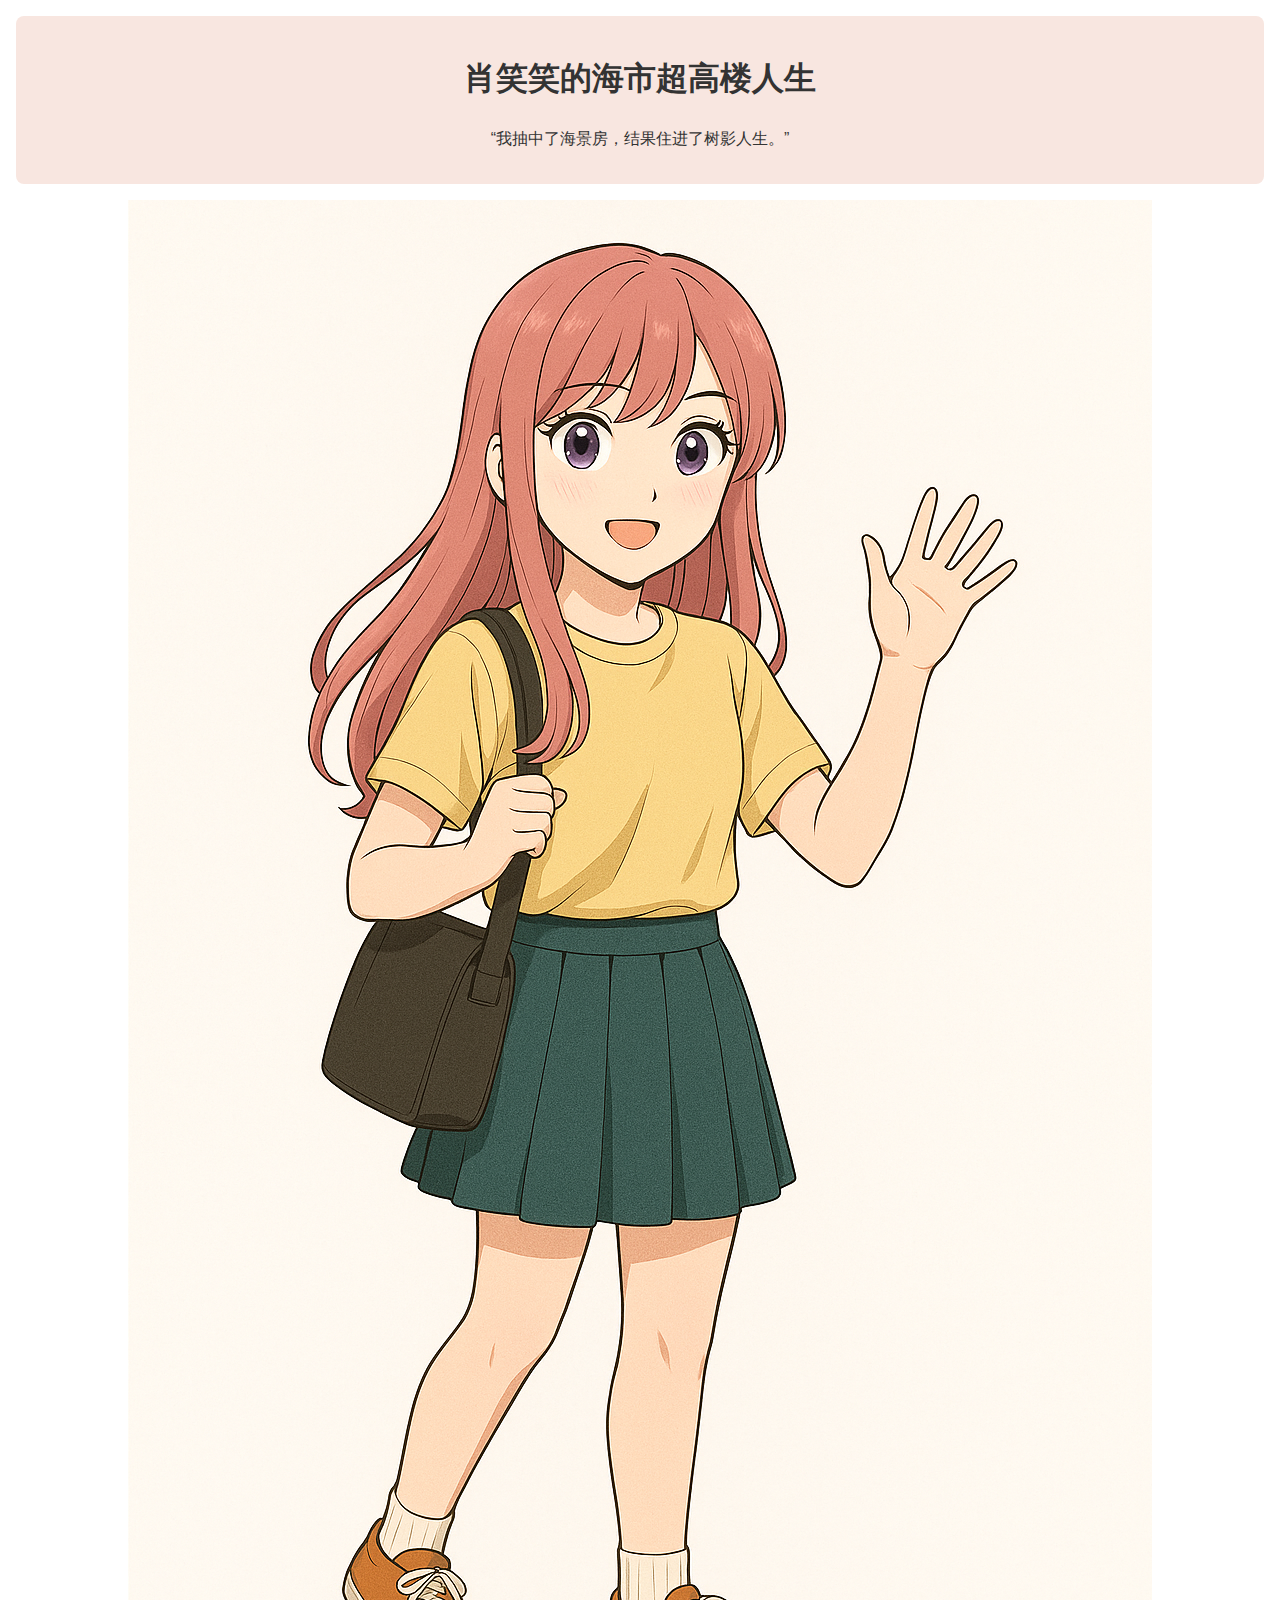
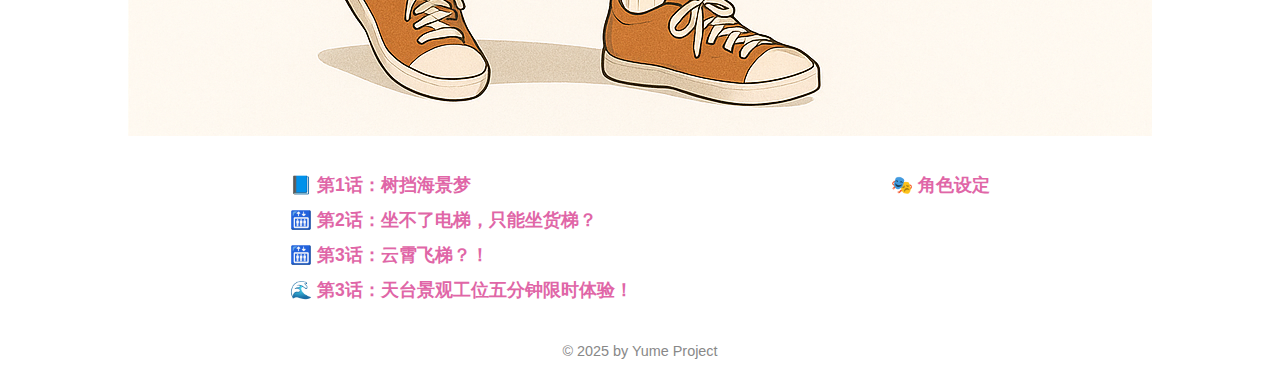
<file: index.html>
<!DOCTYPE html>
<html lang="zh">
<head>
  <meta charset="UTF-8" />
  <meta name="viewport" content="width=device-width, initial-scale=1.0"/>
  <title>肖笑笑的海市超高楼人生</title>
  <link rel="stylesheet" href="assets/css/style.css" />
</head>
<body>
  <header>
    <h1>肖笑笑的海市超高楼人生</h1>
    <p>“我抽中了海景房，结果住进了树影人生。”</p>
  </header>
  <section class="cover">
    <img src="assets/img/cover.png" alt="封面图" />
  </section>
<div style="display: flex; justify-content: space-between; align-items: flex-start; gap: 4rem; max-width: 700px; margin: 2rem auto;">
  <!-- 左列：漫画话数 -->
  <div style="display: flex; flex-direction: column; font-weight: bold; font-size: 1.1rem; line-height: 2;">
    <a href="episodes/01.html">📘 第1话：树挡海景梦</a>
    <a href="episodes/02.html">🛗 第2话：坐不了电梯，只能坐货梯？</a>
    <a href="episodes/03.html">🛗 第3话：云霄飞梯？！</a>
    <a href="episodes/04.html">🌊 第3话：天台景观工位五分钟限时体验！</a>
  </div>

  <!-- 右列：角色设定 -->
  <div style="font-weight: bold; font-size: 1.1rem; line-height: 2; text-align: right;">
    <a href="characters.html">🎭 角色设定</a>
  </div>
</div>

  <footer>
    <p>© 2025 by Yume Project</p>
  </footer>
</body>
</html>
</file>
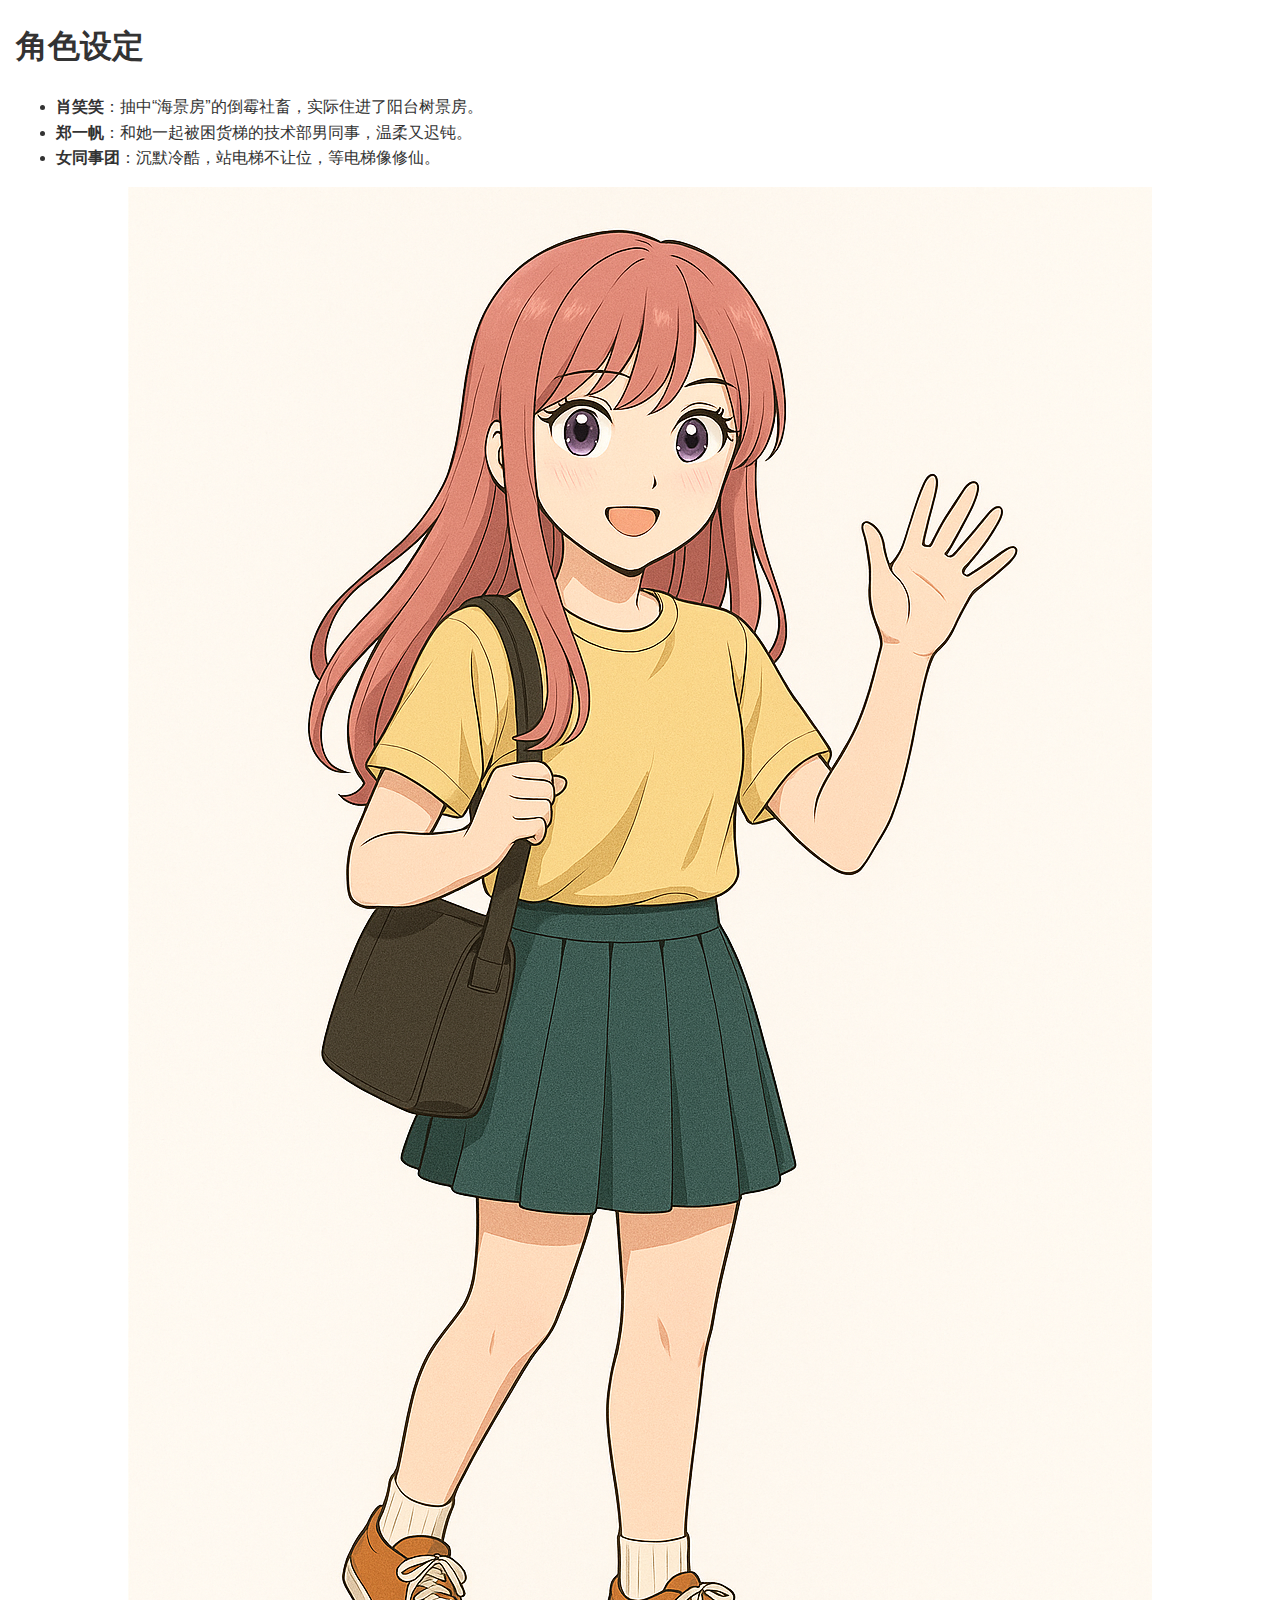
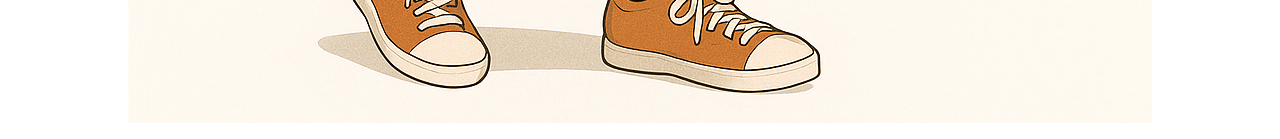
<file: characters.html>
<!DOCTYPE html>
<html lang="zh">
<head>
  <meta charset="UTF-8">
  <title>角色设定</title>
  <link rel="stylesheet" href="assets/css/style.css">
</head>
<body>
  <h1>角色设定</h1>
  <ul>
    <li><strong>肖笑笑</strong>：抽中“海景房”的倒霉社畜，实际住进了阳台树景房。</li>
    <li><strong>郑一帆</strong>：和她一起被困货梯的技术部男同事，温柔又迟钝。</li>
    <li><strong>女同事团</strong>：沉默冷酷，站电梯不让位，等电梯像修仙。</li>
  </ul>
  <img src="assets/img/cover.png" alt="肖笑笑设定图" />
</body>
</html>
</file>
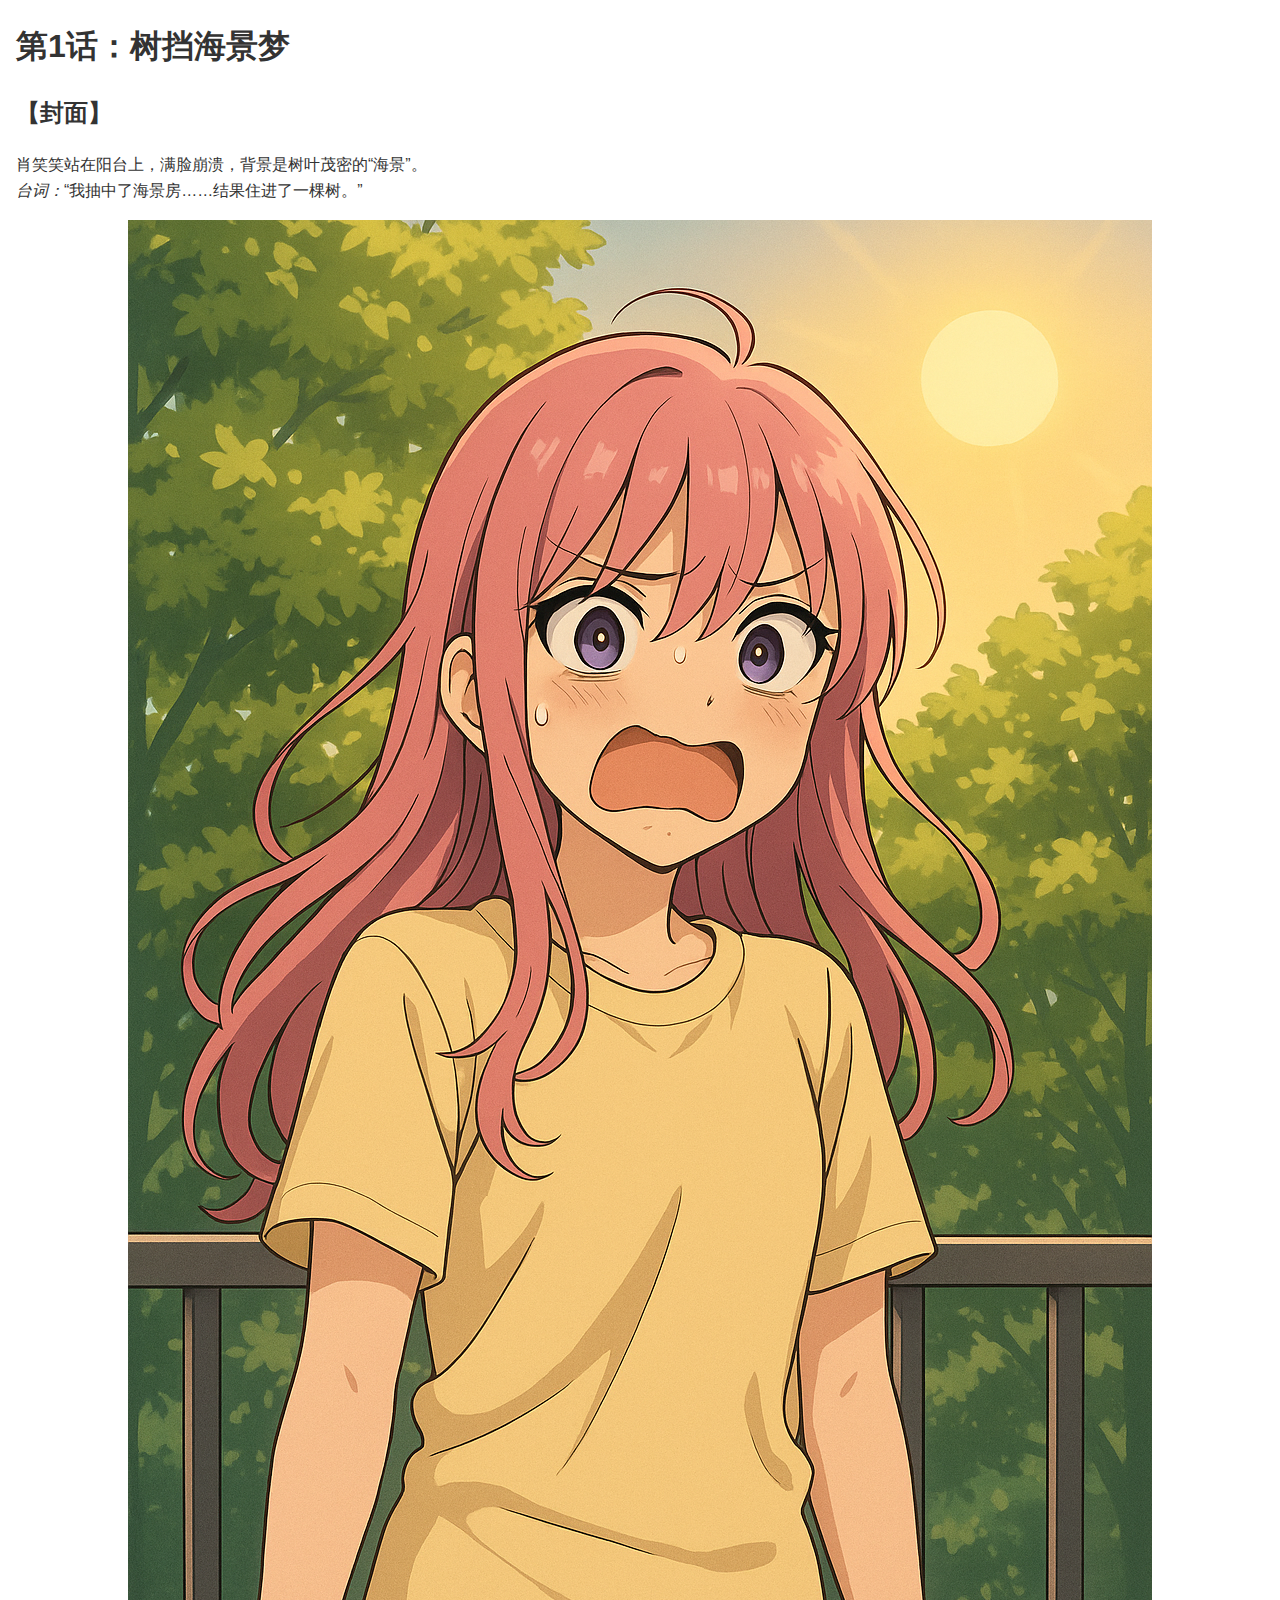
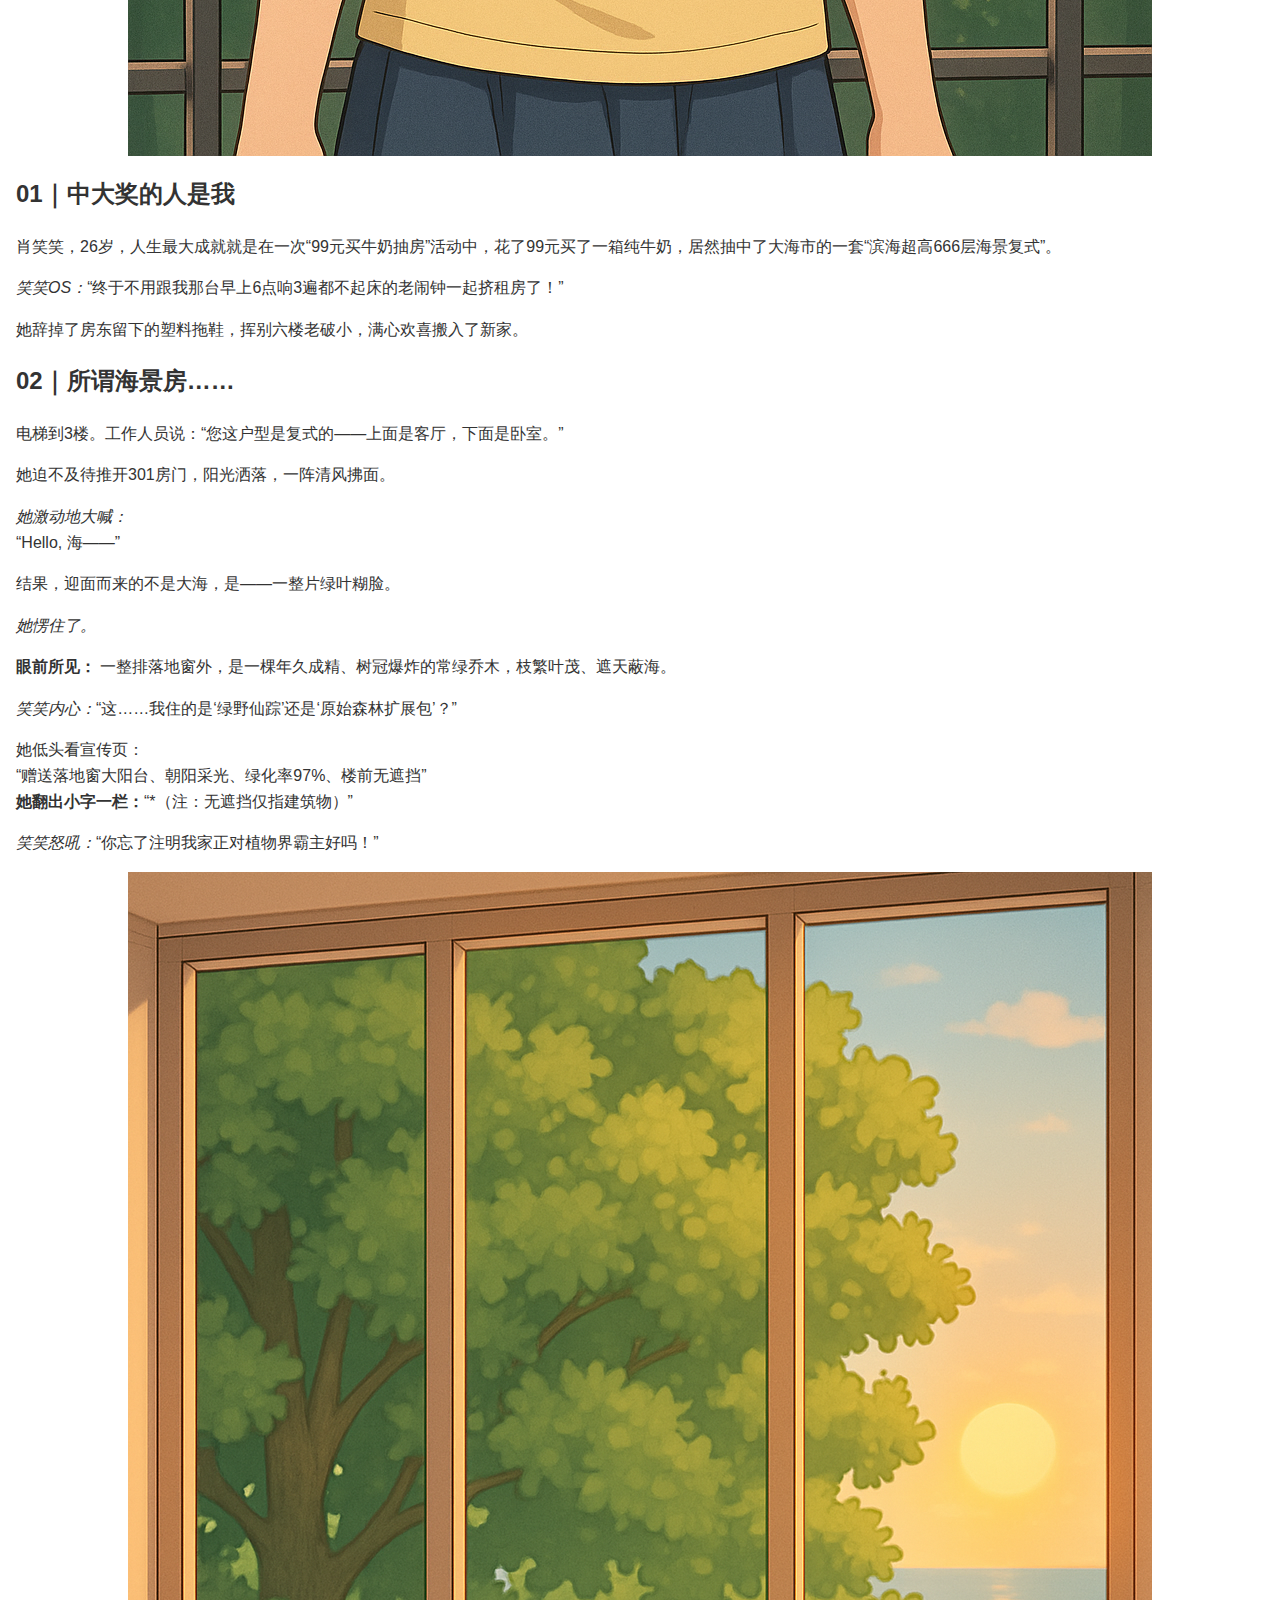
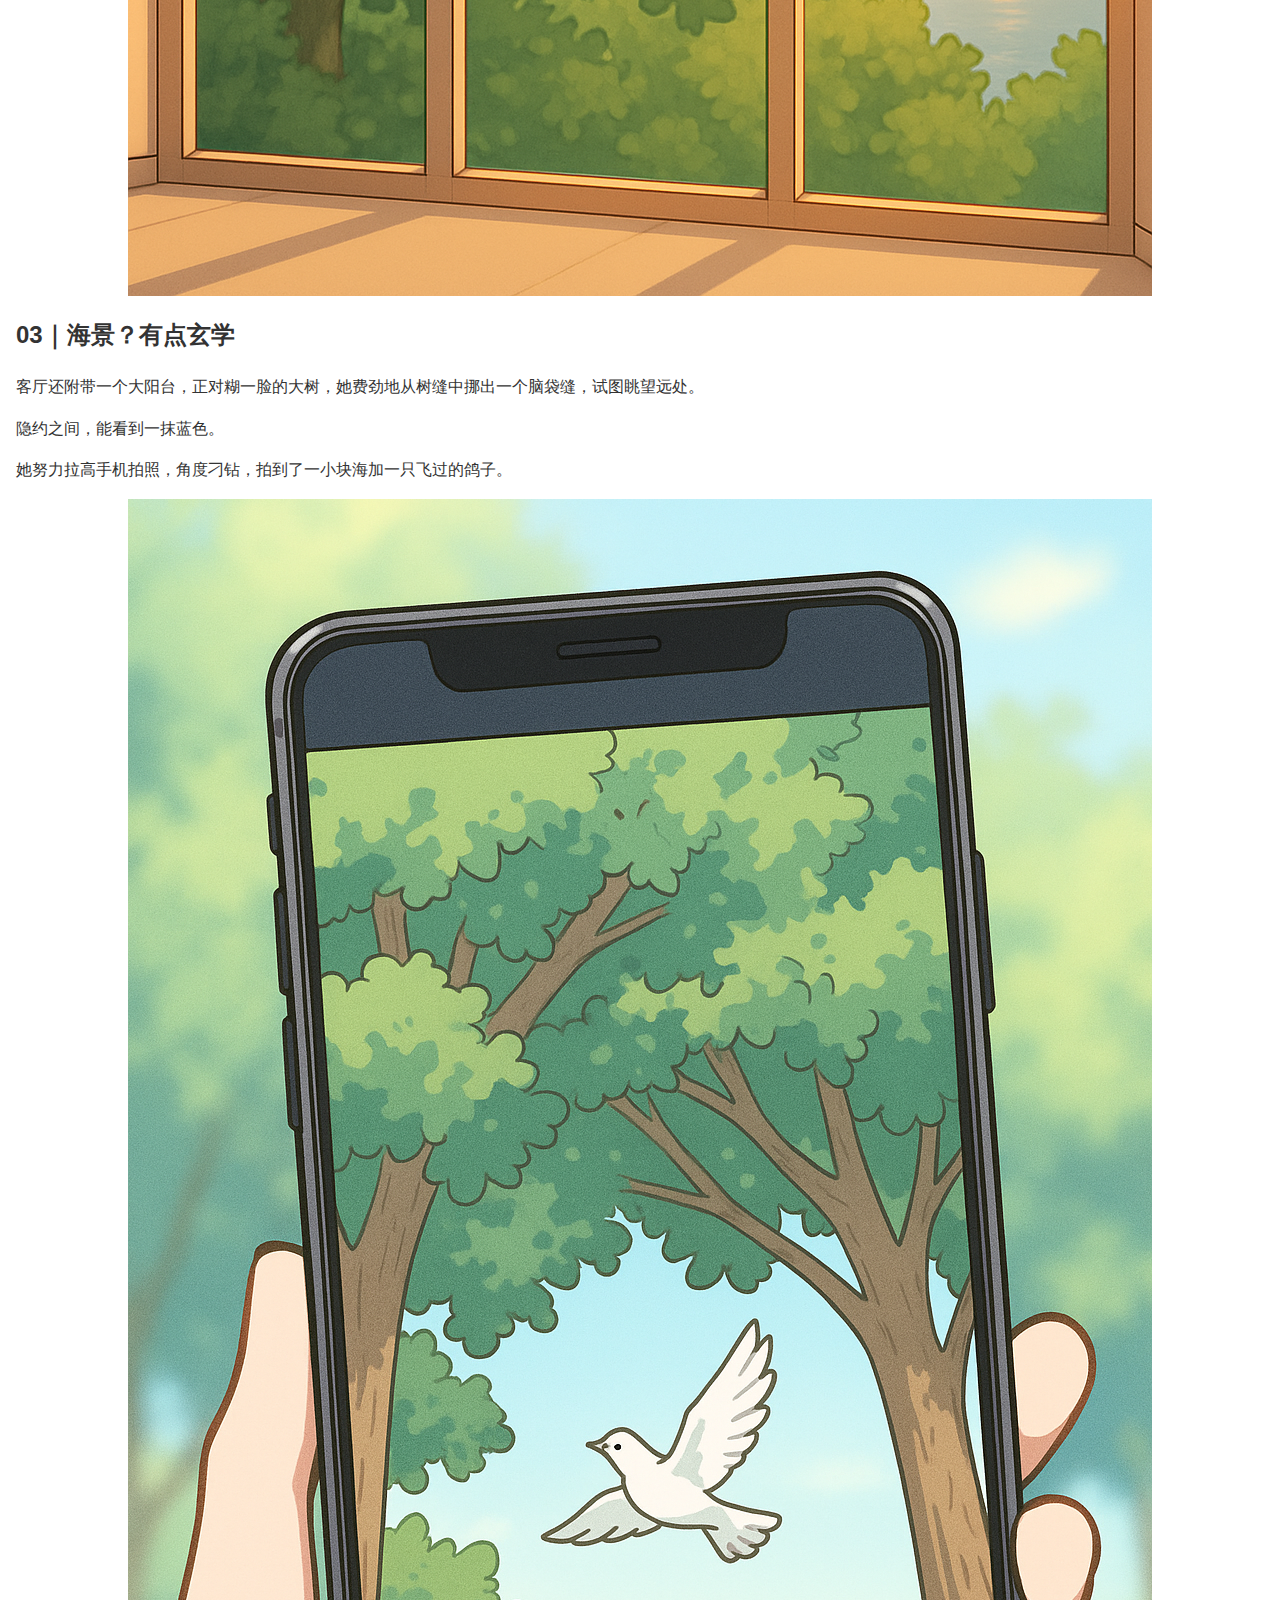
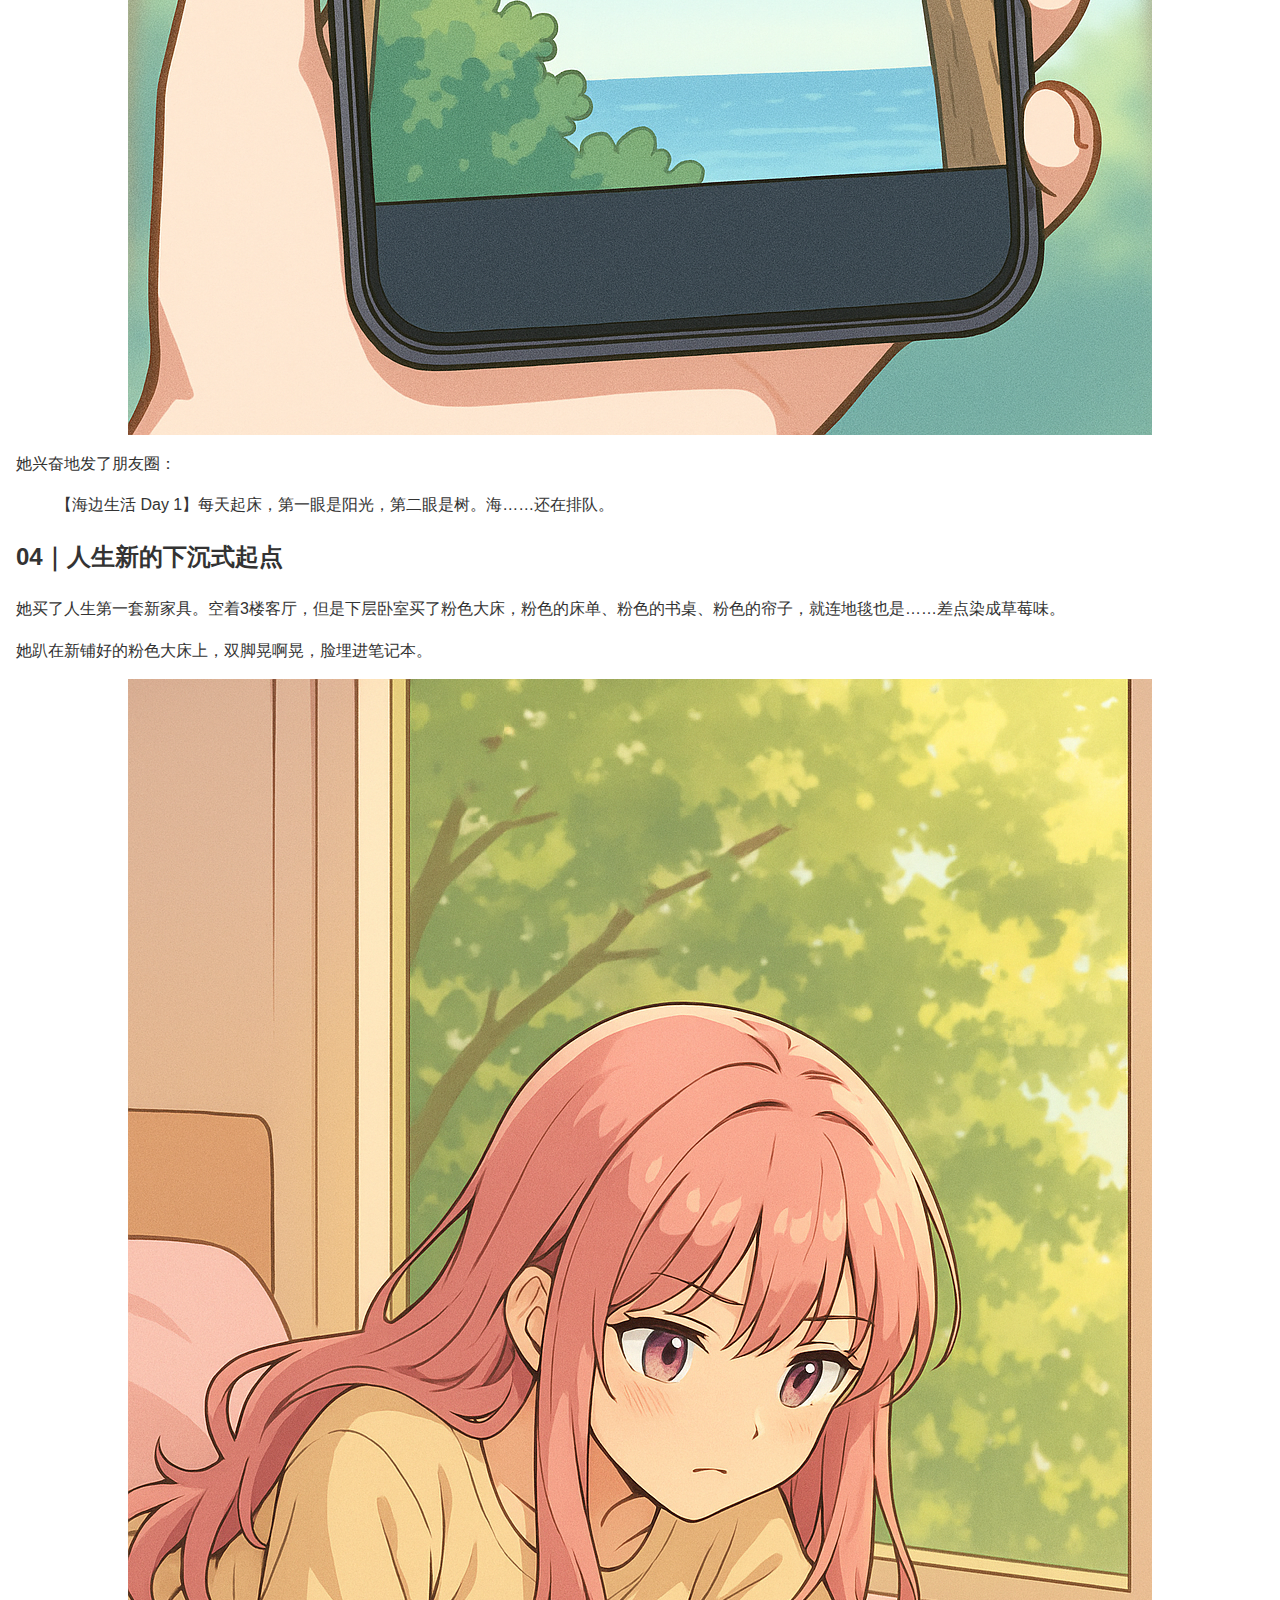
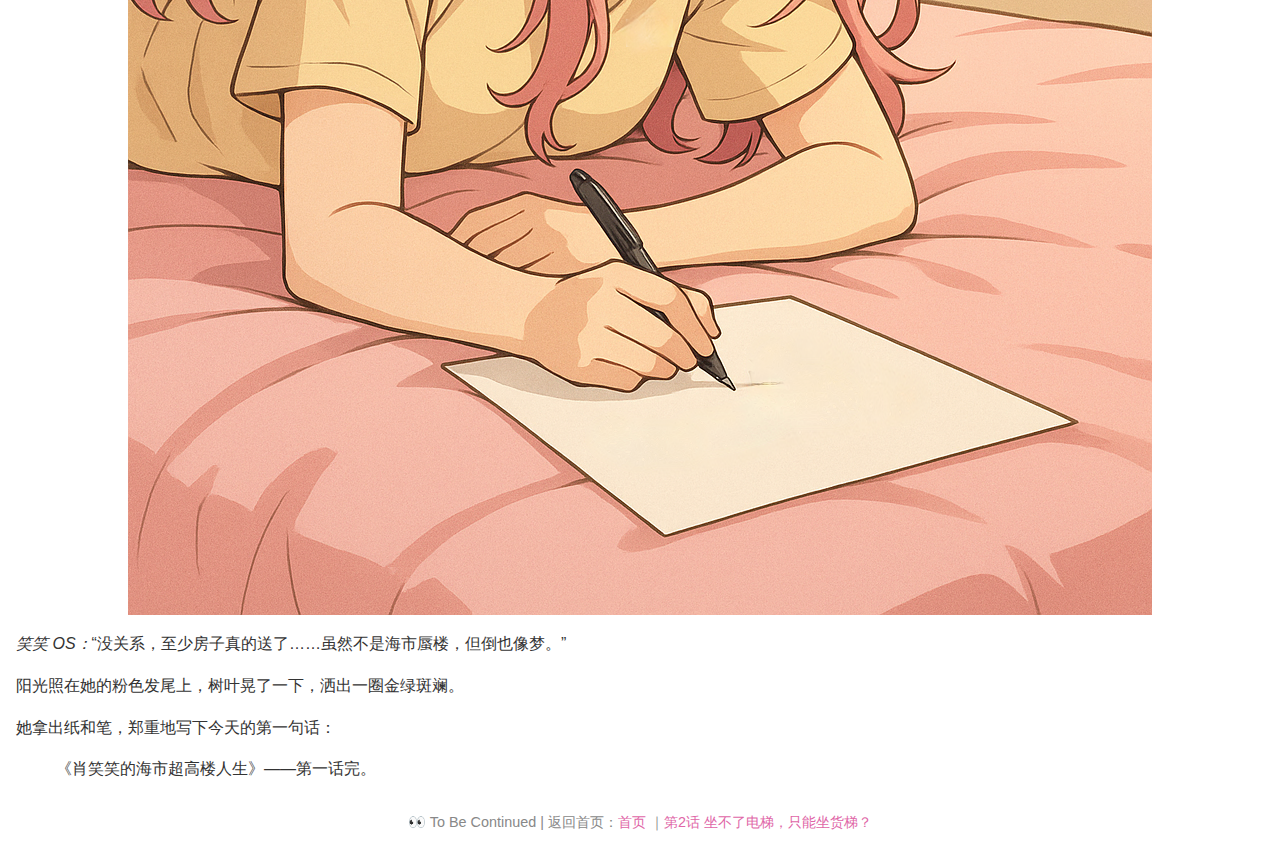
<file: episodes/01.html>
<!DOCTYPE html>
<html lang="zh">
<head>
  <meta charset="UTF-8">
  <title>第1话：树挡海景梦</title>
  <link rel="stylesheet" href="../assets/css/style.css">
</head>
<body>
  <h1>第1话：树挡海景梦</h1>

   <h2>【封面】</h2>
  肖笑笑站在阳台上，满脸崩溃，背景是树叶茂密的“海景”。<br>
  <em>台词：</em>“我抽中了海景房……结果住进了一棵树。”</p>

  <img src="../assets/img/1.png" alt="阳台树景封面图" />

  <h2>01｜中大奖的人是我</h2>
  <p>肖笑笑，26岁，人生最大成就就是在一次“99元买牛奶抽房”活动中，花了99元买了一箱纯牛奶，居然抽中了大海市的一套“滨海超高666层海景复式”。</p>

  <p><em>笑笑OS：</em>“终于不用跟我那台早上6点响3遍都不起床的老闹钟一起挤租房了！”</p>

  <p>她辞掉了房东留下的塑料拖鞋，挥别六楼老破小，满心欢喜搬入了新家。</p>

  <h2>02｜所谓海景房……</h2>
  <p>电梯到3楼。工作人员说：“您这户型是复式的——上面是客厅，下面是卧室。”</p>
  <p>她迫不及待推开301房门，阳光洒落，一阵清风拂面。</p>

  <p><em>她激动地大喊：</em><br>
  “Hello, 海——”</p>

  <p>结果，迎面而来的不是大海，是——一整片绿叶糊脸。</p>

  <p><em>她愣住了。</em></p>
  <p><strong>眼前所见：</strong> 一整排落地窗外，是一棵年久成精、树冠爆炸的常绿乔木，枝繁叶茂、遮天蔽海。</p>

  <p><em>笑笑内心：</em>“这……我住的是‘绿野仙踪’还是‘原始森林扩展包’？”</p>

  <p>她低头看宣传页：<br>
  “赠送落地窗大阳台、朝阳采光、绿化率97%、楼前无遮挡”<br>
  <strong>她翻出小字一栏：</strong>“*（注：无遮挡仅指建筑物）”</p>

  <p><em>笑笑怒吼：</em>“你忘了注明我家正对植物界霸主好吗！”</p>

  <img src="../assets/img/2.png" alt="客厅落地窗树景图" />

  <h2>03｜海景？有点玄学</h2>
  <p>客厅还附带一个大阳台，正对糊一脸的大树，她费劲地从树缝中挪出一个脑袋缝，试图眺望远处。</p>

  <p>隐约之间，能看到一抹蓝色。</p>
  <p>她努力拉高手机拍照，角度刁钻，拍到了一小块海加一只飞过的鸽子。</p>

  <img src="../assets/img/3.png" alt="手机拍到的一小块海与鸽子" /></p>

  <p>她兴奋地发了朋友圈：</p>
  <blockquote>【海边生活 Day 1】每天起床，第一眼是阳光，第二眼是树。海……还在排队。</blockquote>

  <h2>04｜人生新的下沉式起点</h2>
  <p>她买了人生第一套新家具。空着3楼客厅，但是下层卧室买了粉色大床，粉色的床单、粉色的书桌、粉色的帘子，就连地毯也是……差点染成草莓味。</p>

  <p>她趴在新铺好的粉色大床上，双脚晃啊晃，脸埋进笔记本。</p>

  <img src="../assets/img/4.png" alt="粉色大床写字的肖笑笑" />

  <p><em>笑笑 OS：</em>“没关系，至少房子真的送了……虽然不是海市蜃楼，但倒也像梦。”</p>

  <p>阳光照在她的粉色发尾上，树叶晃了一下，洒出一圈金绿斑斓。</p>

  <p>她拿出纸和笔，郑重地写下今天的第一句话：</p>
  <blockquote>《肖笑笑的海市超高楼人生》——第一话完。</blockquote>

  <footer>
    <p>👀 To Be Continued | 返回首页：<a href="../index.html">首页</a> ｜<a href="02.html">第2话 坐不了电梯，只能坐货梯？</a></p>
  </footer>
</body>
</html>
</file>
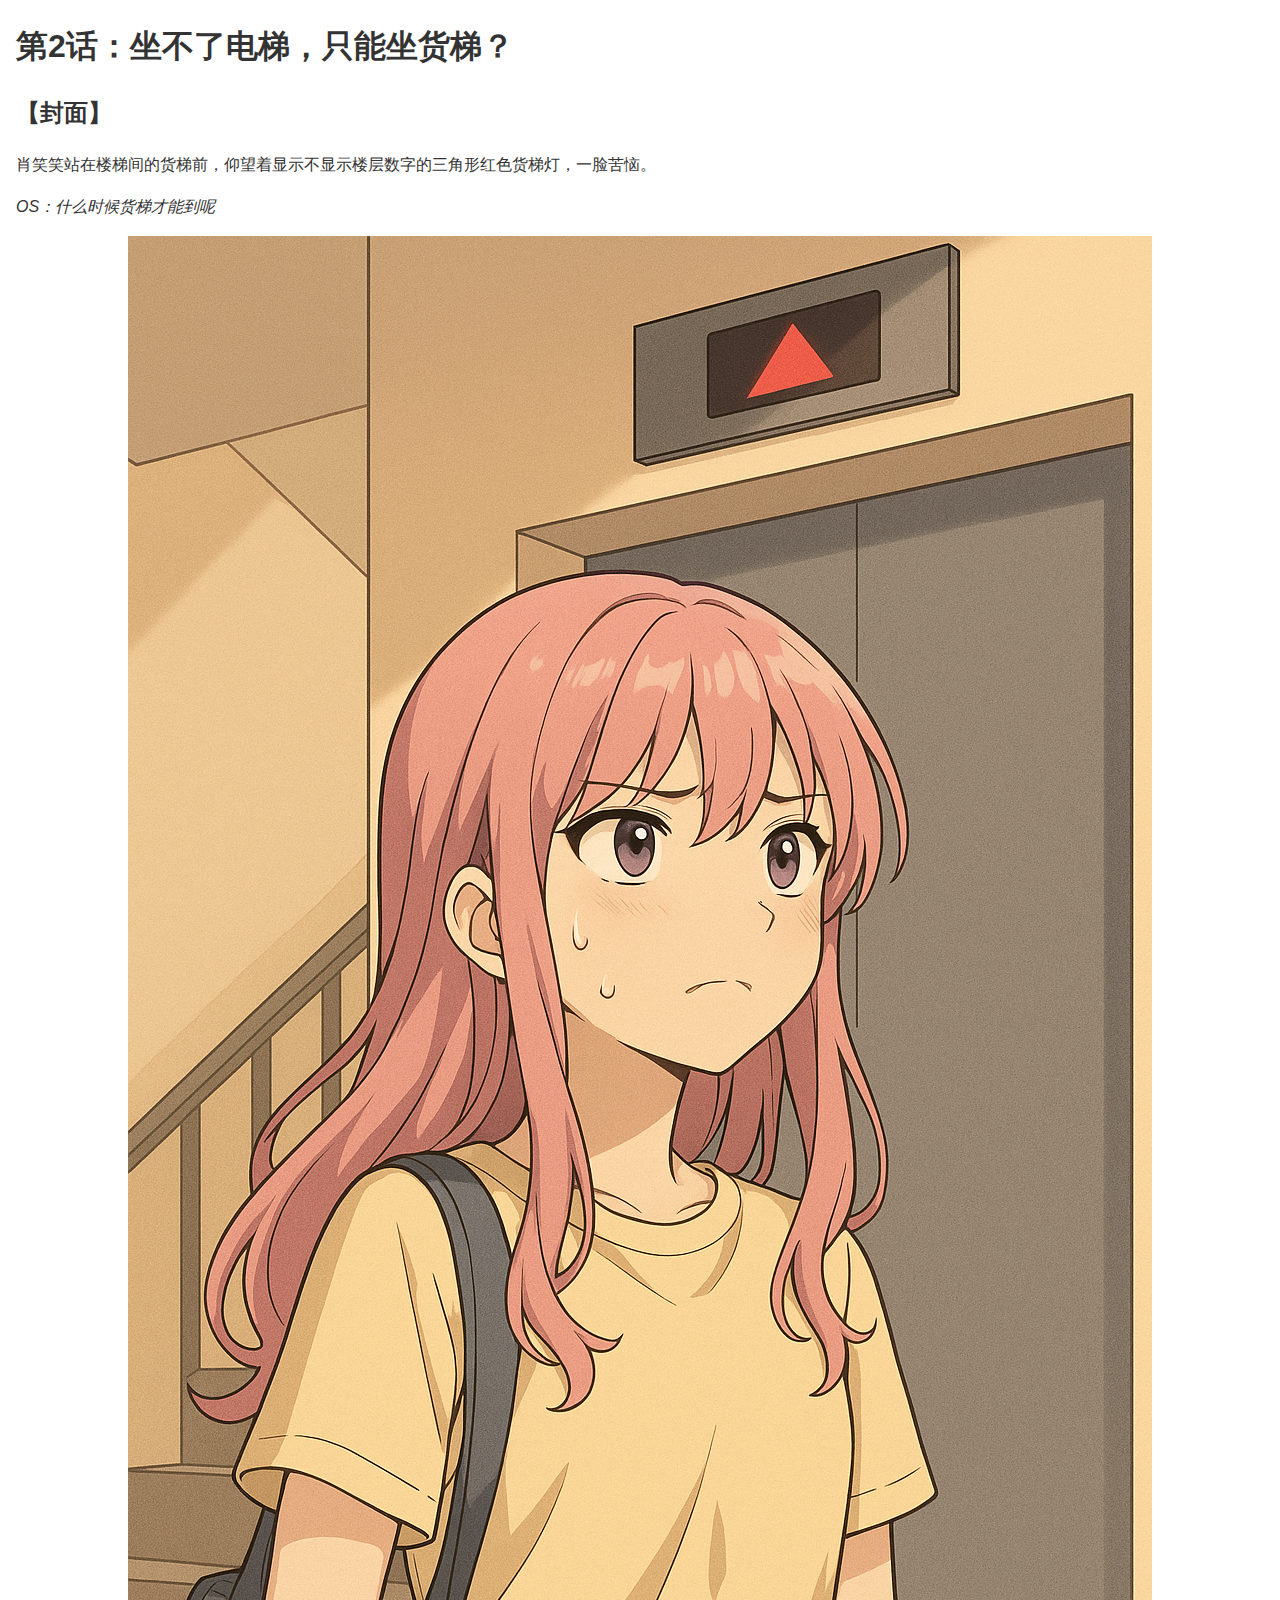
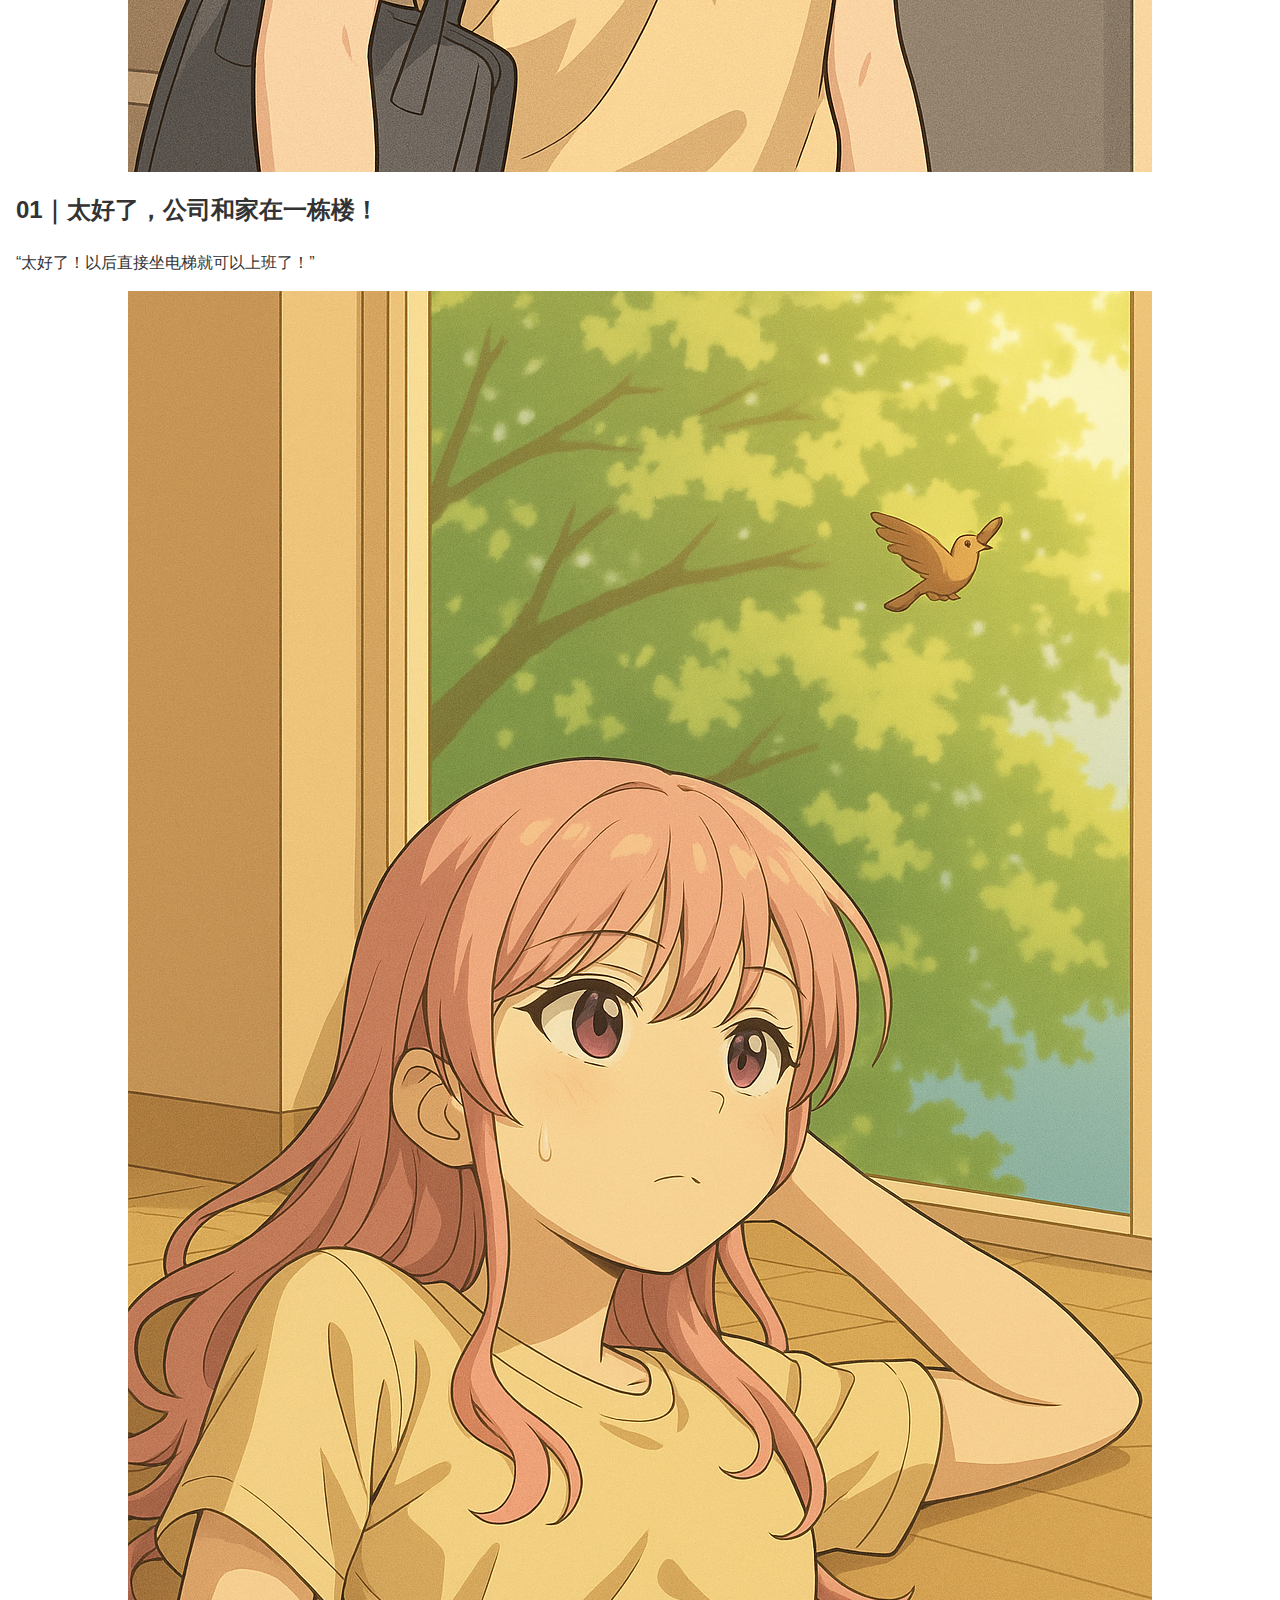
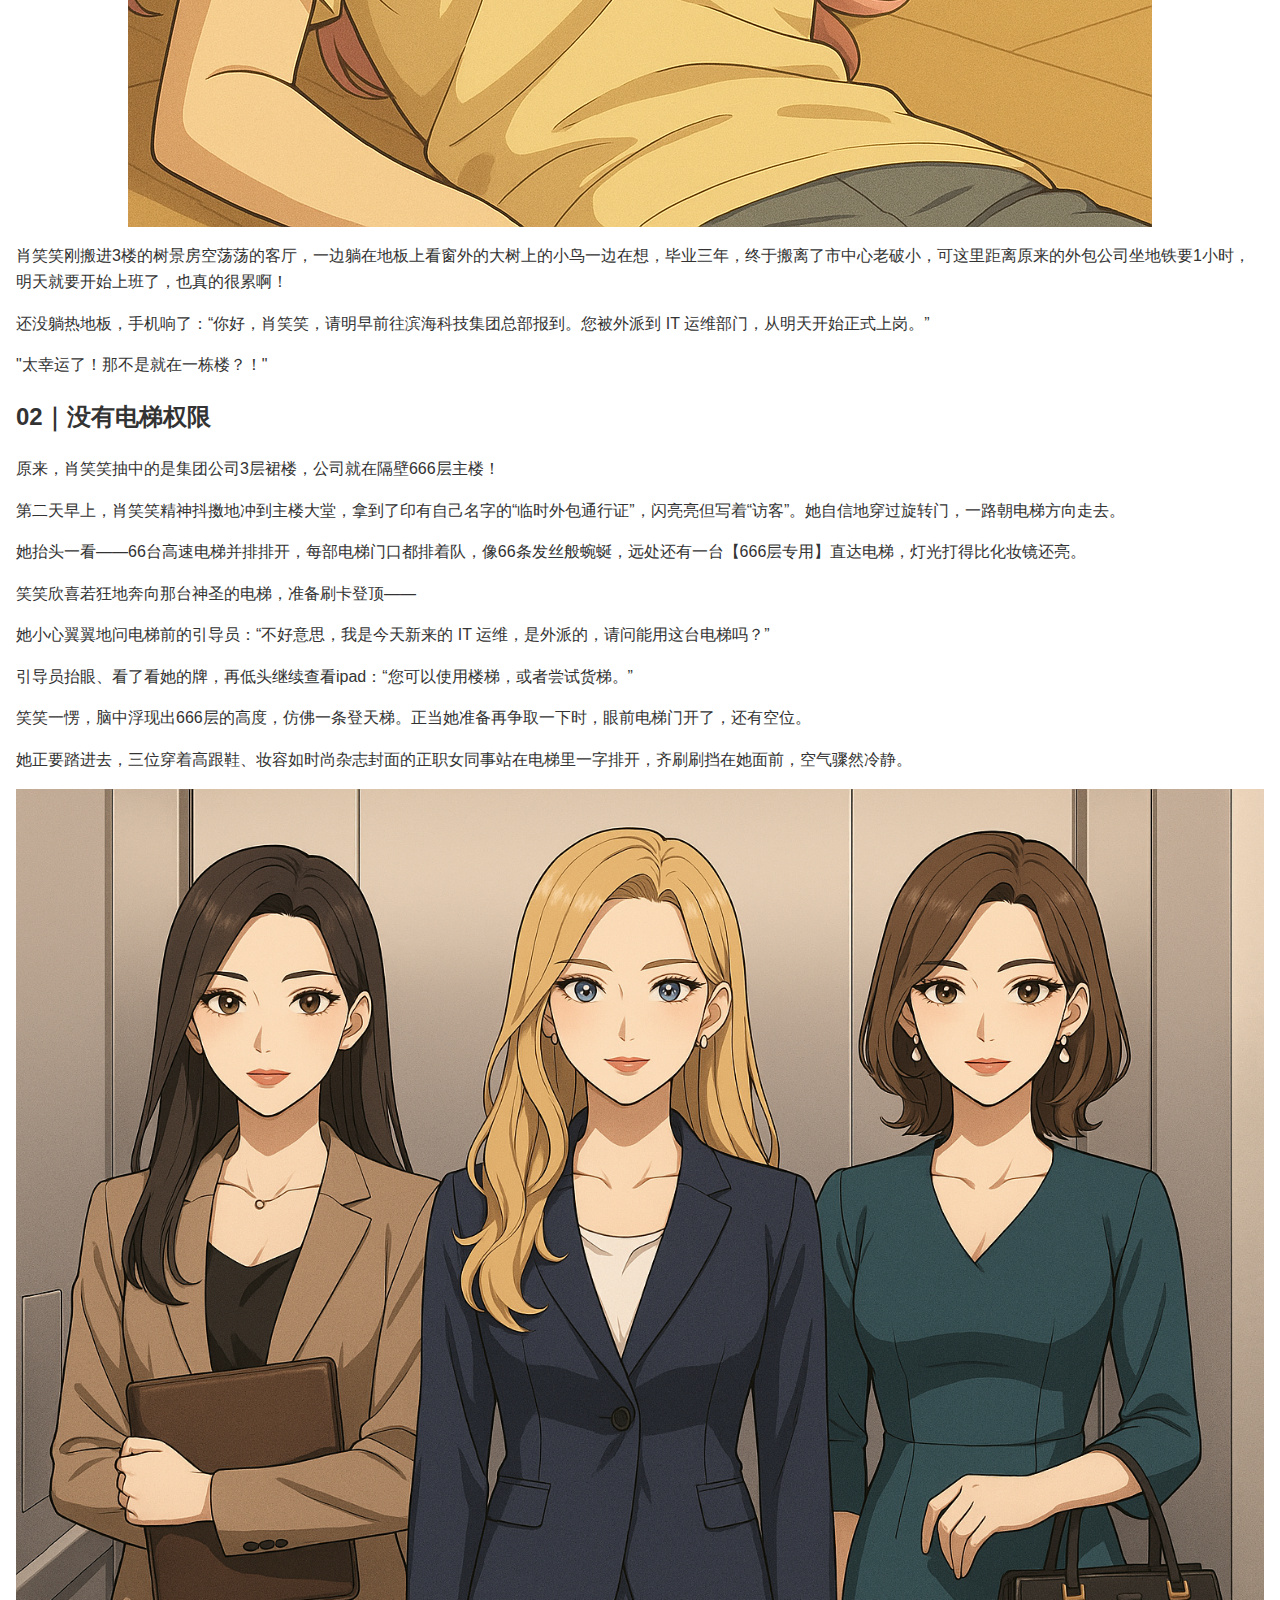
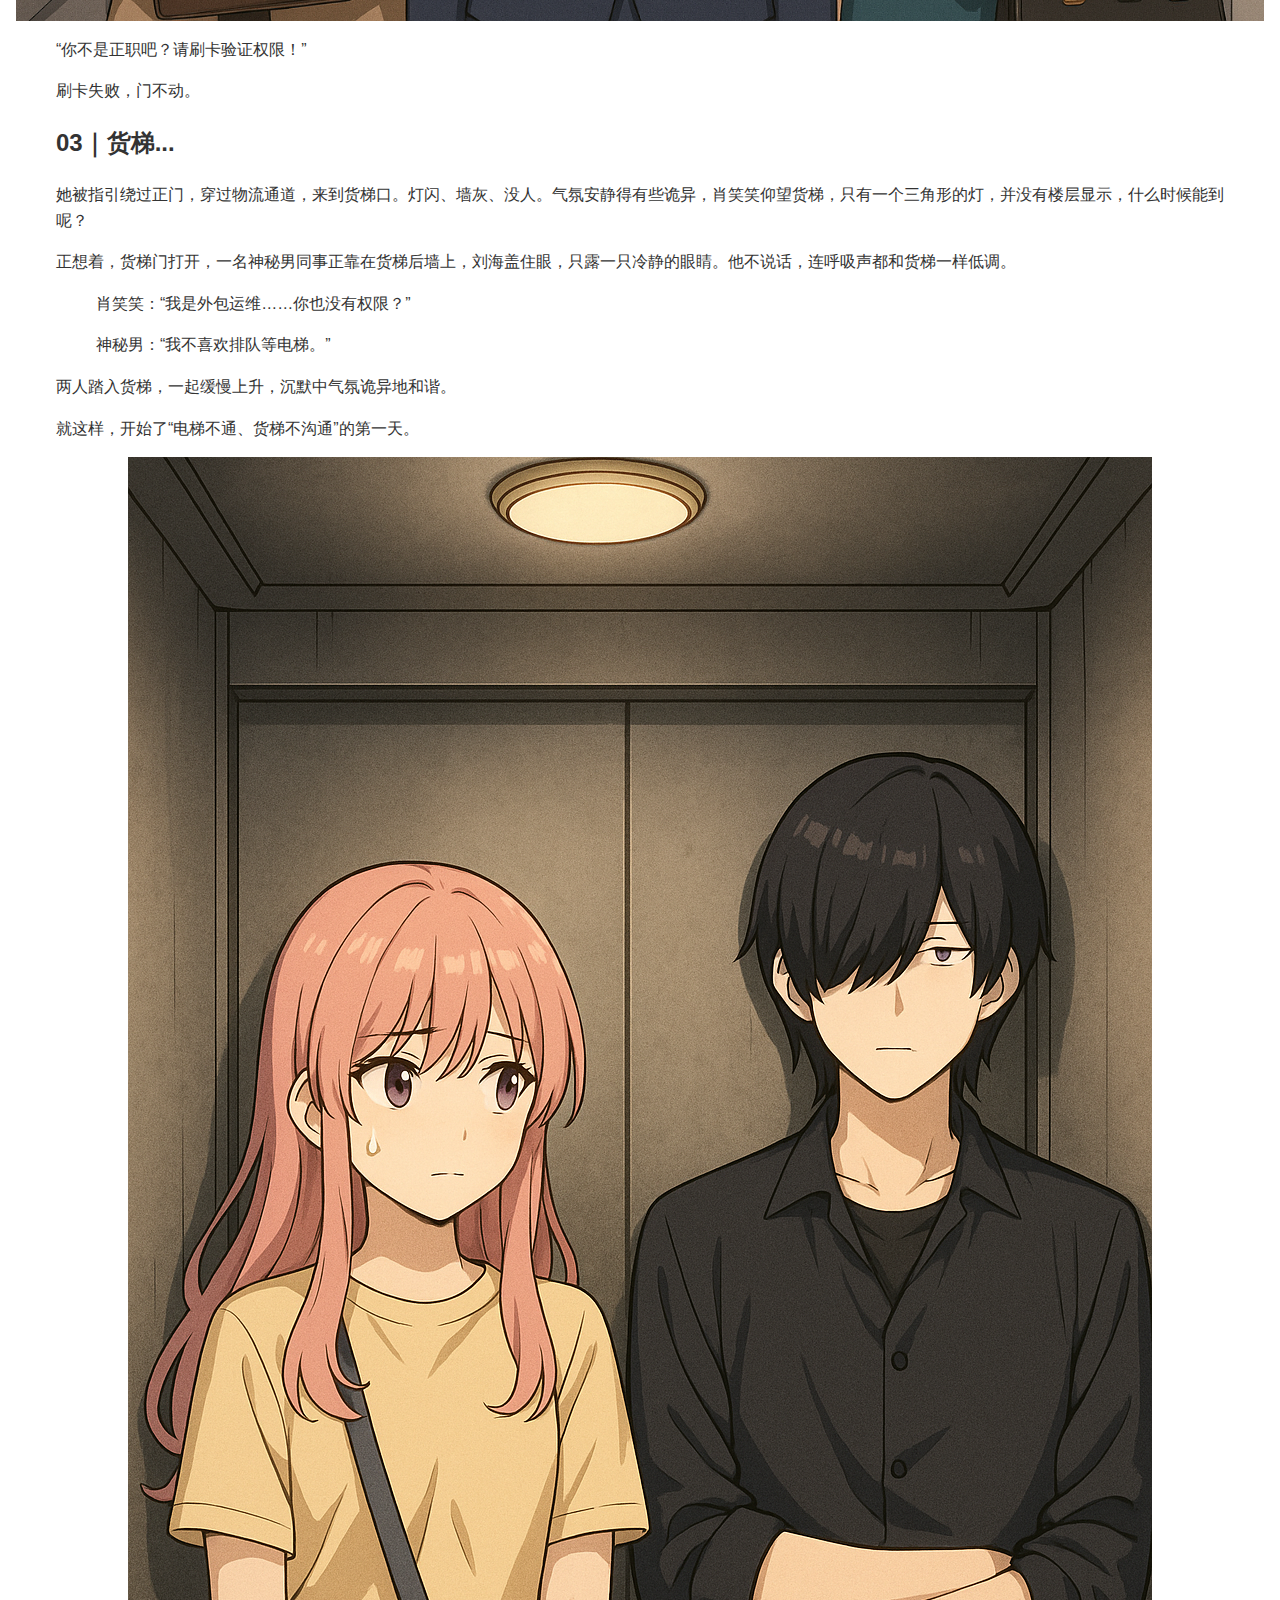
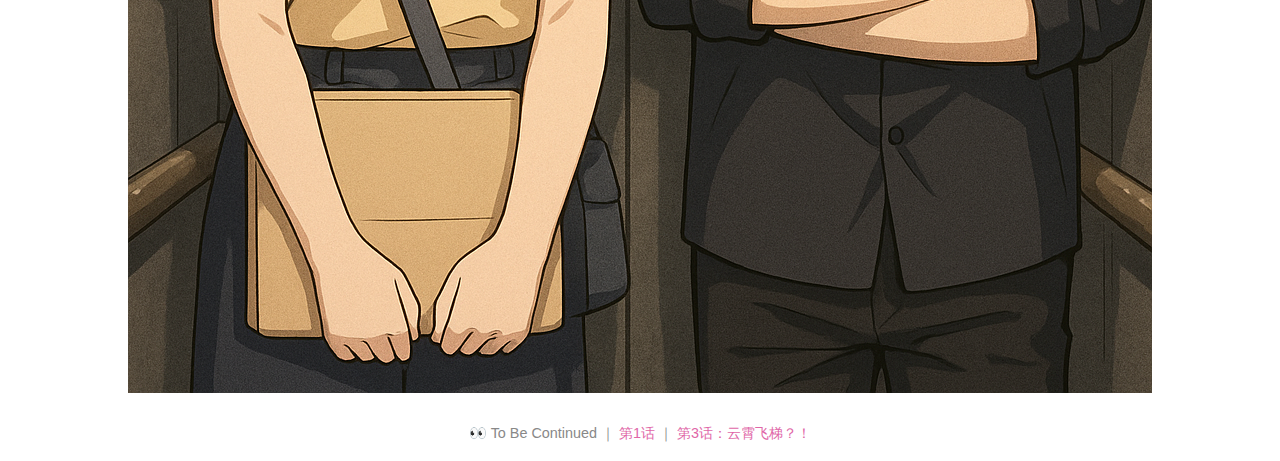
<file: episodes/02.html>
<!DOCTYPE html>
<html lang="zh">
<head>
  <meta charset="UTF-8">
  <title>第2话：坐不了电梯，只能坐货梯？</title>
  <link rel="stylesheet" href="../assets/css/style.css">
</head>
<body>
  <h1>第2话：坐不了电梯，只能坐货梯？</h1>

  <h2>【封面】</h2>
  <p>肖笑笑站在楼梯间的货梯前，仰望着显示不显示楼层数字的三角形红色货梯灯，一脸苦恼。</p>
  <p><em>OS：什么时候货梯才能到呢</em></p>
  
  <p><img src="../assets/img/cover2.png" alt="肖笑笑站在货梯前仰望，一脸苦恼" /></p>

  <h2>01｜太好了，公司和家在一栋楼！</h2>
  <p>“太好了！以后直接坐电梯就可以上班了！”</p>
  <p><img src="../assets/img/21.png" alt="躺在地板上看窗外树上鸟的肖笑笑" /></p>
  <p>肖笑笑刚搬进3楼的树景房空荡荡的客厅，一边躺在地板上看窗外的大树上的小鸟一边在想，毕业三年，终于搬离了市中心老破小，可这里距离原来的外包公司坐地铁要1小时，明天就要开始上班了，也真的很累啊！</p>
  <p>还没躺热地板，手机响了：“你好，肖笑笑，请明早前往滨海科技集团总部报到。您被外派到 IT 运维部门，从明天开始正式上岗。”</p>
  <p>"太幸运了！那不是就在一栋楼？！"</p>

  <h2>02｜没有电梯权限</h2>
  <p>原来，肖笑笑抽中的是集团公司3层裙楼，公司就在隔壁666层主楼！</p>
  <p>第二天早上，肖笑笑精神抖擞地冲到主楼大堂，拿到了印有自己名字的“临时外包通行证”，闪亮亮但写着“访客”。她自信地穿过旋转门，一路朝电梯方向走去。</p>
  <p>她抬头一看——66台高速电梯并排排开，每部电梯门口都排着队，像66条发丝般蜿蜒，远处还有一台【666层专用】直达电梯，灯光打得比化妆镜还亮。</p>  
<p>笑笑欣喜若狂地奔向那台神圣的电梯，准备刷卡登顶——</p>
  <p>她小心翼翼地问电梯前的引导员：“不好意思，我是今天新来的 IT 运维，是外派的，请问能用这台电梯吗？”</p>
  <p>引导员抬眼、看了看她的牌，再低头继续查看ipad：“您可以使用楼梯，或者尝试货梯。”</p>
  <p>笑笑一愣，脑中浮现出666层的高度，仿佛一条登天梯。正当她准备再争取一下时，眼前电梯门开了，还有空位。</p>
  <p>她正要踏进去，三位穿着高跟鞋、妆容如时尚杂志封面的正职女同事站在电梯里一字排开，齐刷刷挡在她面前，空气骤然冷静。</p>
<p><img src="../assets/img/3c.png" alt="正职女同事挡在电梯门前，肖笑笑刷卡失败" /></p>
  
  <blockquote>
    <p>“你不是正职吧？请刷卡验证权限！”</p>
  <p>刷卡失败，门不动。</p>

  <h2>03｜货梯...</h2>
  <p>她被指引绕过正门，穿过物流通道，来到货梯口。灯闪、墙灰、没人。气氛安静得有些诡异，肖笑笑仰望货梯，只有一个三角形的灯，并没有楼层显示，什么时候能到呢？</p>

  <p>正想着，货梯门打开，一名神秘男同事正靠在货梯后墙上，刘海盖住眼，只露一只冷静的眼睛。他不说话，连呼吸声都和货梯一样低调。</p>
  <blockquote>
    <p>肖笑笑：“我是外包运维……你也没有权限？”</p>
    <p>神秘男：“我不喜欢排队等电梯。”</p>
  </blockquote>
  <p>两人踏入货梯，一起缓慢上升，沉默中气氛诡异地和谐。</p>
  <p>就这样，开始了“电梯不通、货梯不沟通”的第一天。</p>
  <p><img src="../assets/img/23.png" alt="货梯内，肖笑笑与郑正真并排沉默上升" /></p>
    
  <footer>
  <p>👀 To Be Continued ｜ <a href="01.html">第1话</a> ｜ <a href="03.html">第3话：云霄飞梯？！</a></p>
</footer>
</body>
</html>
</file>
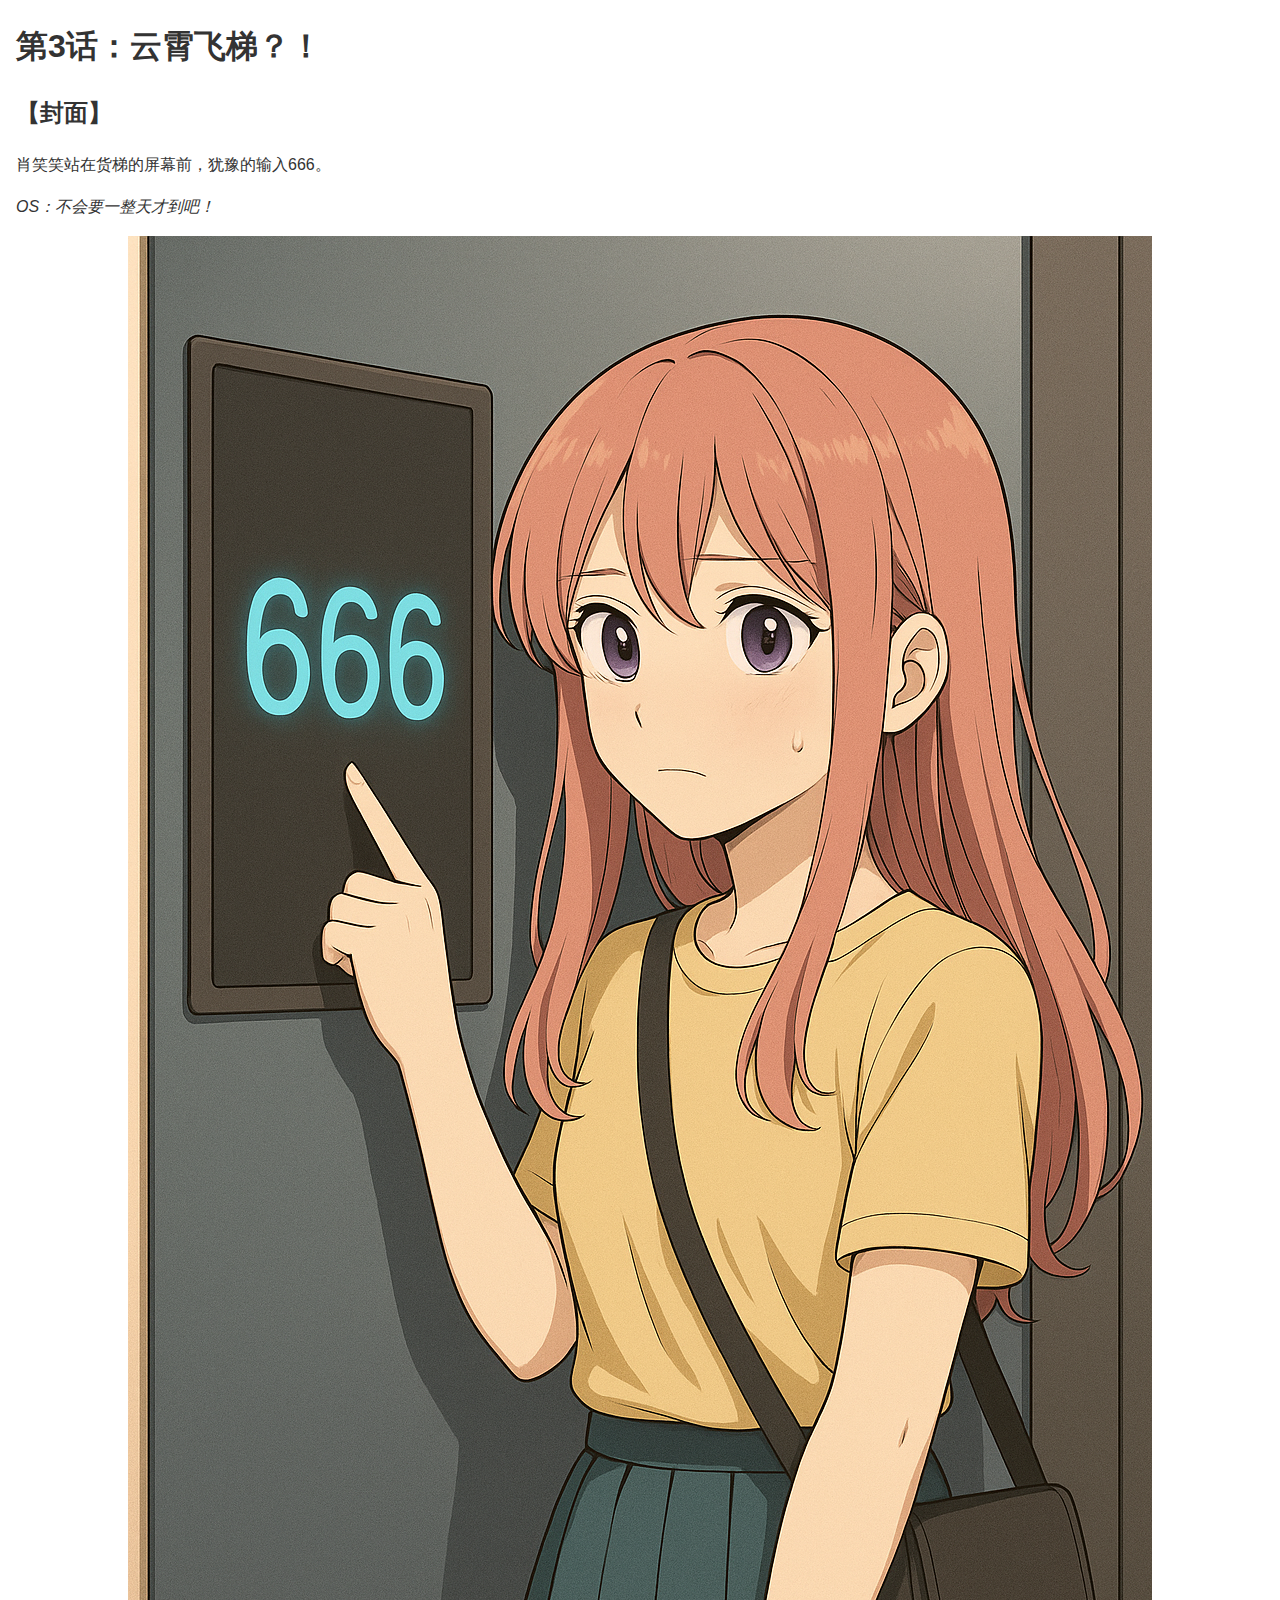
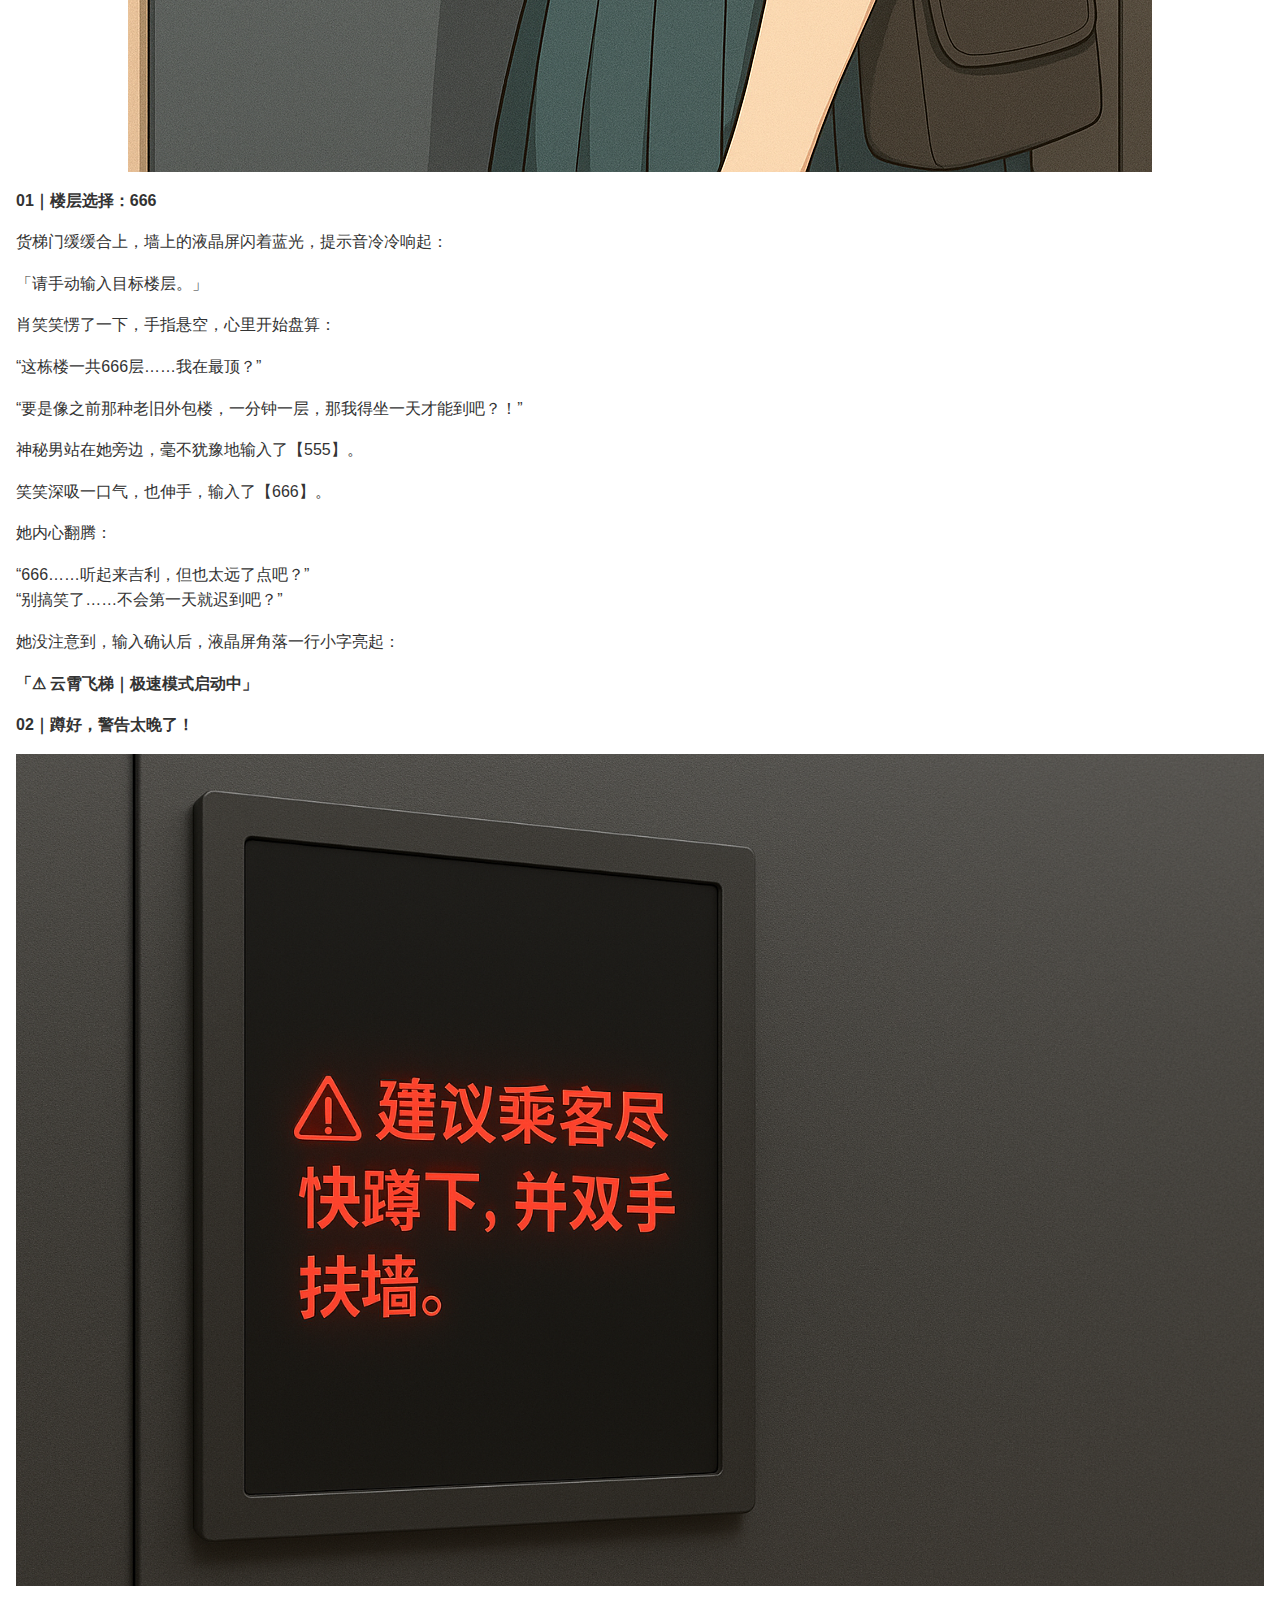
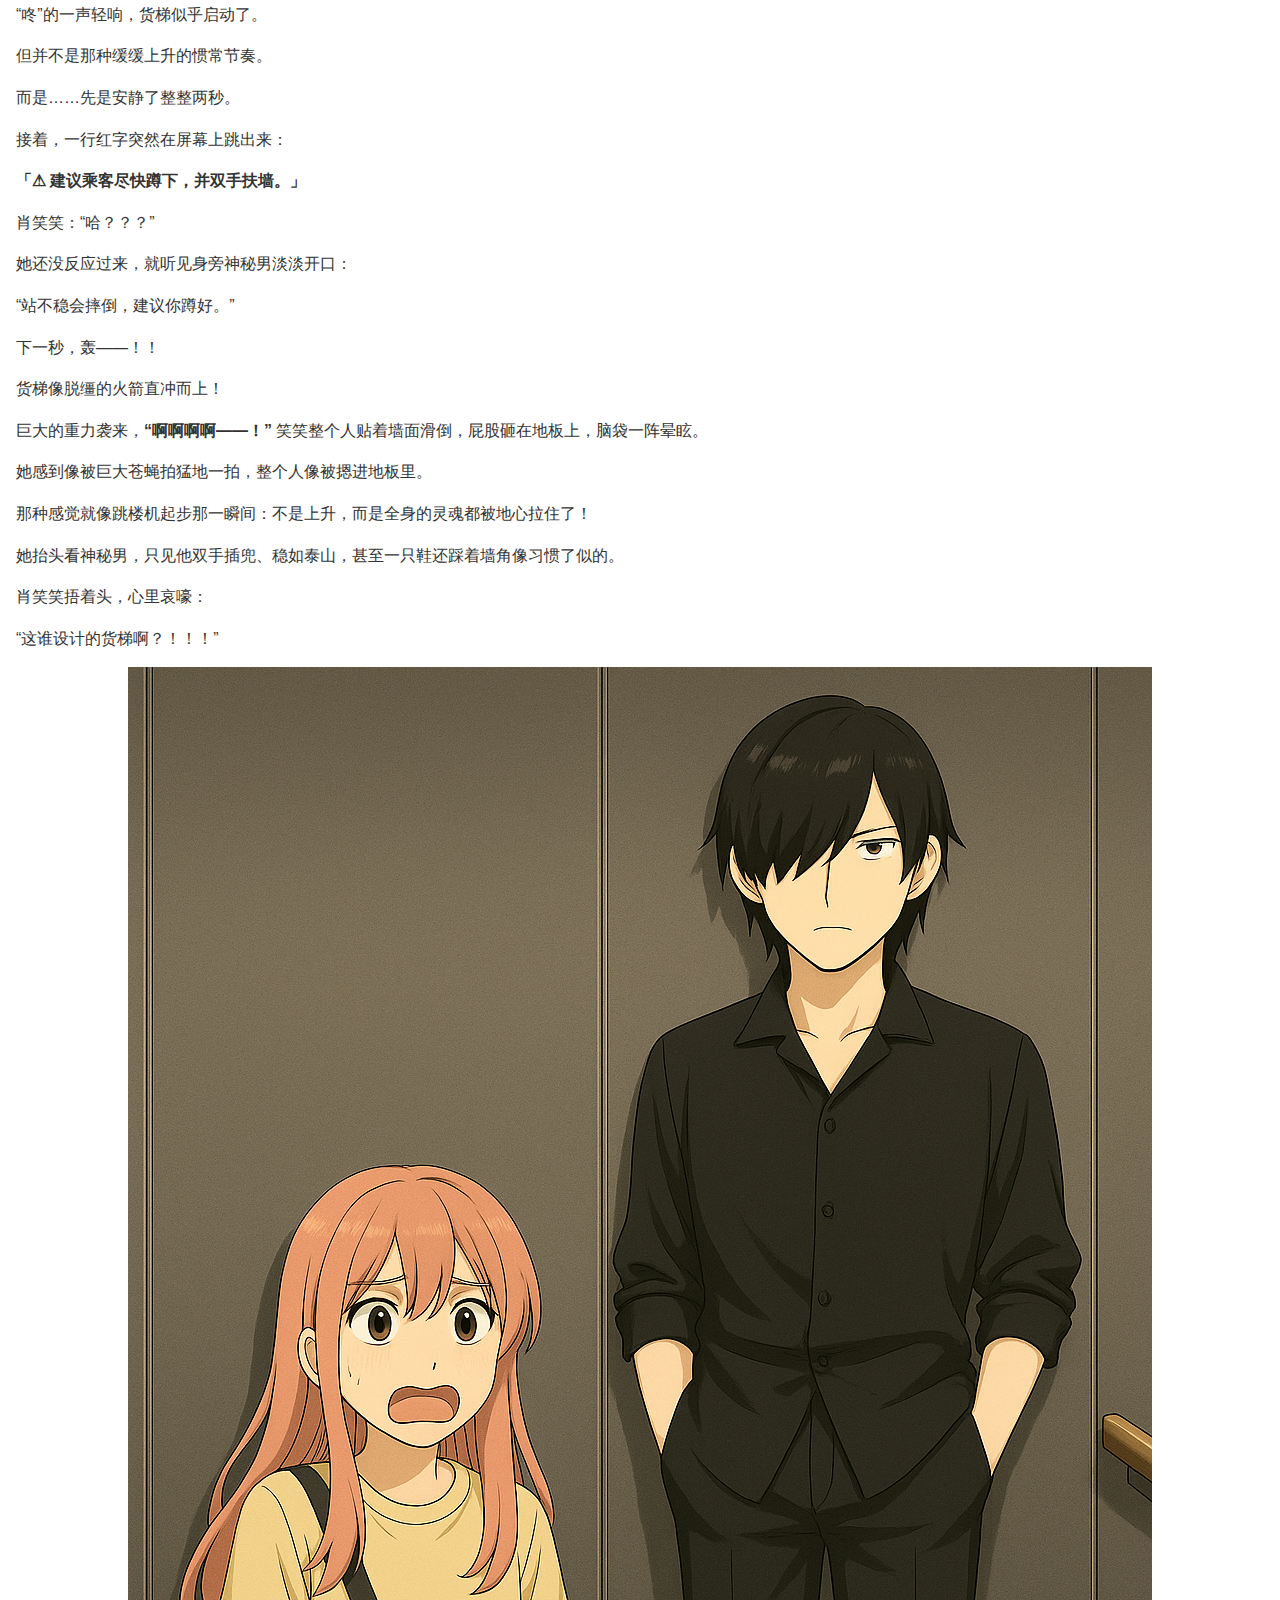
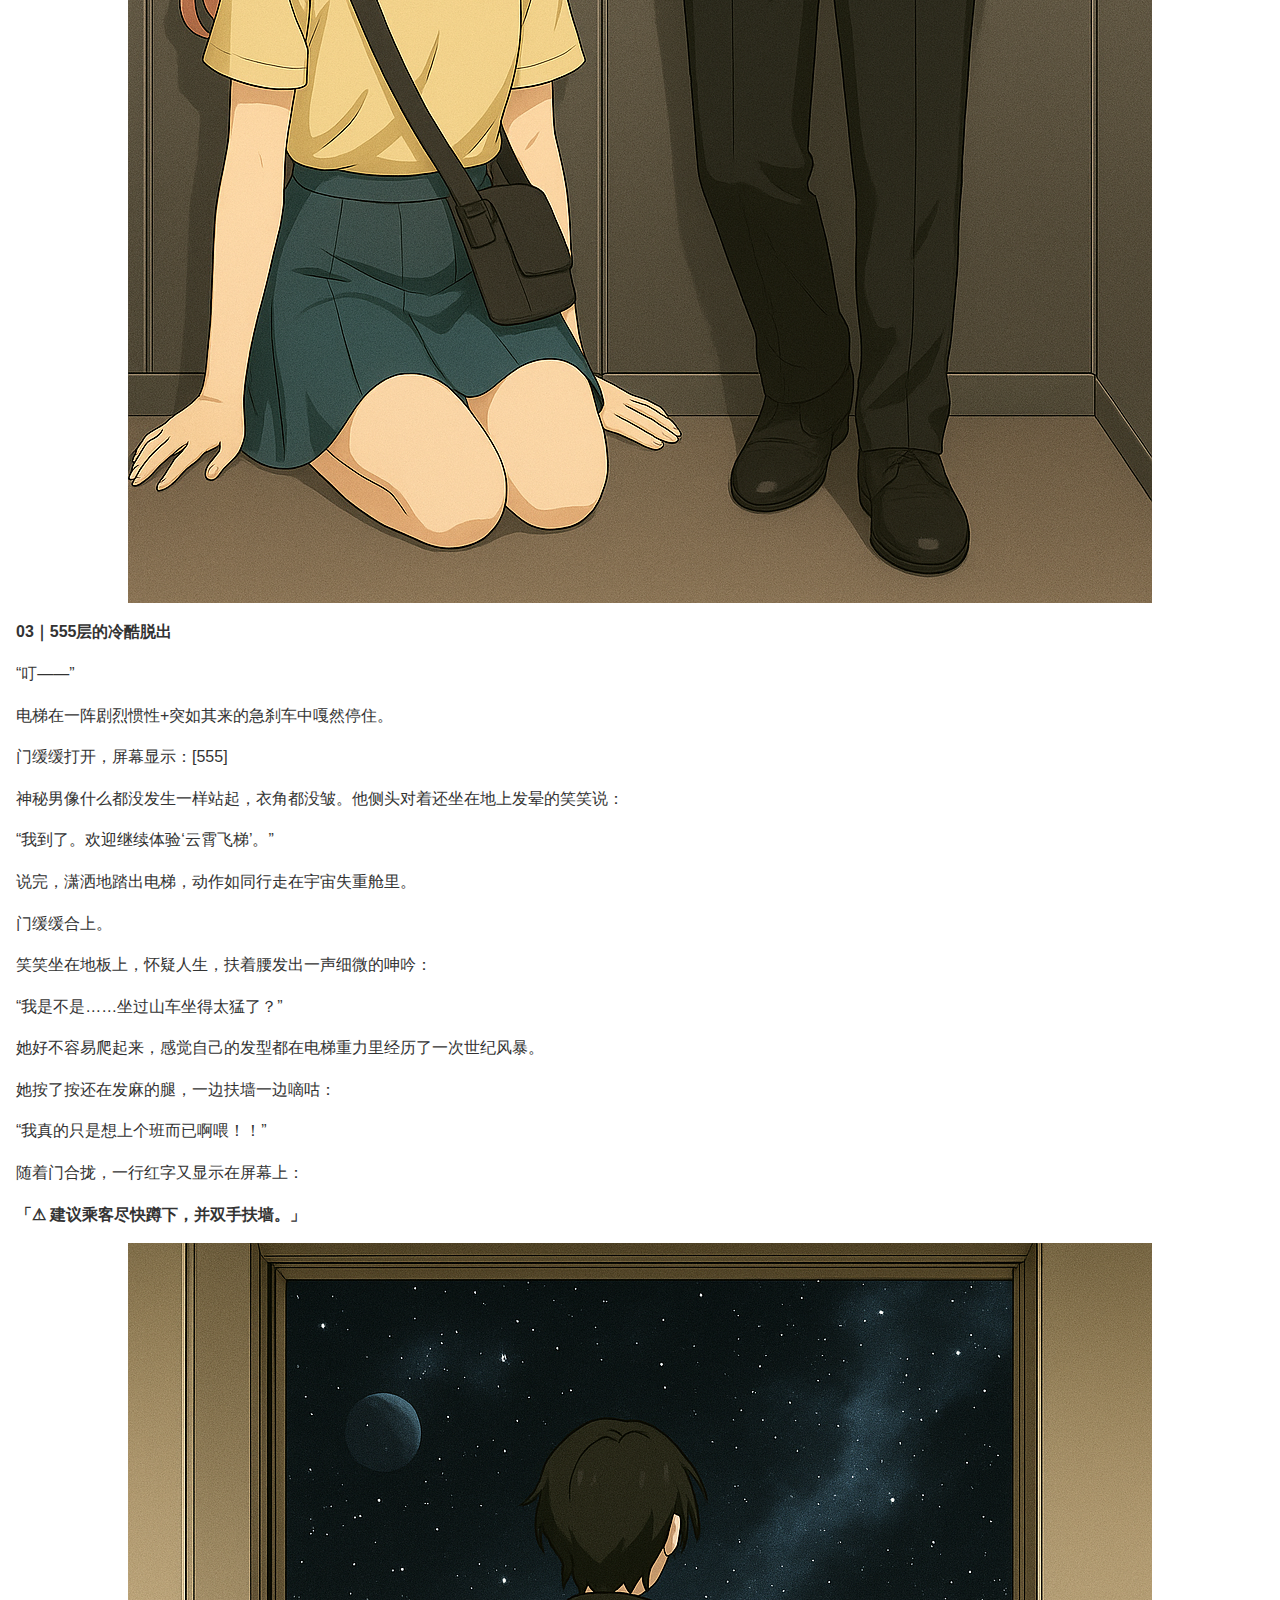
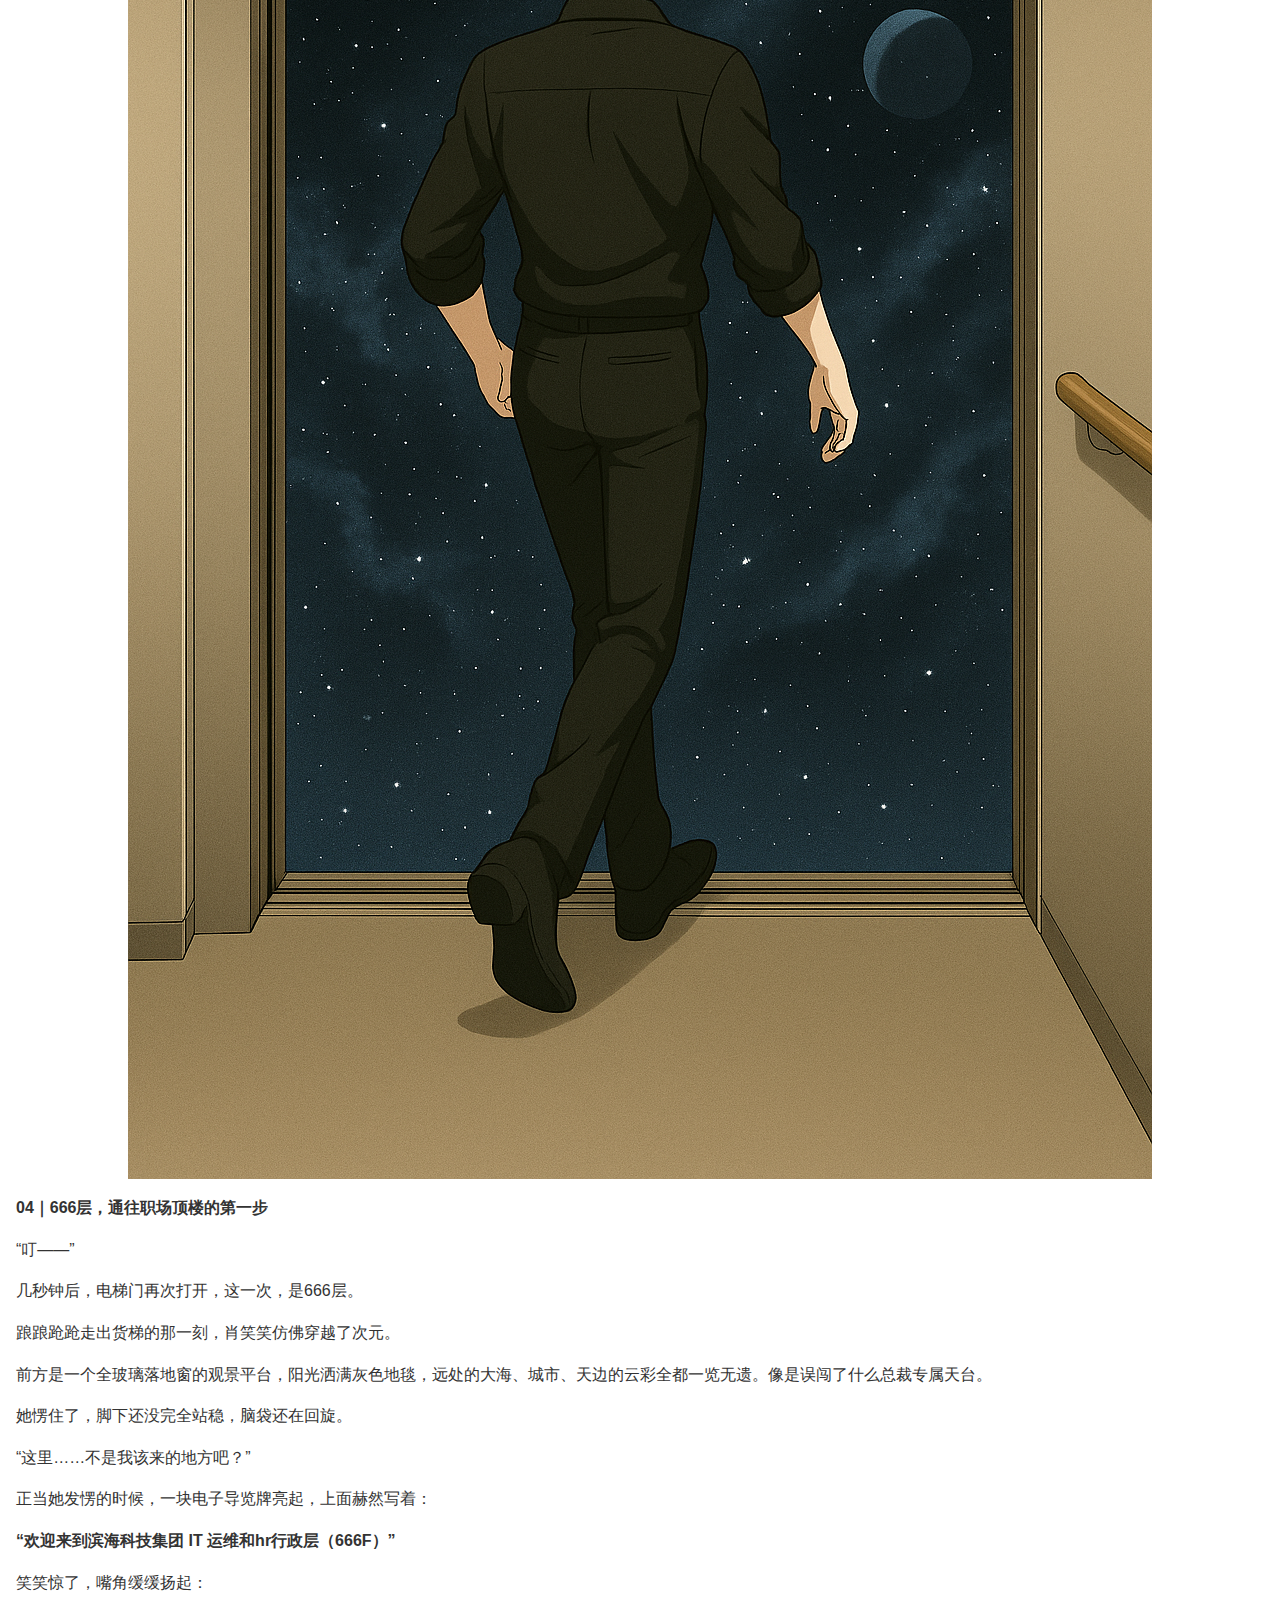
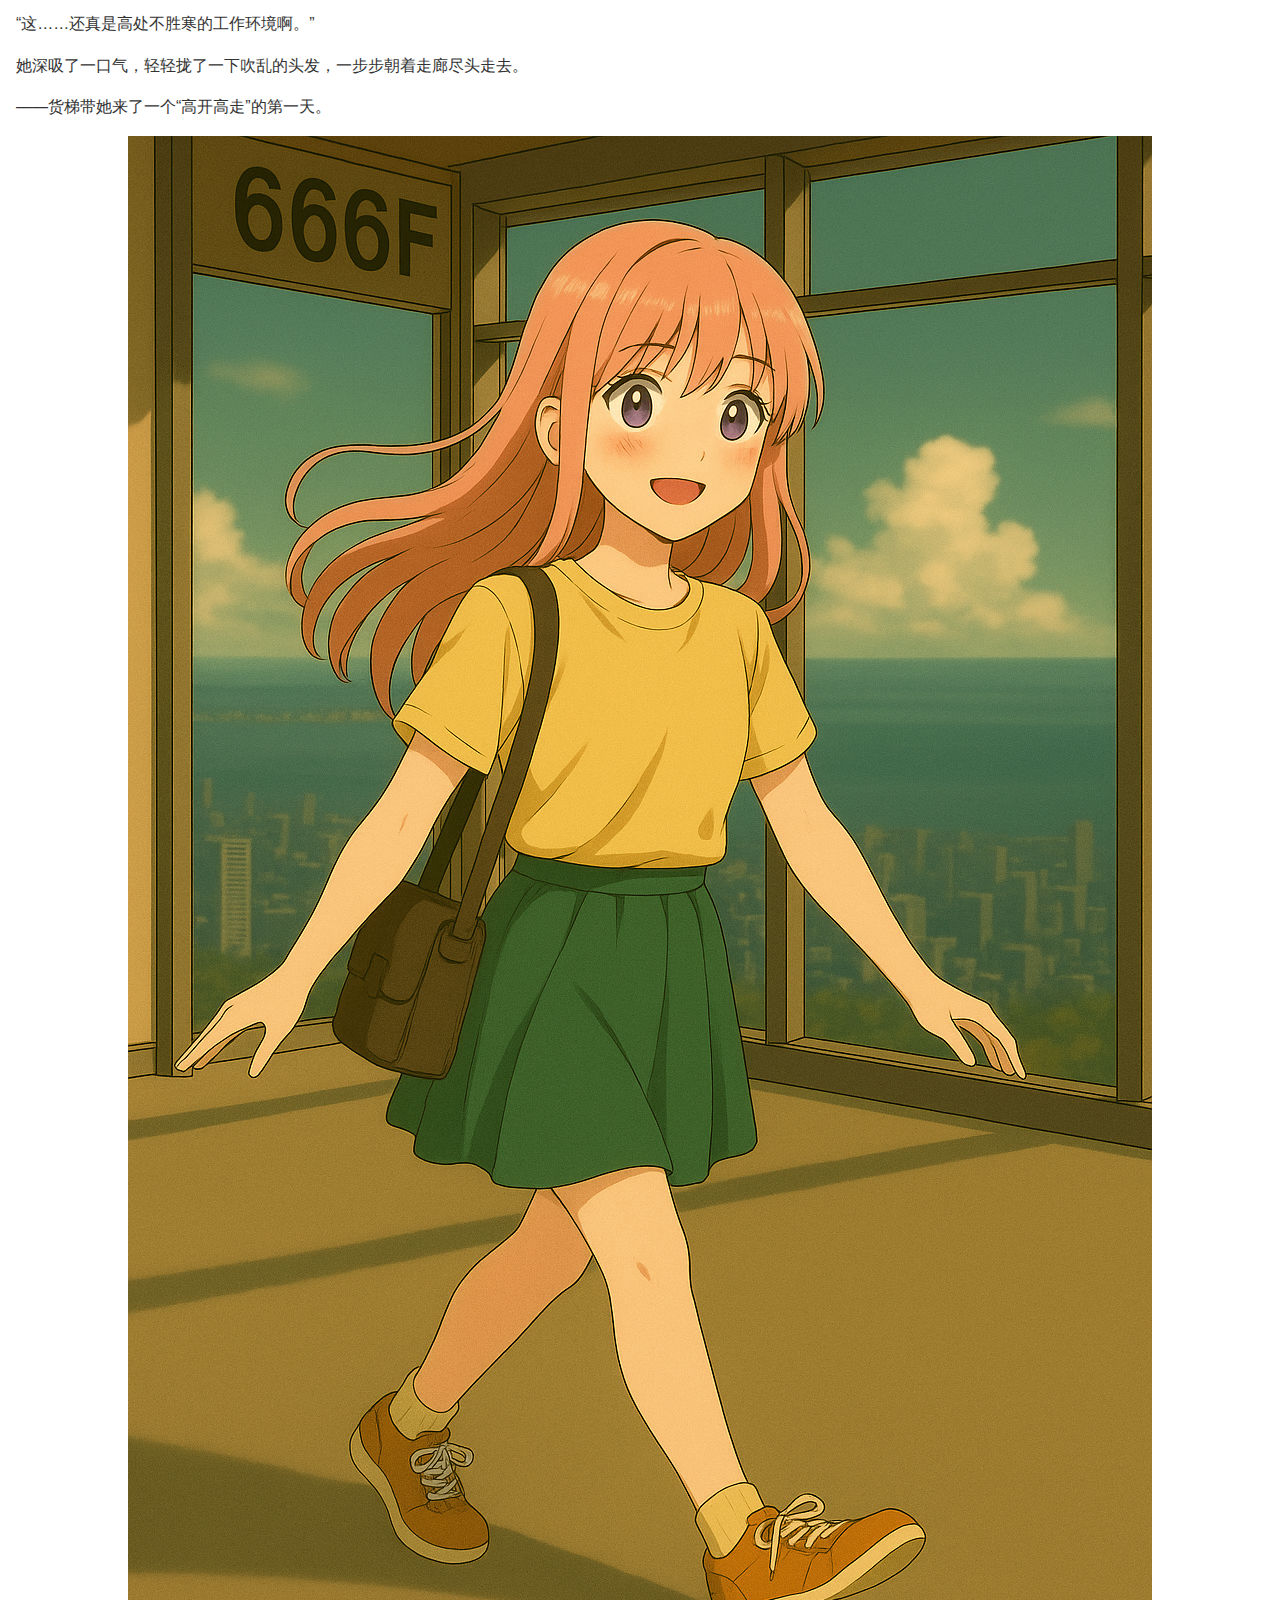
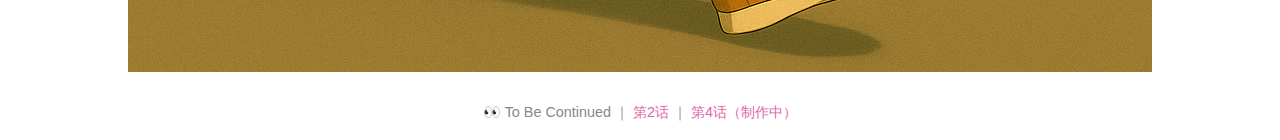
<file: episodes/03.html>
<!DOCTYPE html>
<html lang="zh">
<head>
  <meta charset="UTF-8">
  <meta name="viewport" content="width=device-width, initial-scale=1.0">
  <title>第3话：云霄飞梯？！</title>
  <link rel="stylesheet" href="../assets/css/style.css">
</head>
<body>
    <h1>第3话：云霄飞梯？！</h1>
    <h2>【封面】</h2>
<p>肖笑笑站在货梯的屏幕前，犹豫的输入666。</p>
<p><em>OS：不会要一整天才到吧！</em></p>
<p><img src="../assets/img/cover3.png" alt="肖笑笑站在货梯屏幕前输入666" /></p>


  <main class="episode">
    <section>
      <h2>01｜楼层选择：666</h2>
      <p>货梯门缓缓合上，墙上的液晶屏闪着蓝光，提示音冷冷响起：</p>
      <p>「请手动输入目标楼层。」</p>
      <p>肖笑笑愣了一下，手指悬空，心里开始盘算：</p>
      <p>“这栋楼一共666层……我在最顶？”</p>
      <p>“要是像之前那种老旧外包楼，一分钟一层，那我得坐一天才能到吧？！”</p>
      <p>神秘男站在她旁边，毫不犹豫地输入了【555】。</p>
      <p>笑笑深吸一口气，也伸手，输入了【666】。</p>
      <p>她内心翻腾：</p>
      <p>“666……听起来吉利，但也太远了点吧？”<br>
         “别搞笑了……不会第一天就迟到吧？”<br></p>
      <p>她没注意到，输入确认后，液晶屏角落一行小字亮起：</p>
      <p><strong>「⚠ 云霄飞梯｜极速模式启动中」</strong></p>
    </section>

    <section>
      <h2>02｜蹲好，警告太晚了！</h2>
<p><img src="../assets/img/31.png" alt="液晶屏显示红字提示：建议乘客尽快蹲下，并双手扶墙。" style="max-width: 100%; height: auto;"></p>

      <p>“咚”的一声轻响，货梯似乎启动了。</p>
      <p>但并不是那种缓缓上升的惯常节奏。</p>
      <p>而是……先是安静了整整两秒。</p>
      <p>接着，一行红字突然在屏幕上跳出来：</p>
      <p><strong>「⚠ 建议乘客尽快蹲下，并双手扶墙。」</strong></p>
      <p>肖笑笑：“哈？？？”</p>
      <p>她还没反应过来，就听见身旁神秘男淡淡开口：</p>
      <p>“站不稳会摔倒，建议你蹲好。”</p>
      <p>下一秒，轰——！！</p>
      <p>货梯像脱缰的火箭直冲而上！</p>
      <p>巨大的重力袭来，<strong>“啊啊啊啊——！”</strong> 笑笑整个人贴着墙面滑倒，屁股砸在地板上，脑袋一阵晕眩。</p>
      <p>她感到像被巨大苍蝇拍猛地一拍，整个人像被摁进地板里。</p>
      <p>那种感觉就像跳楼机起步那一瞬间：不是上升，而是全身的灵魂都被地心拉住了！</p>
      <p>她抬头看神秘男，只见他双手插兜、稳如泰山，甚至一只鞋还踩着墙角像习惯了似的。</p>
      <p>肖笑笑捂着头，心里哀嚎：</p>
      <p>“这谁设计的货梯啊？！！！”</p>
<p><img src="../assets/img/32.png" alt="笑笑被拍到地上。" style="max-width: 100%; height: auto;"></p>

    </section>

    <section>
      <h2>03｜555层的冷酷脱出</h2>
      <p>“叮——”</p>
      <p>电梯在一阵剧烈惯性+突如其来的急刹车中嘎然停住。</p>
      <p>门缓缓打开，屏幕显示：[555]</p>
      <p>神秘男像什么都没发生一样站起，衣角都没皱。他侧头对着还坐在地上发晕的笑笑说：</p>
      <p>“我到了。欢迎继续体验‘云霄飞梯’。”</p>
      <p>说完，潇洒地踏出电梯，动作如同行走在宇宙失重舱里。</p>
      <p>门缓缓合上。</p>
      <p>笑笑坐在地板上，怀疑人生，扶着腰发出一声细微的呻吟：</p>
      <p>“我是不是……坐过山车坐得太猛了？”</p>
      <p>她好不容易爬起来，感觉自己的发型都在电梯重力里经历了一次世纪风暴。</p>
      <p>她按了按还在发麻的腿，一边扶墙一边嘀咕：</p>
      <p>“我真的只是想上个班而已啊喂！！”</p>
      <p>随着门合拢，一行红字又显示在屏幕上：</p>
      <p><strong>「⚠ 建议乘客尽快蹲下，并双手扶墙。」</strong></p>
      <p><img src="../assets/img/33.png" alt="神秘男潇洒离开" /></p>
    </section>

    <section>
      <h2>04｜666层，通往职场顶楼的第一步</h2>
      <p>“叮——”</p>
      <p>几秒钟后，电梯门再次打开，这一次，是666层。</p>
      <p>踉踉跄跄走出货梯的那一刻，肖笑笑仿佛穿越了次元。</p>
      <p>前方是一个全玻璃落地窗的观景平台，阳光洒满灰色地毯，远处的大海、城市、天边的云彩全都一览无遗。像是误闯了什么总裁专属天台。</p>
      <p>她愣住了，脚下还没完全站稳，脑袋还在回旋。</p>
      <p>“这里……不是我该来的地方吧？”</p>
      <p>正当她发愣的时候，一块电子导览牌亮起，上面赫然写着：</p>
      <p><strong>“欢迎来到滨海科技集团 IT 运维和hr行政层（666F）”</strong></p>
      <p>笑笑惊了，嘴角缓缓扬起：</p>
      <p>“这……还真是高处不胜寒的工作环境啊。”</p>
      <p>她深吸了一口气，轻轻拢了一下吹乱的头发，一步步朝着走廊尽头走去。</p>
      <p>——货梯带她来了一个“高开高走”的第一天。</p>
      <p><img src="../assets/img/34.png" alt="666层" /></p>
    </section>

  <footer>
    <p class="navigation">👀 To Be Continued ｜ <a href="02.html">第2话</a> ｜ <a href="04.html">第4话（制作中）</a></p>

  </footer>
  </main>
</body>
</html>
</file>
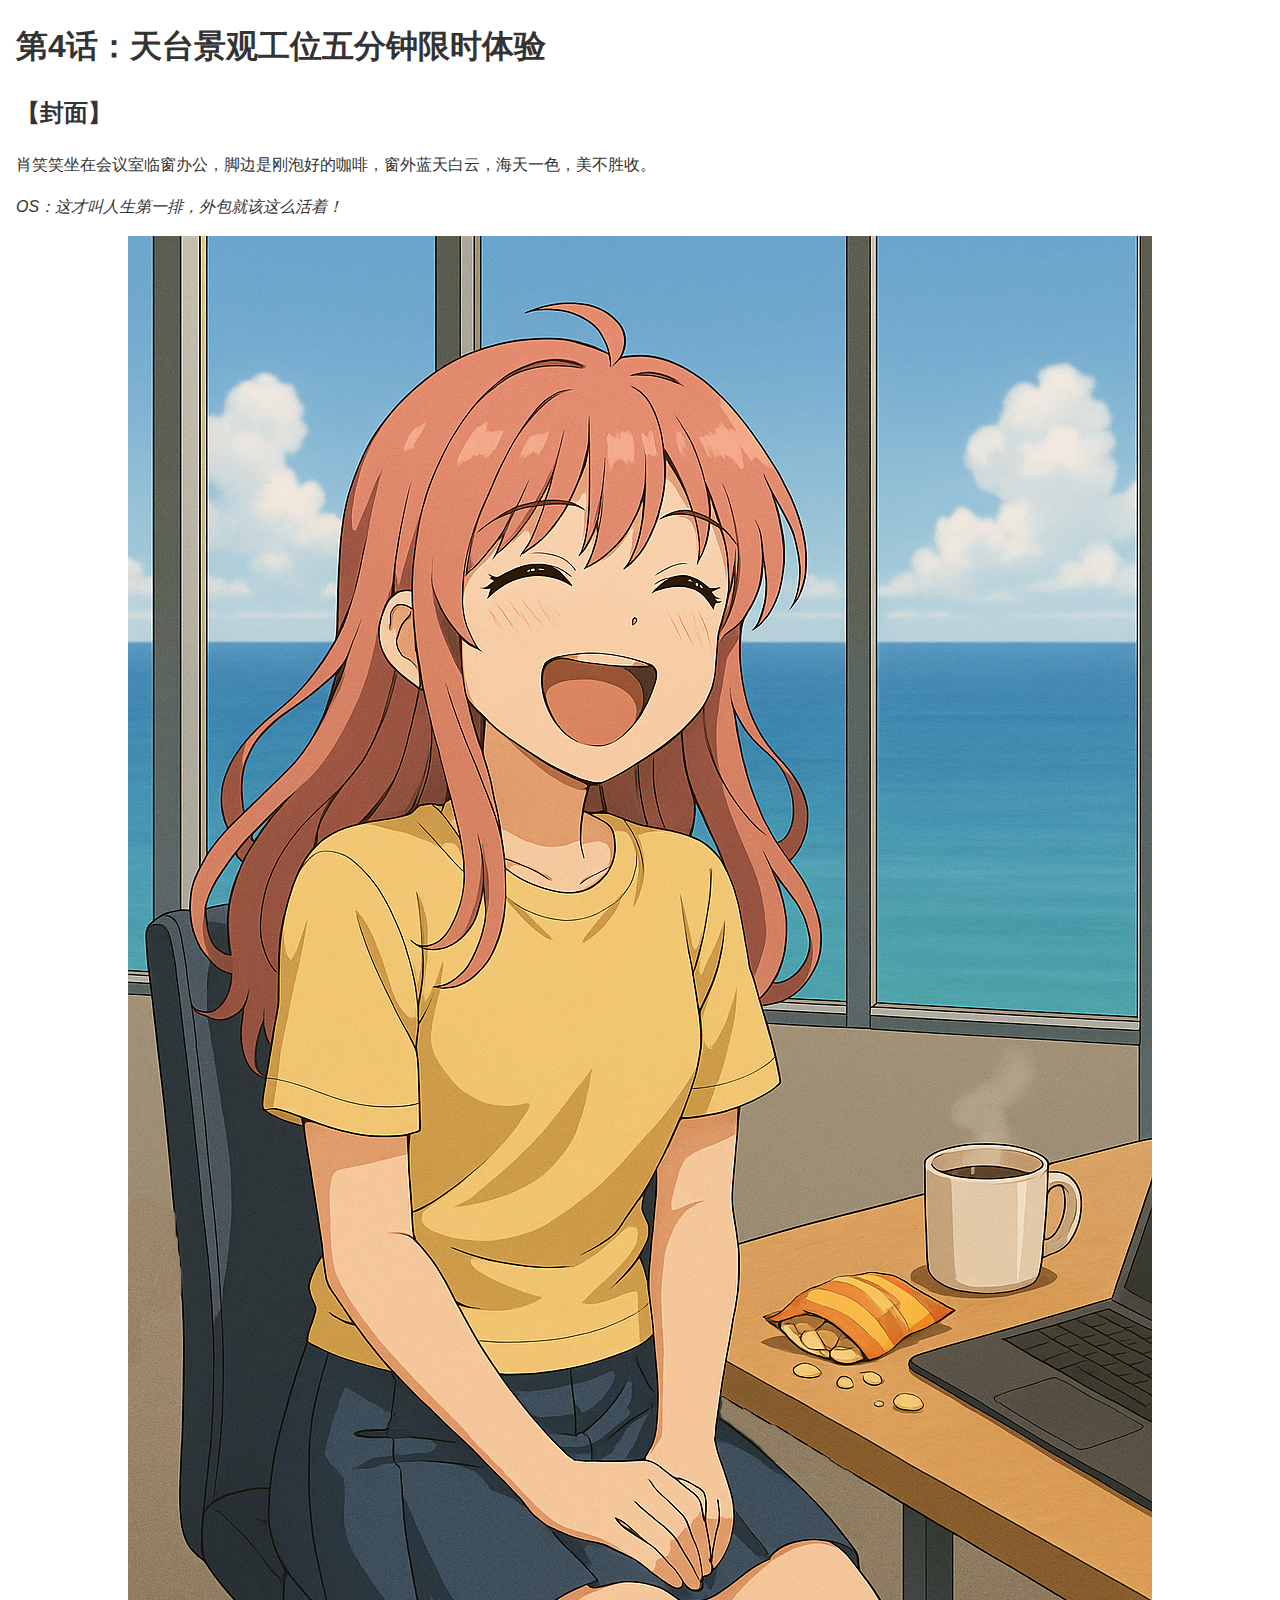
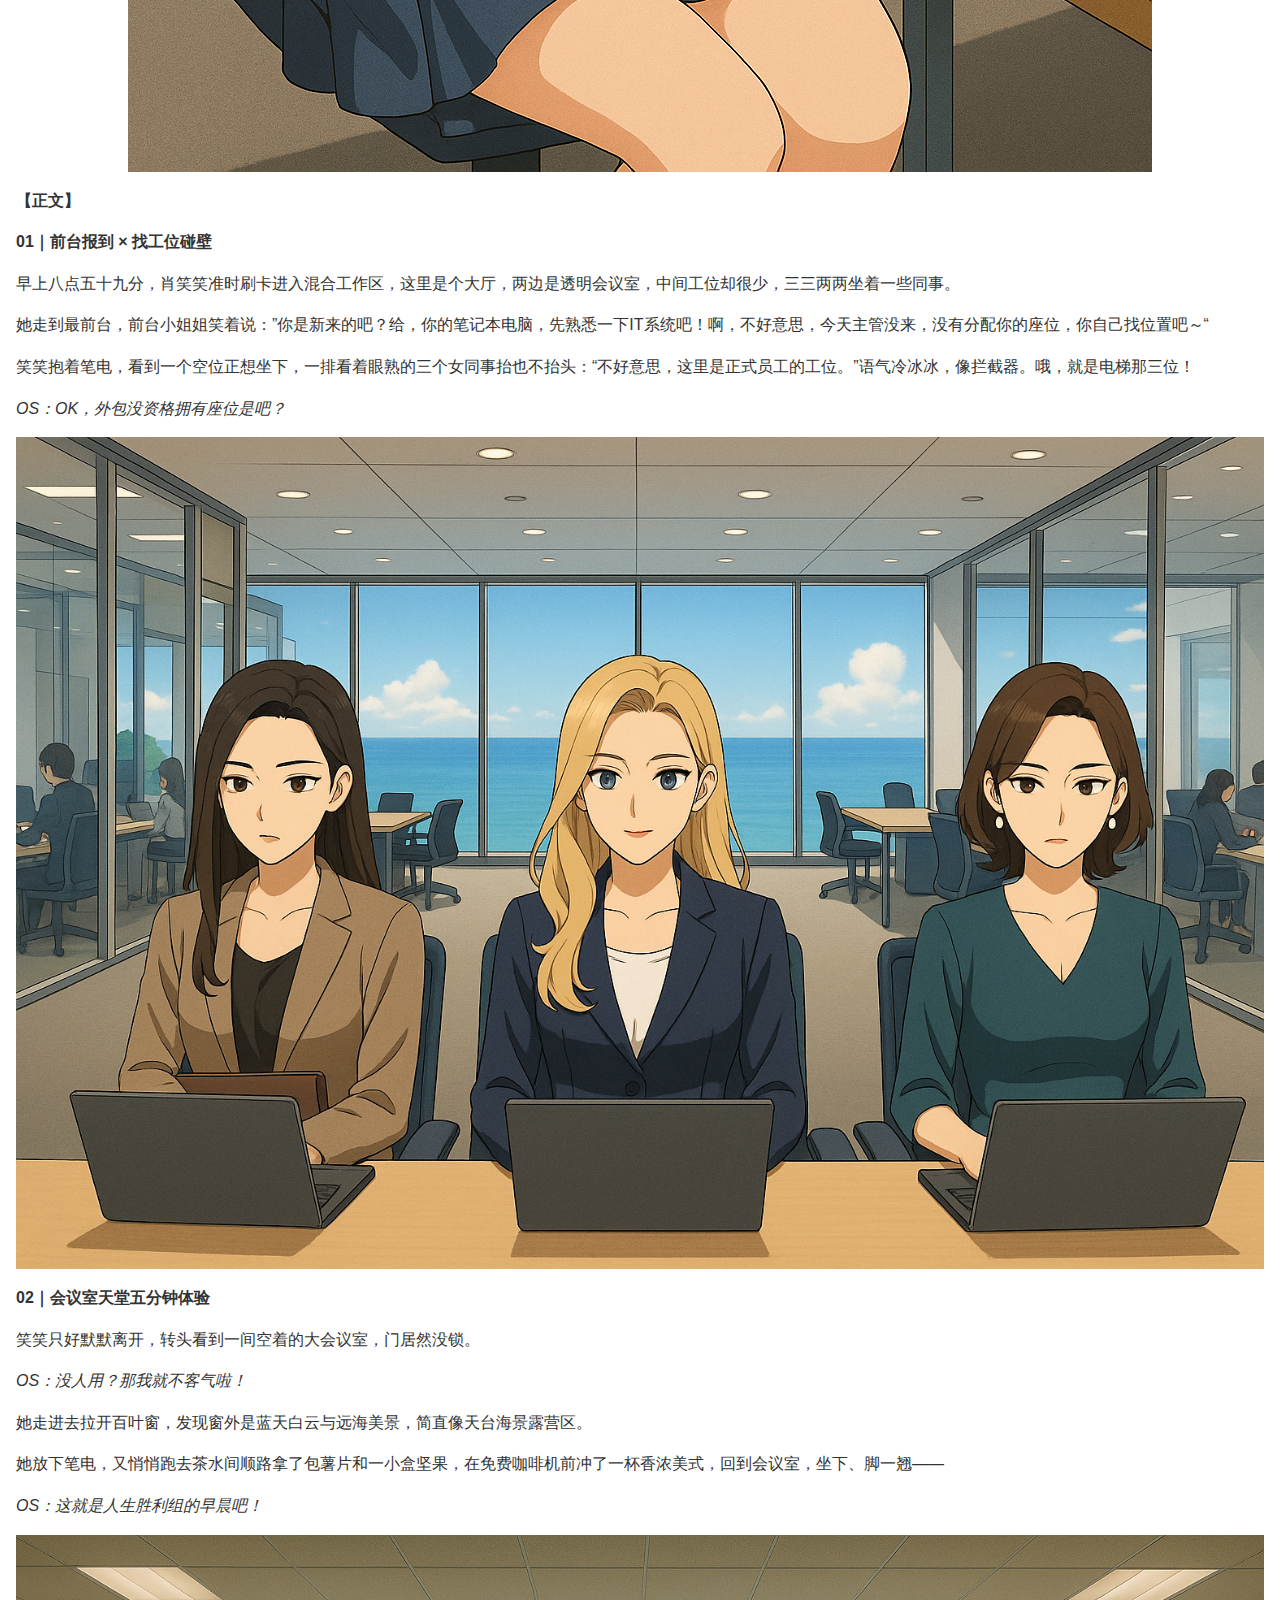
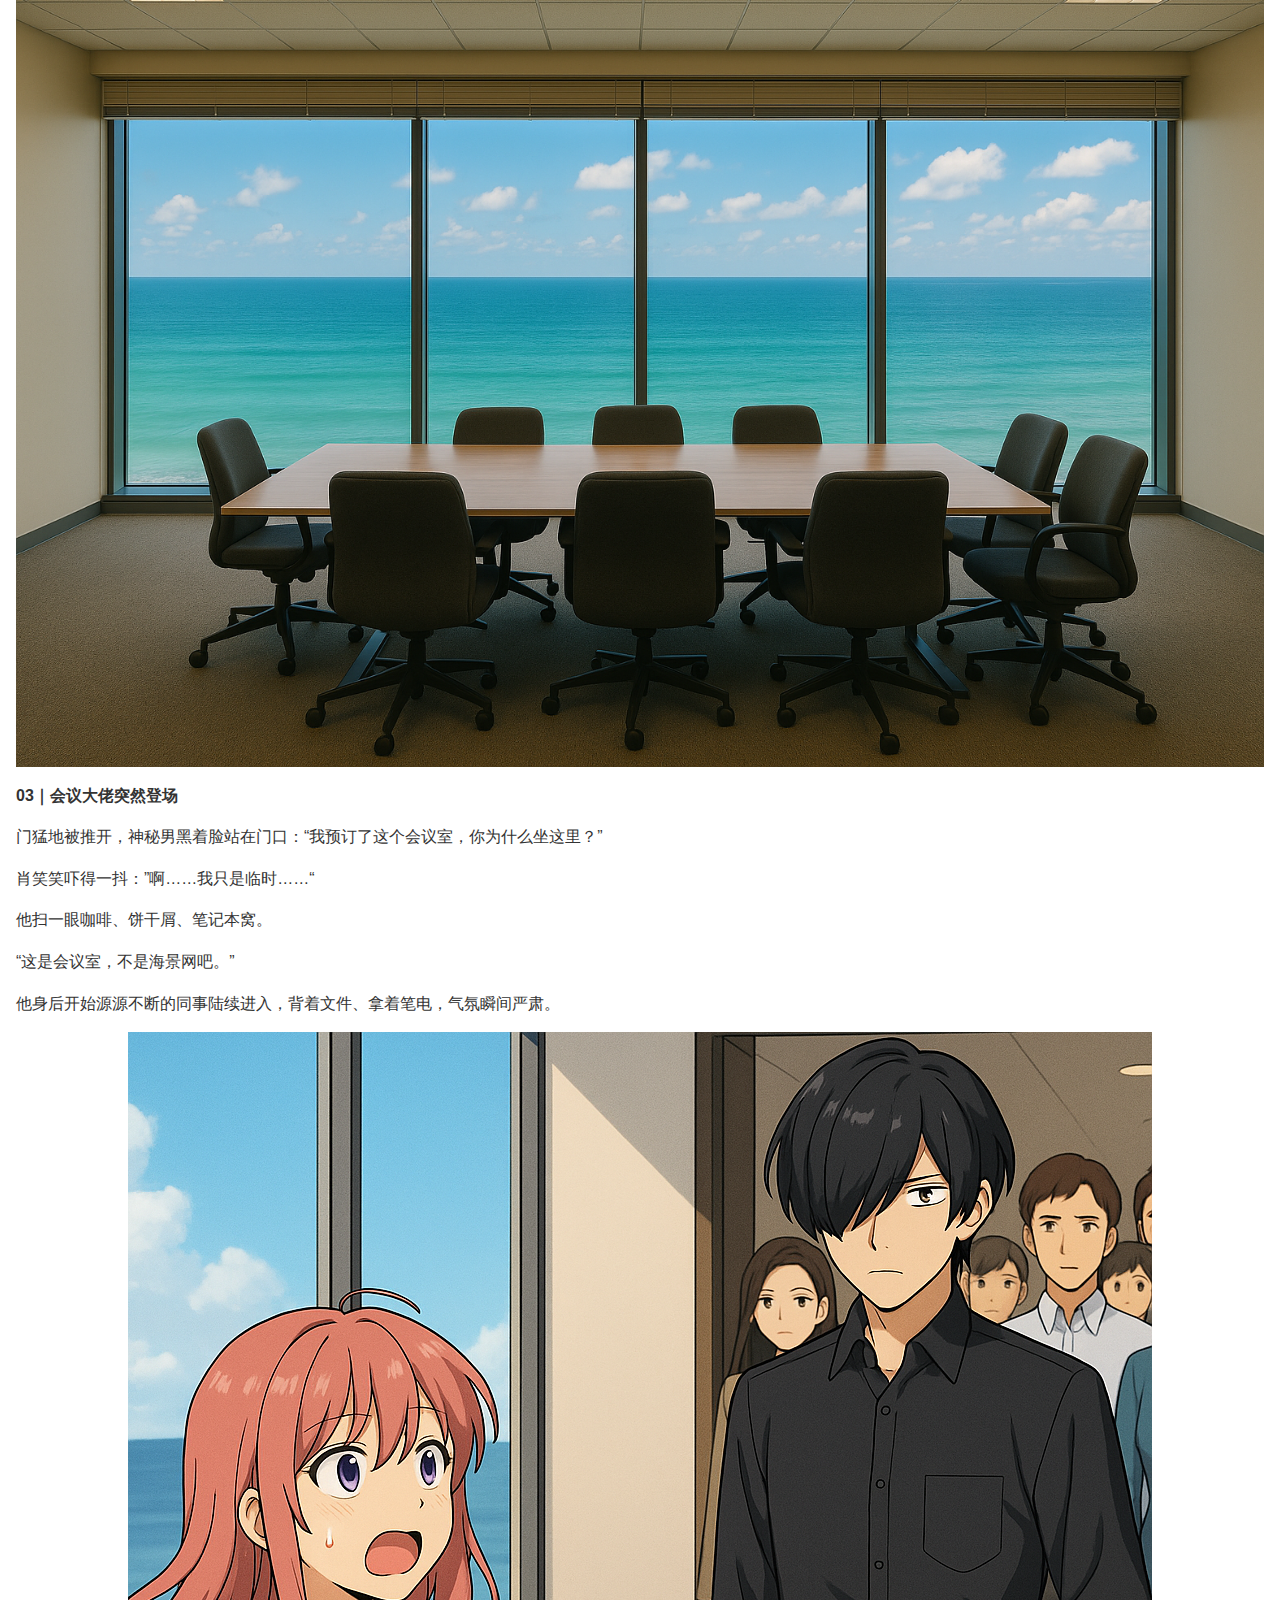
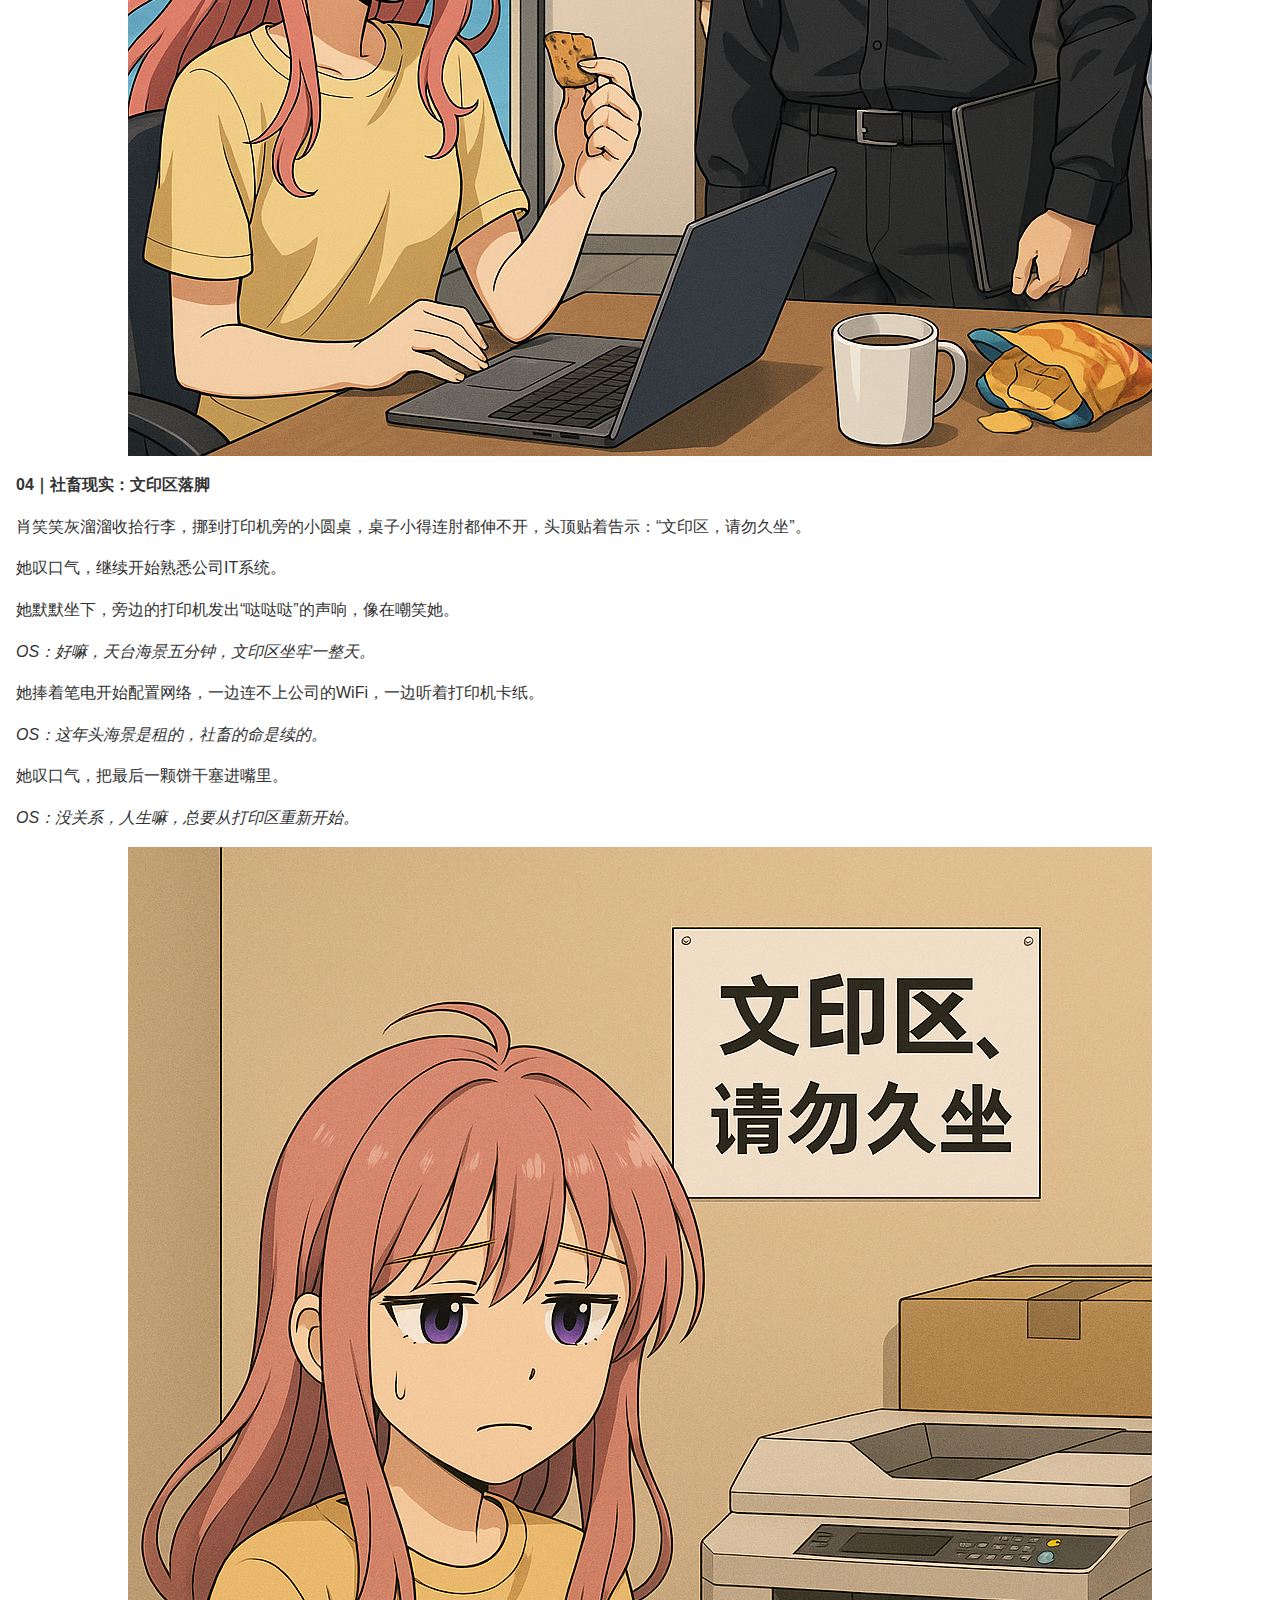
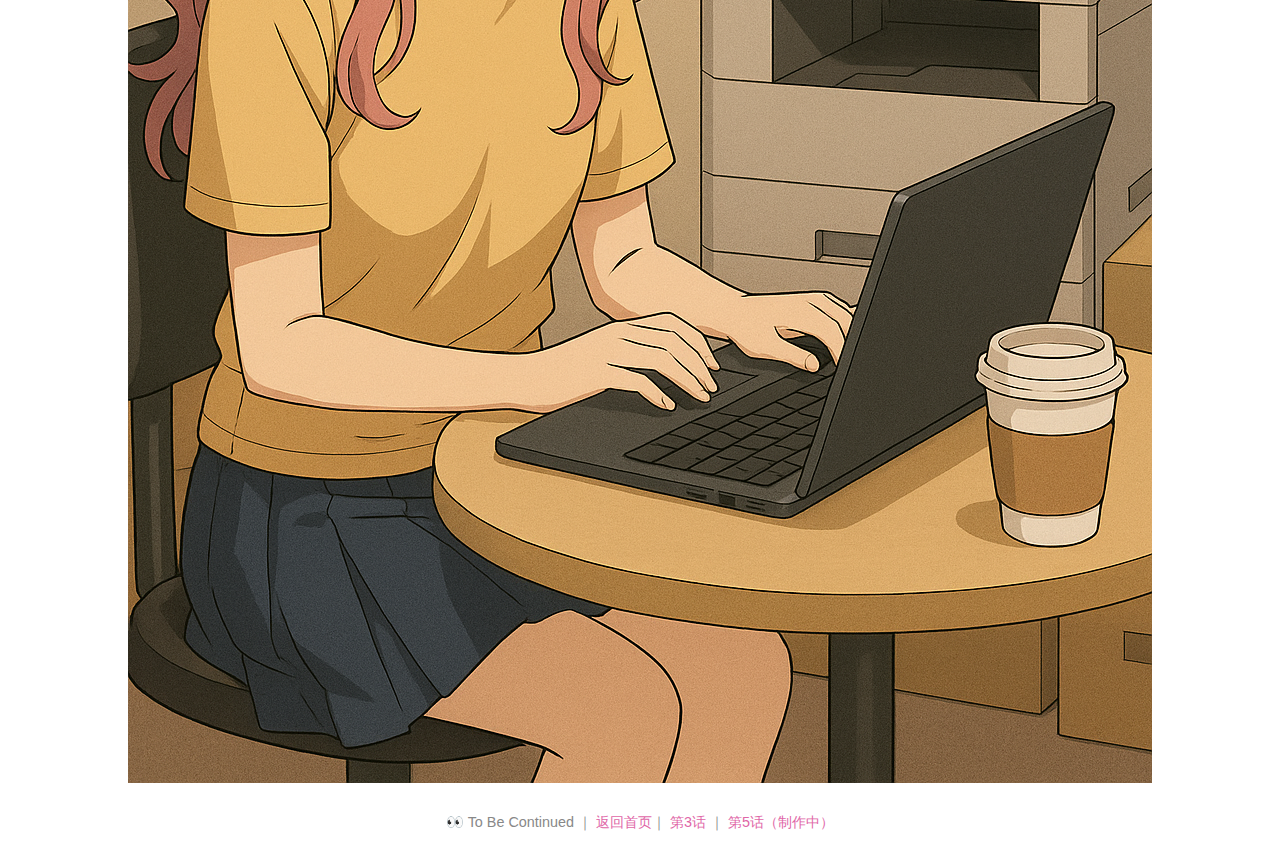
<file: episodes/04.html>
<!DOCTYPE html>
<html lang="zh">
<head>
  <meta charset="UTF-8">
  <meta name="viewport" content="width=device-width, initial-scale=1.0">
  <title>第4话：天台景观工位五分钟限时体验</title>
  <link rel="stylesheet" href="../assets/css/style.css">
</head>
<body>
  <h1>第4话：天台景观工位五分钟限时体验</h1>
  <h2>【封面】</h2>
  <p>肖笑笑坐在会议室临窗办公，脚边是刚泡好的咖啡，窗外蓝天白云，海天一色，美不胜收。</p>
  <p><em>OS：这才叫人生第一排，外包就该这么活着！</em></p>
  <p><img src="../assets/img/cover4.png" alt="肖笑笑在会议室靠窗办公享受海景" /></p>

  <main class="episode">
    <h2>【正文】</h2>

    <h2>01｜前台报到 × 找工位碰壁</h2>
    <p>早上八点五十九分，肖笑笑准时刷卡进入混合工作区，这里是个大厅，两边是透明会议室，中间工位却很少，三三两两坐着一些同事。</p>
    <p>她走到最前台，前台小姐姐笑着说：”你是新来的吧？给，你的笔记本电脑，先熟悉一下IT系统吧！啊，不好意思，今天主管没来，没有分配你的座位，你自己找位置吧～“</p>
    <p>笑笑抱着笔电，看到一个空位正想坐下，一排看着眼熟的三个女同事抬也不抬头：“不好意思，这里是正式员工的工位。”语气冷冰冰，像拦截器。哦，就是电梯那三位！</p>
    <p><em>OS：OK，外包没资格拥有座位是吧？</em></p>
    <p><img src="../assets/img/41.png" alt="肖笑笑外包没座位" /></p>

    <h2>02｜会议室天堂五分钟体验</h2>
    <p>笑笑只好默默离开，转头看到一间空着的大会议室，门居然没锁。</p>
    <p><em>OS：没人用？那我就不客气啦！</em></p>
    <p>她走进去拉开百叶窗，发现窗外是蓝天白云与远海美景，简直像天台海景露营区。</p>
    <p>她放下笔电，又悄悄跑去茶水间顺路拿了包薯片和一小盒坚果，在免费咖啡机前冲了一杯香浓美式，回到会议室，坐下、脚一翘——</p>
    <p><em>OS：这就是人生胜利组的早晨吧！</em></p>
    <p><img src="../assets/img/42.png" alt="海景会议室" /></p>

    <h2>03｜会议大佬突然登场</h2>
    <p>门猛地被推开，神秘男黑着脸站在门口：“我预订了这个会议室，你为什么坐这里？”</p>
    <p>肖笑笑吓得一抖：”啊……我只是临时……“</p>
    <p>他扫一眼咖啡、饼干屑、笔记本窝。</p>
    <p>“这是会议室，不是海景网吧。”</p>
    <p>他身后开始源源不断的同事陆续进入，背着文件、拿着笔电，气氛瞬间严肃。</p>
    <p><img src="../assets/img/43.png" alt="神秘男来赶人" /></p>

    <h2>04｜社畜现实：文印区落脚</h2>
    <p>肖笑笑灰溜溜收拾行李，挪到打印机旁的小圆桌，桌子小得连肘都伸不开，头顶贴着告示：“文印区，请勿久坐”。</p>
    <p>她叹口气，继续开始熟悉公司IT系统。</p>
    <p>她默默坐下，旁边的打印机发出“哒哒哒”的声响，像在嘲笑她。</p>

    <em>OS：好嘛，天台海景五分钟，文印区坐牢一整天。</em>

    <p>她捧着笔电开始配置网络，一边连不上公司的WiFi，一边听着打印机卡纸。</p>

    <em>OS：这年头海景是租的，社畜的命是续的。</em>

    <p>她叹口气，把最后一颗饼干塞进嘴里。</p>

    <em>OS：没关系，人生嘛，总要从打印区重新开始。</em>
    <p><img src="../assets/img/44.png" alt="文印区办公" /></p>


  </main>

  <footer>
    
      <p class="navigation">👀 To Be Continued ｜  <a href="../index.html">返回首页</a>｜ <a href="03.html">第3话</a> ｜ <a href="05.html">第5话（制作中）</a></p>
  
  </footer>
</body>
</html>
</file>
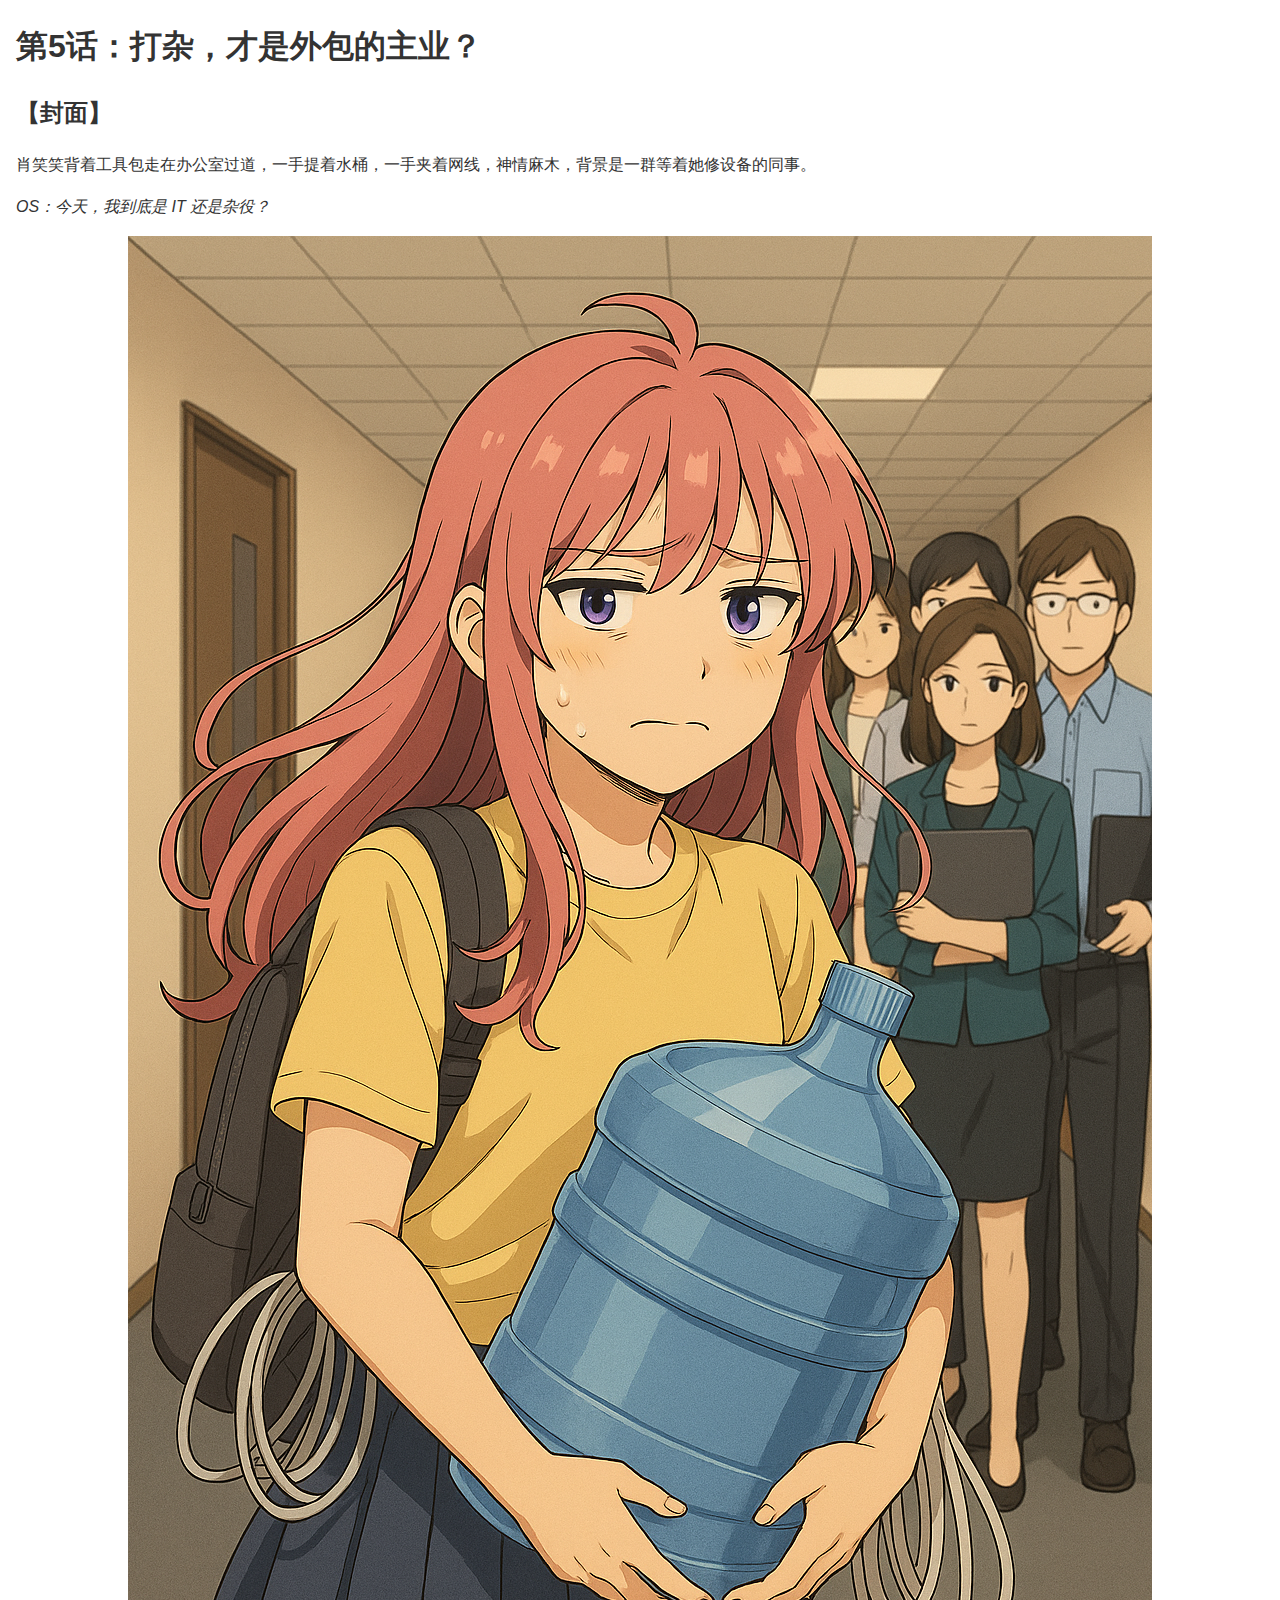
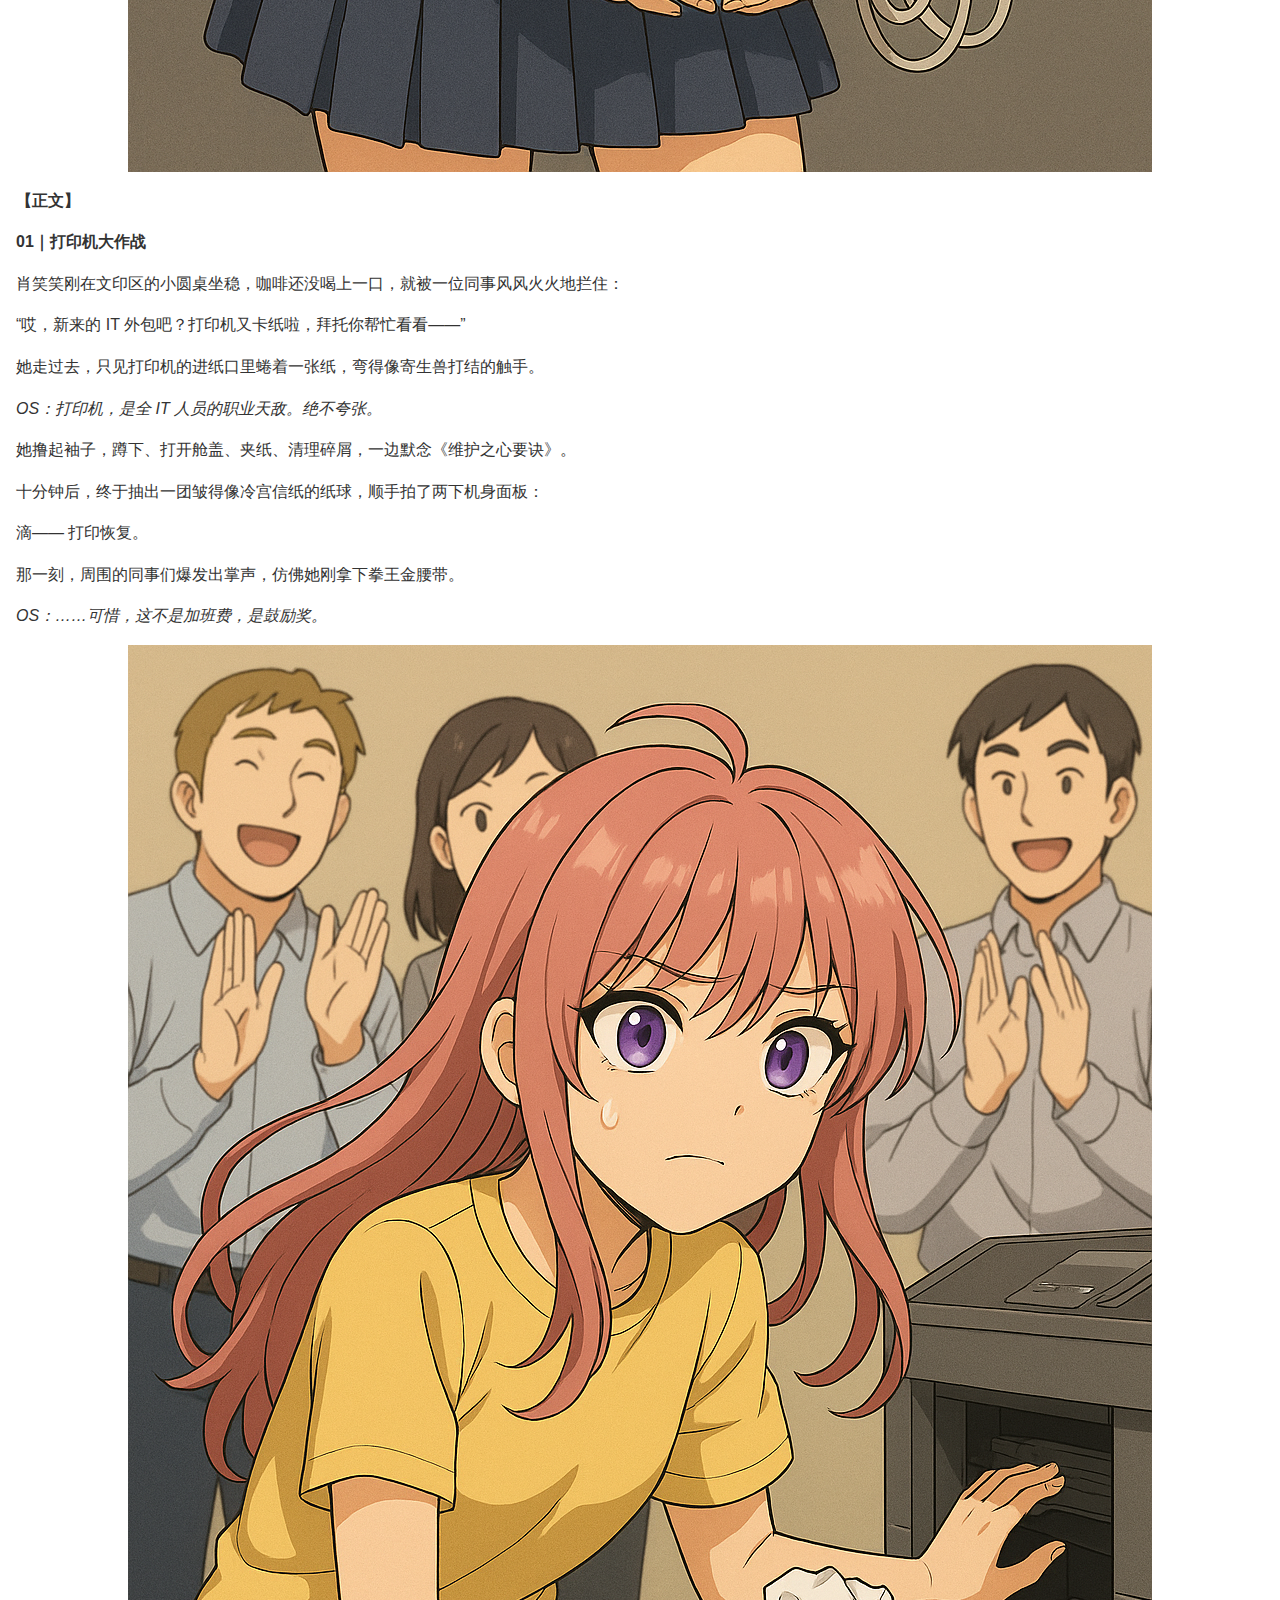
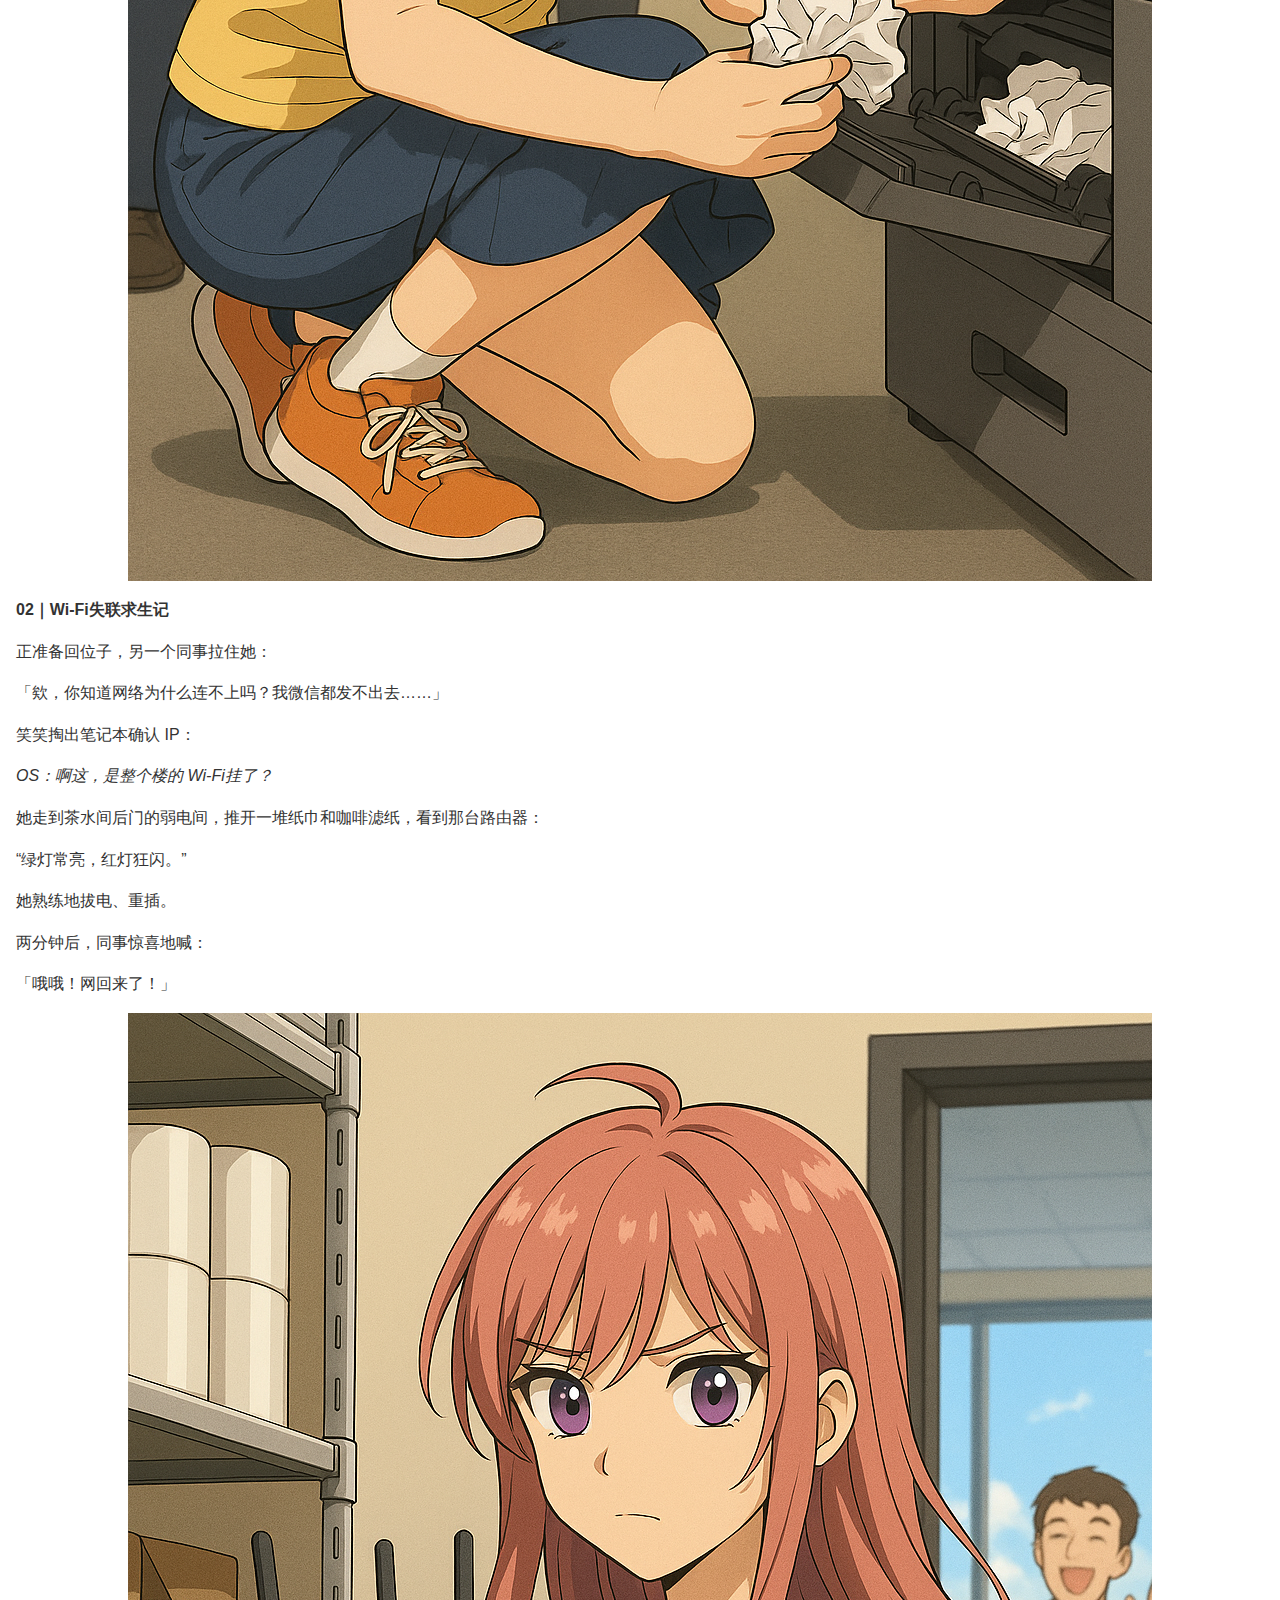
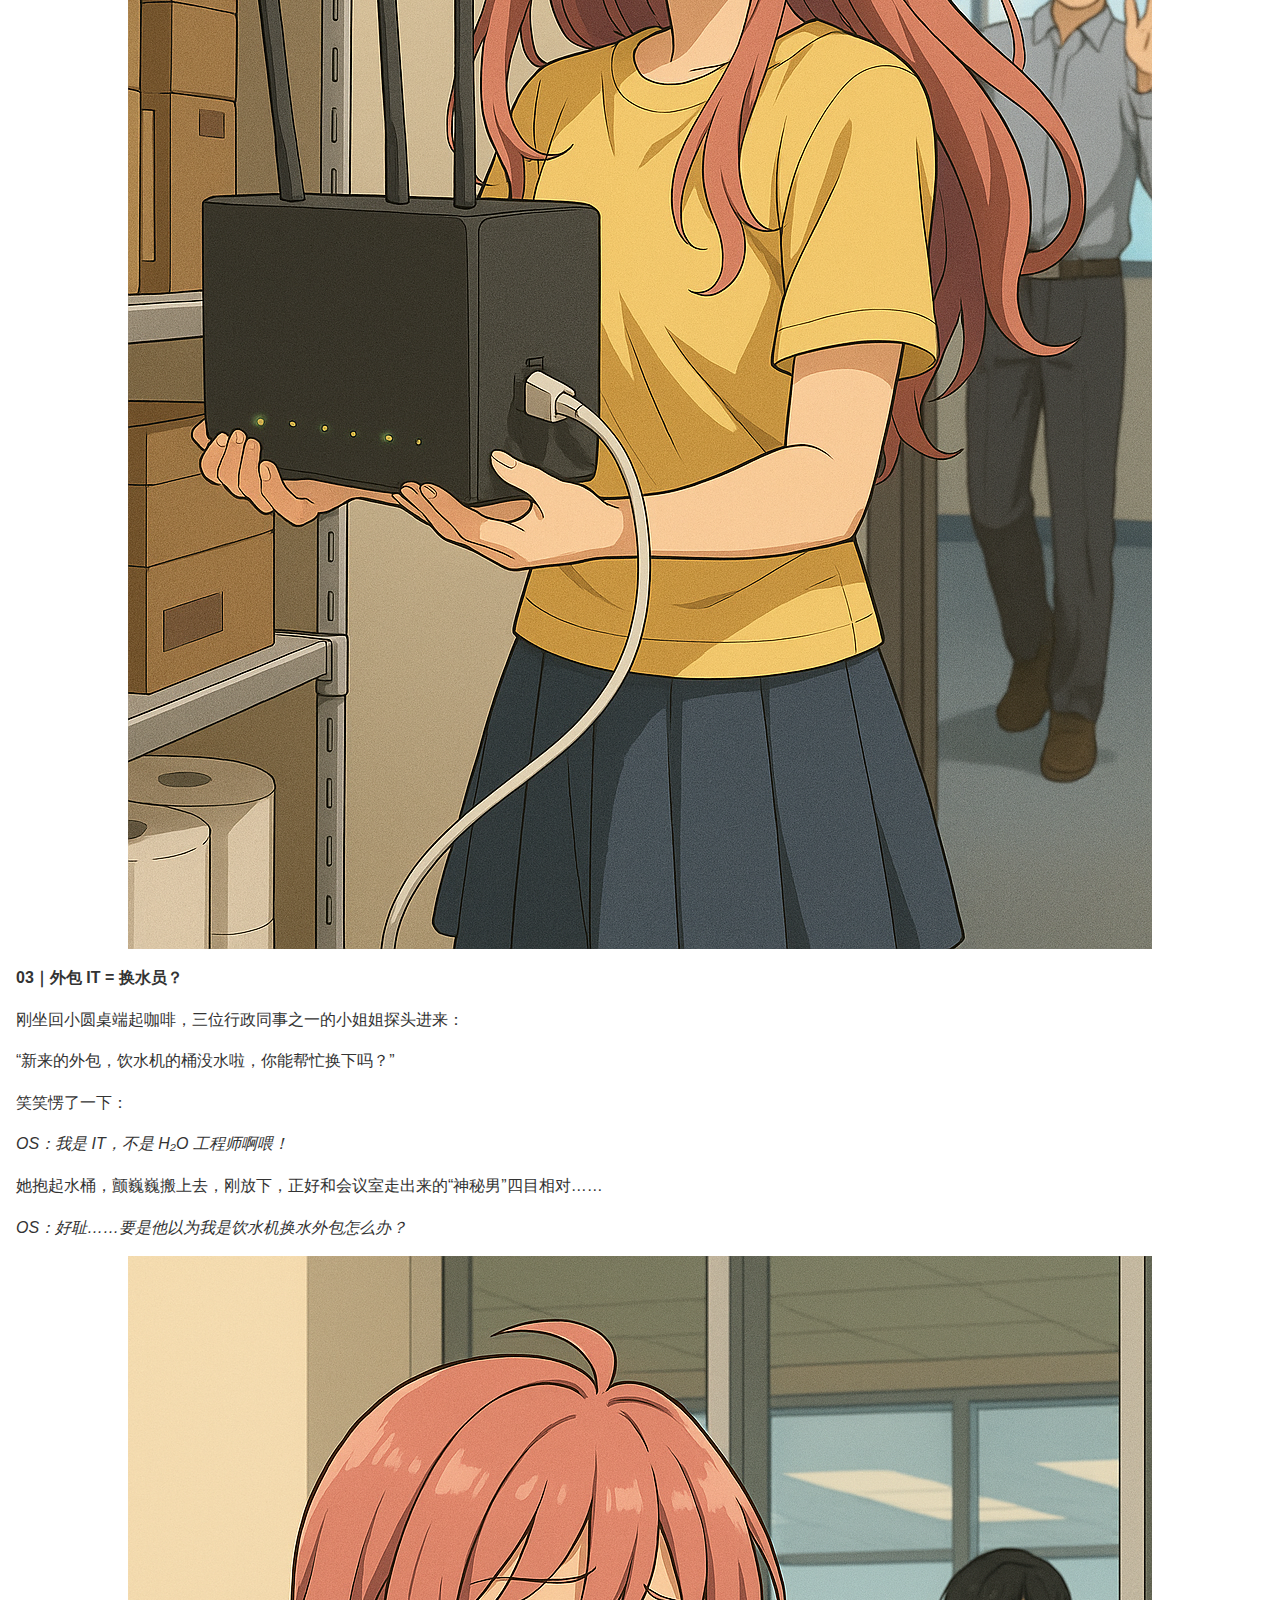
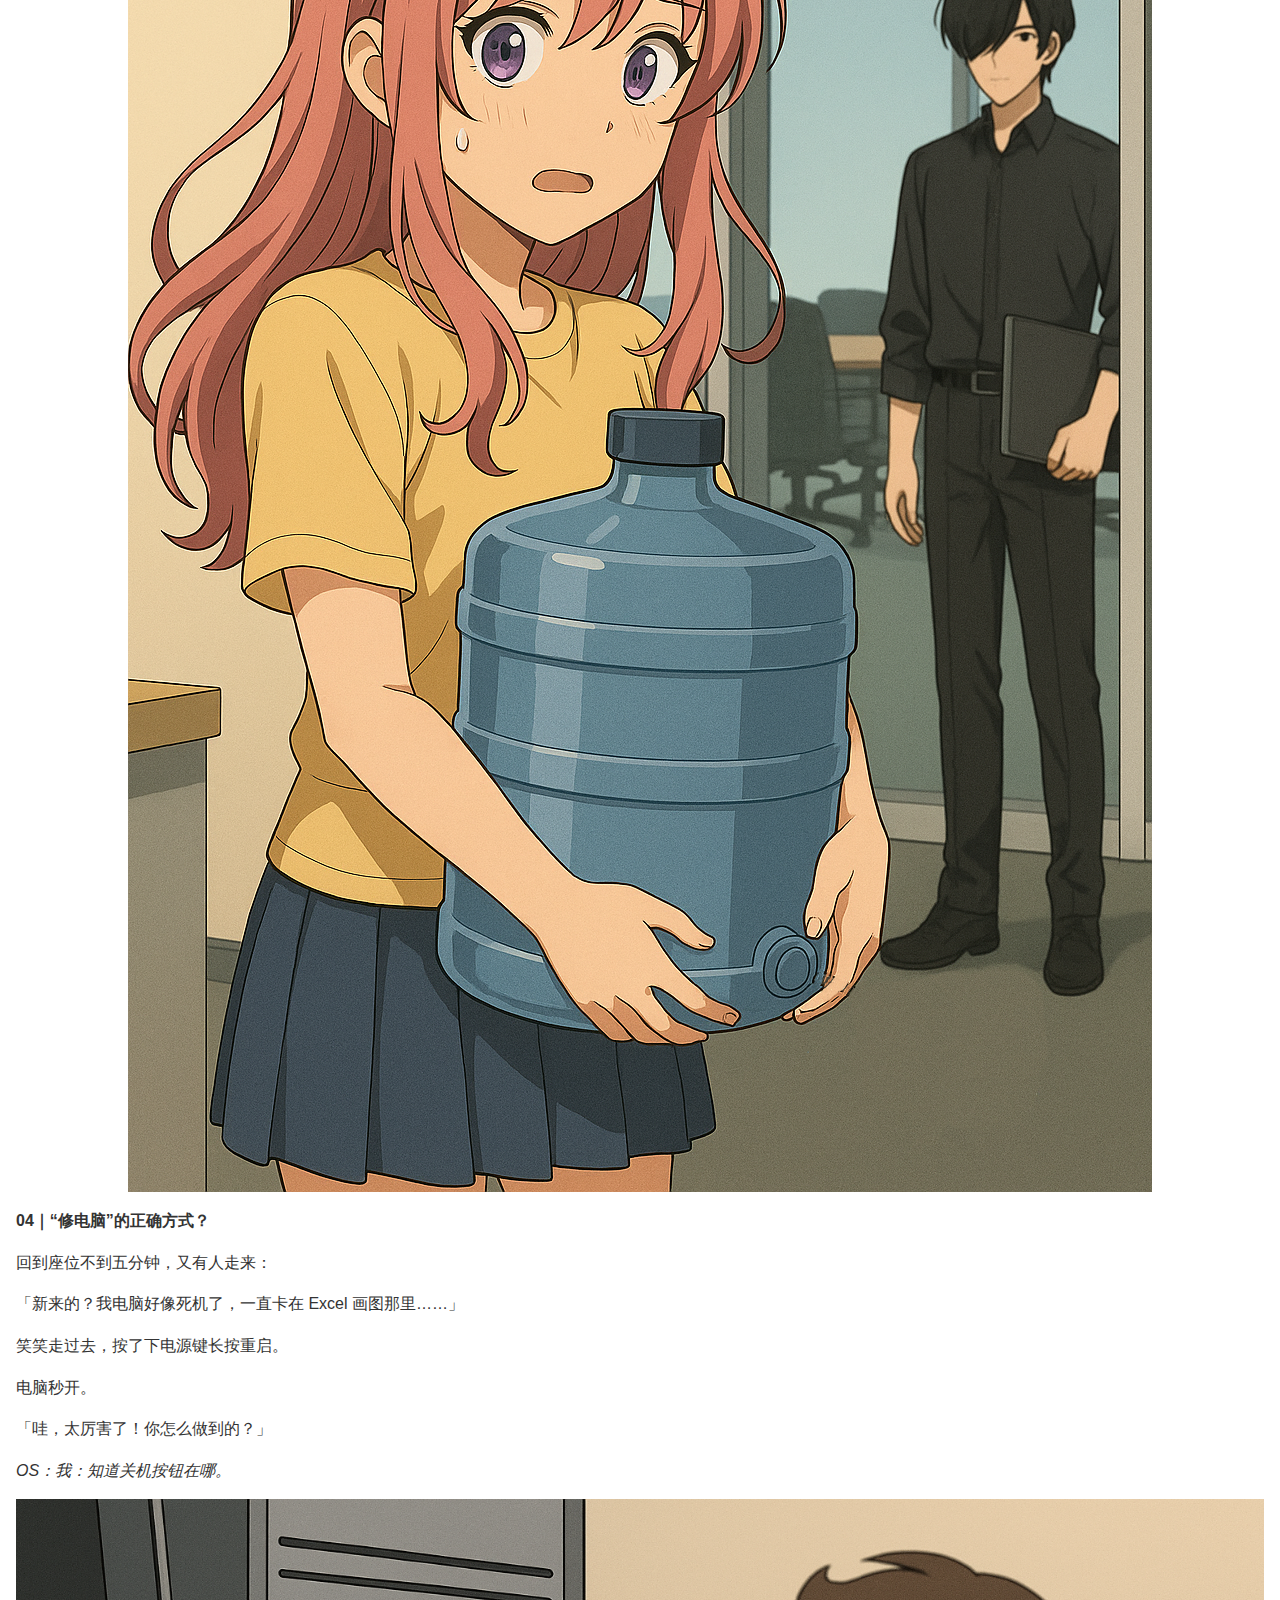
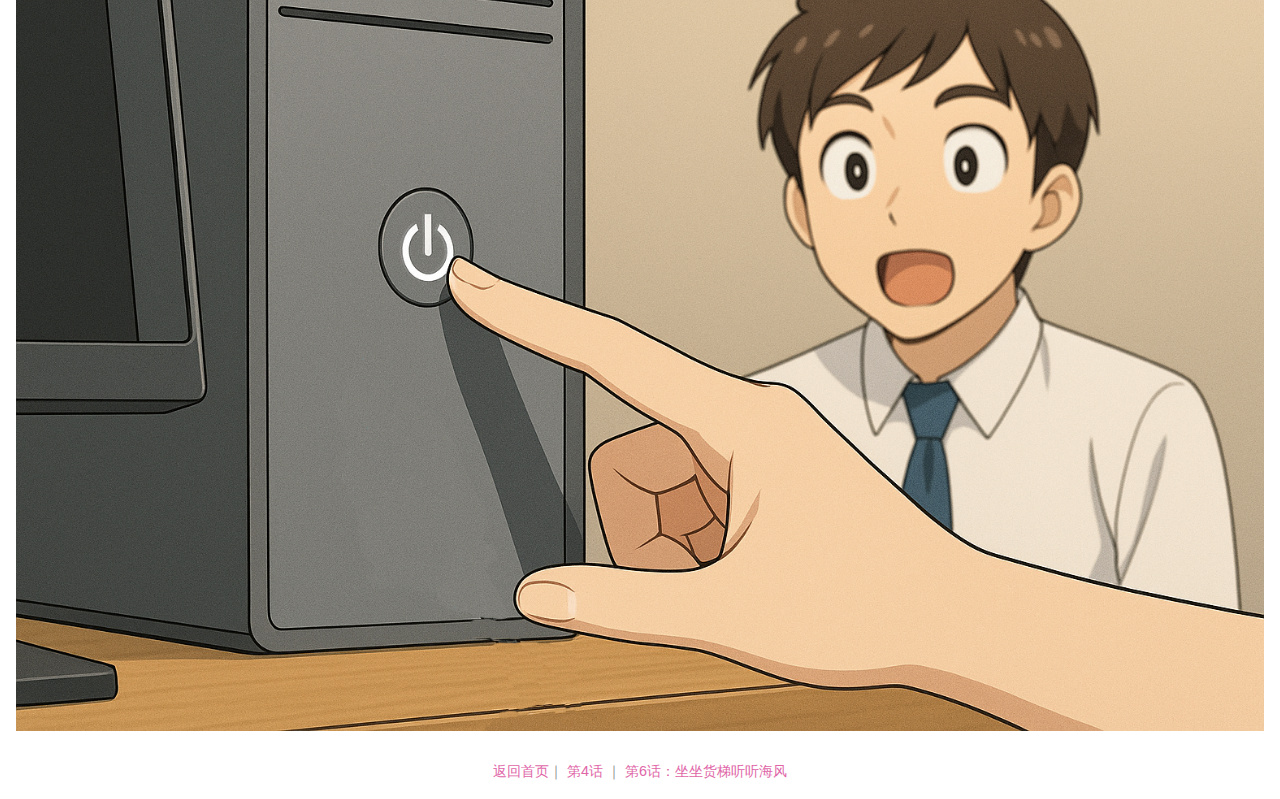
<file: episodes/05.html>
<!DOCTYPE html>
<html lang="zh">
<head>
<meta charset="UTF-8">
<meta name="viewport" content="width=device-width, initial-scale=1.0">
<title>第5话：打杂，才是外包的主业？</title>
<link rel="stylesheet" href="../assets/css/style.css">
</head>
<body>
<h1>第5话：打杂，才是外包的主业？</h1>
<h2>【封面】</h2>
<p>肖笑笑背着工具包走在办公室过道，一手提着水桶，一手夹着网线，神情麻木，背景是一群等着她修设备的同事。</p>
<p><em>OS：今天，我到底是 IT 还是杂役？</em></p>
<p><img src="../assets/img/cover5.png" alt="肖笑笑背工具走进杂务人生" /></p>

<main class="episode">
<h2>【正文】</h2>

<h2>01｜打印机大作战</h2>
<p>肖笑笑刚在文印区的小圆桌坐稳，咖啡还没喝上一口，就被一位同事风风火火地拦住：</p>
<p>“哎，新来的 IT 外包吧？打印机又卡纸啦，拜托你帮忙看看——”</p>
<p>她走过去，只见打印机的进纸口里蜷着一张纸，弯得像寄生兽打结的触手。</p>
<p><em>OS：打印机，是全 IT 人员的职业天敌。绝不夸张。</em></p>
<p>她撸起袖子，蹲下、打开舱盖、夹纸、清理碎屑，一边默念《维护之心要诀》。</p>
<p>十分钟后，终于抽出一团皱得像冷宫信纸的纸球，顺手拍了两下机身面板：</p>
<p>滴—— 打印恢复。</p>
<p>那一刻，周围的同事们爆发出掌声，仿佛她刚拿下拳王金腰带。</p>
<p><em>OS：……可惜，这不是加班费，是鼓励奖。</em></p>
<p><img src="../assets/img/51.png" alt="肖笑笑修打印机卡纸" /></p>

<h2>02｜Wi-Fi失联求生记</h2>
<p>正准备回位子，另一个同事拉住她：</p>
<p>「欸，你知道网络为什么连不上吗？我微信都发不出去……」</p>
<p>笑笑掏出笔记本确认 IP：</p>
<p><em>OS：啊这，是整个楼的 Wi-Fi挂了？</em></p>
<p>她走到茶水间后门的弱电间，推开一堆纸巾和咖啡滤纸，看到那台路由器：</p>
<p>“绿灯常亮，红灯狂闪。”</p>
<p>她熟练地拔电、重插。</p>
<p>两分钟后，同事惊喜地喊：</p>
<p>「哦哦！网回来了！」</p>
<p><img src="../assets/img/52.png" alt="肖笑笑修路由器" /></p>

<h2>03｜外包 IT = 换水员？</h2>
<p>刚坐回小圆桌端起咖啡，三位行政同事之一的小姐姐探头进来：</p>
<p>“新来的外包，饮水机的桶没水啦，你能帮忙换下吗？”</p>
<p>笑笑愣了一下：</p>
<p><em>OS：我是 IT，不是 H₂O 工程师啊喂！</em></p>
<p>她抱起水桶，颤巍巍搬上去，刚放下，正好和会议室走出来的“神秘男”四目相对……</p>
<p><em>OS：好耻……要是他以为我是饮水机换水外包怎么办？</em></p>
<p><img src="../assets/img/53.png" alt="肖笑笑换水" /></p>

<h2>04｜“修电脑”的正确方式？</h2>
<p>回到座位不到五分钟，又有人走来：</p>
<p>「新来的？我电脑好像死机了，一直卡在 Excel 画图那里……」</p>
<p>笑笑走过去，按了下电源键长按重启。</p>
<p>电脑秒开。</p>
<p>「哇，太厉害了！你怎么做到的？」</p>
<p><em>OS：我：知道关机按钮在哪。</em></p>
<p><img src="../assets/img/54.png" alt="按电源" /></p>
</main>

<footer>
     <p class="navigation">  <a href="../index.html">返回首页</a>｜ <a href="04.html">第4话</a> ｜ <a href="06.html">第6话：坐坐货梯听听海风</a></p>
  
</p>
</footer>
</body>
</html>
</file>
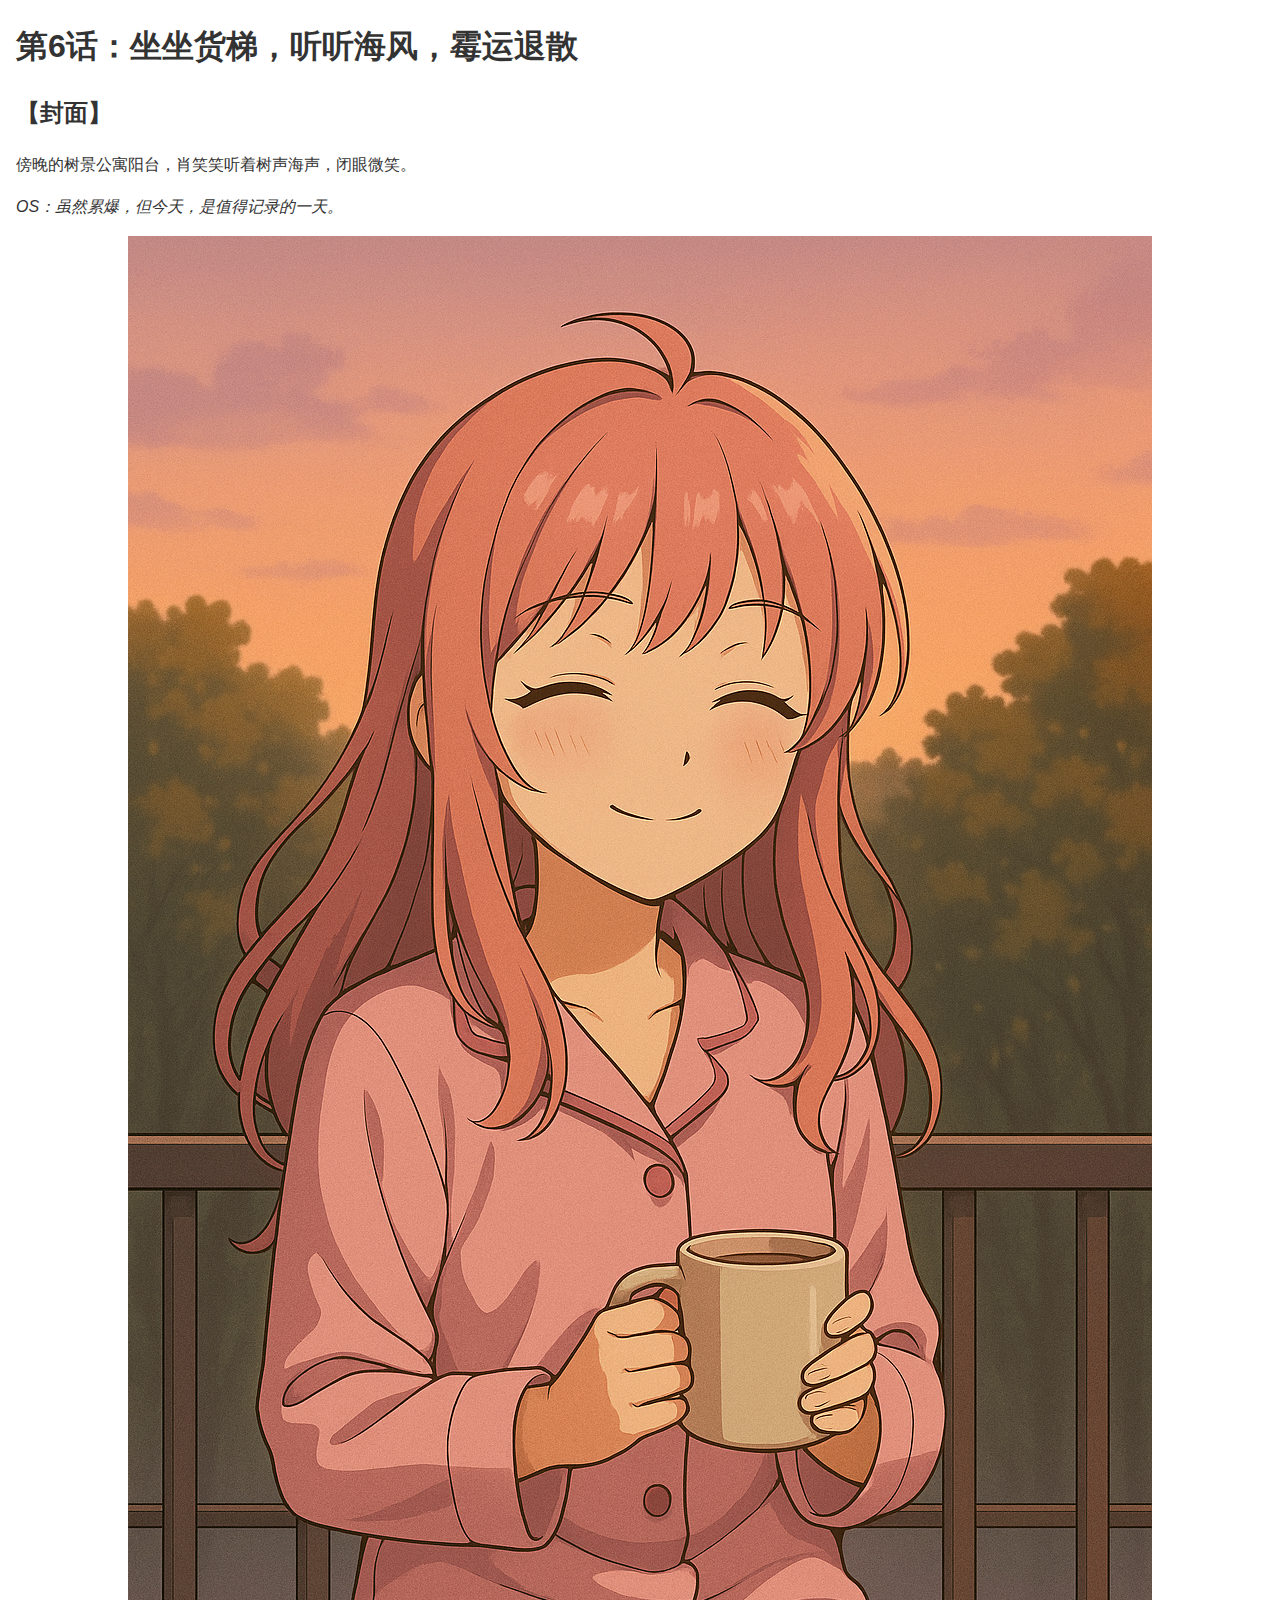
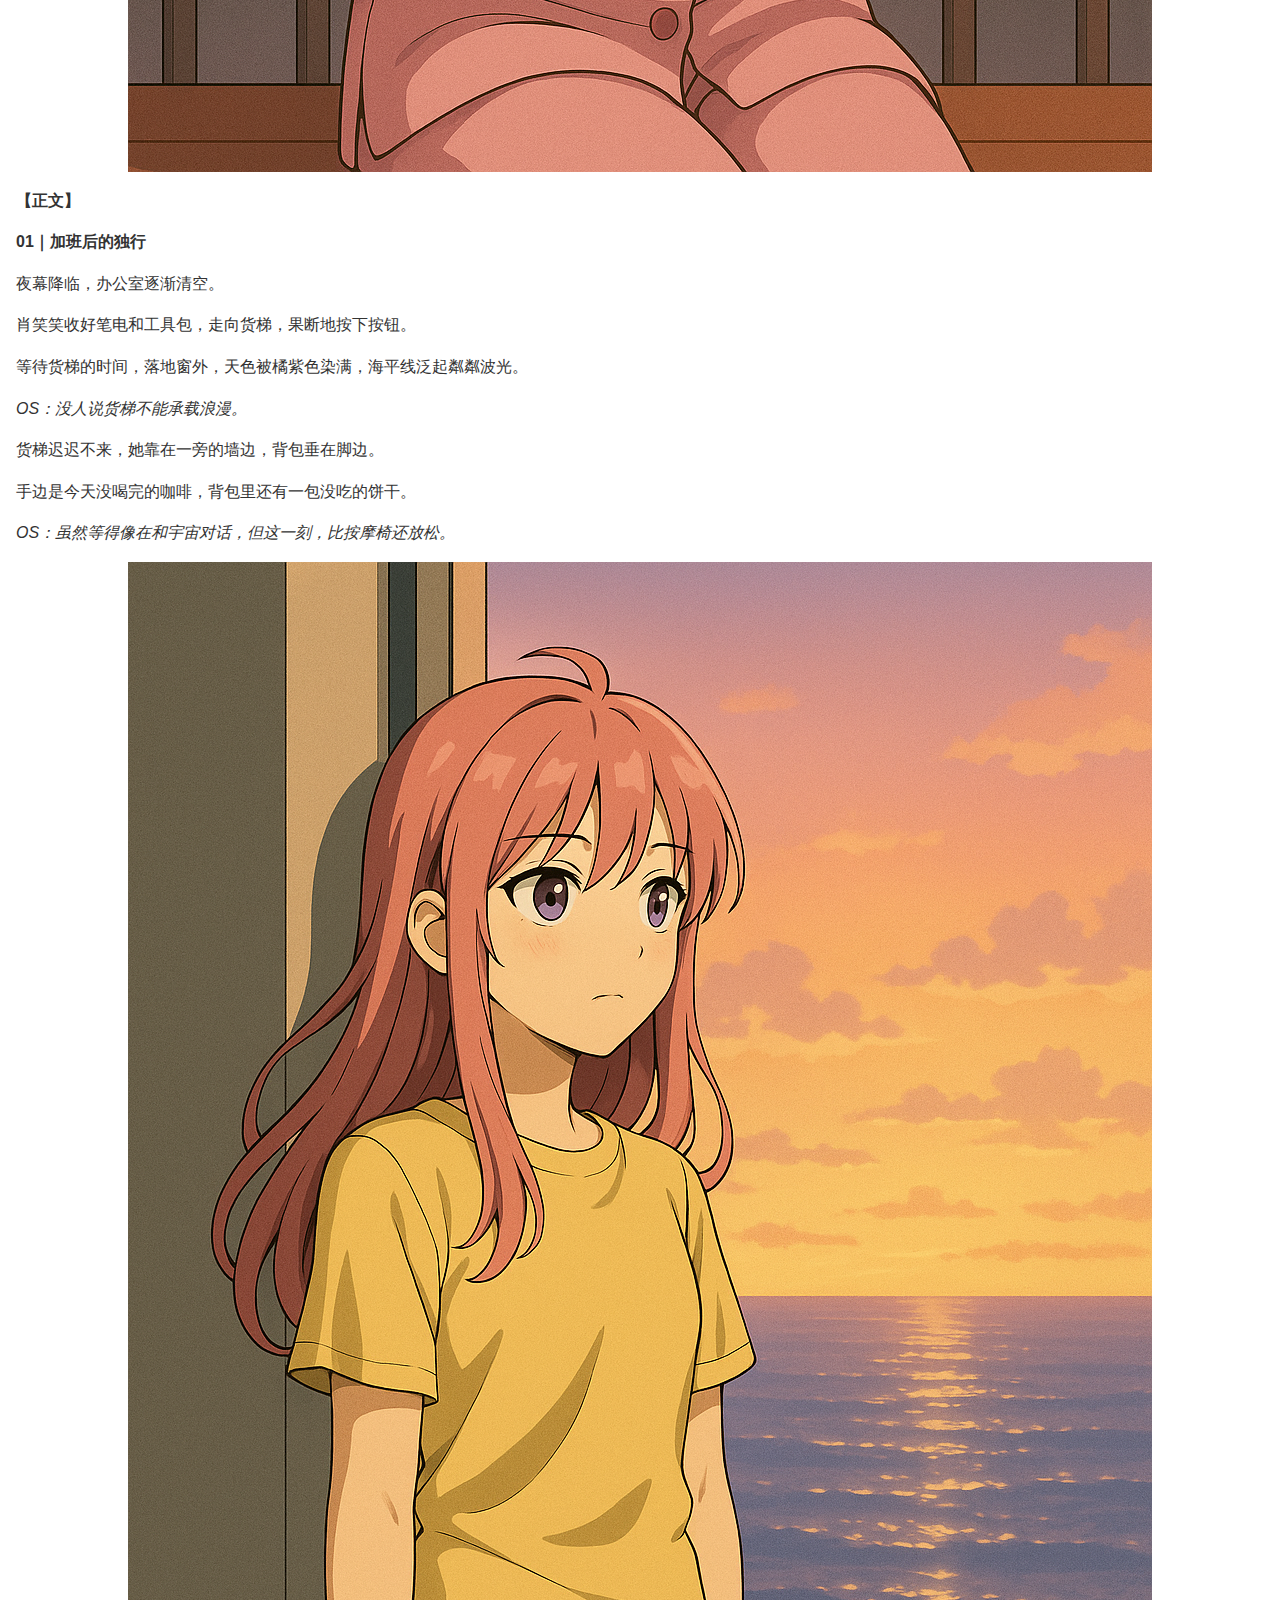
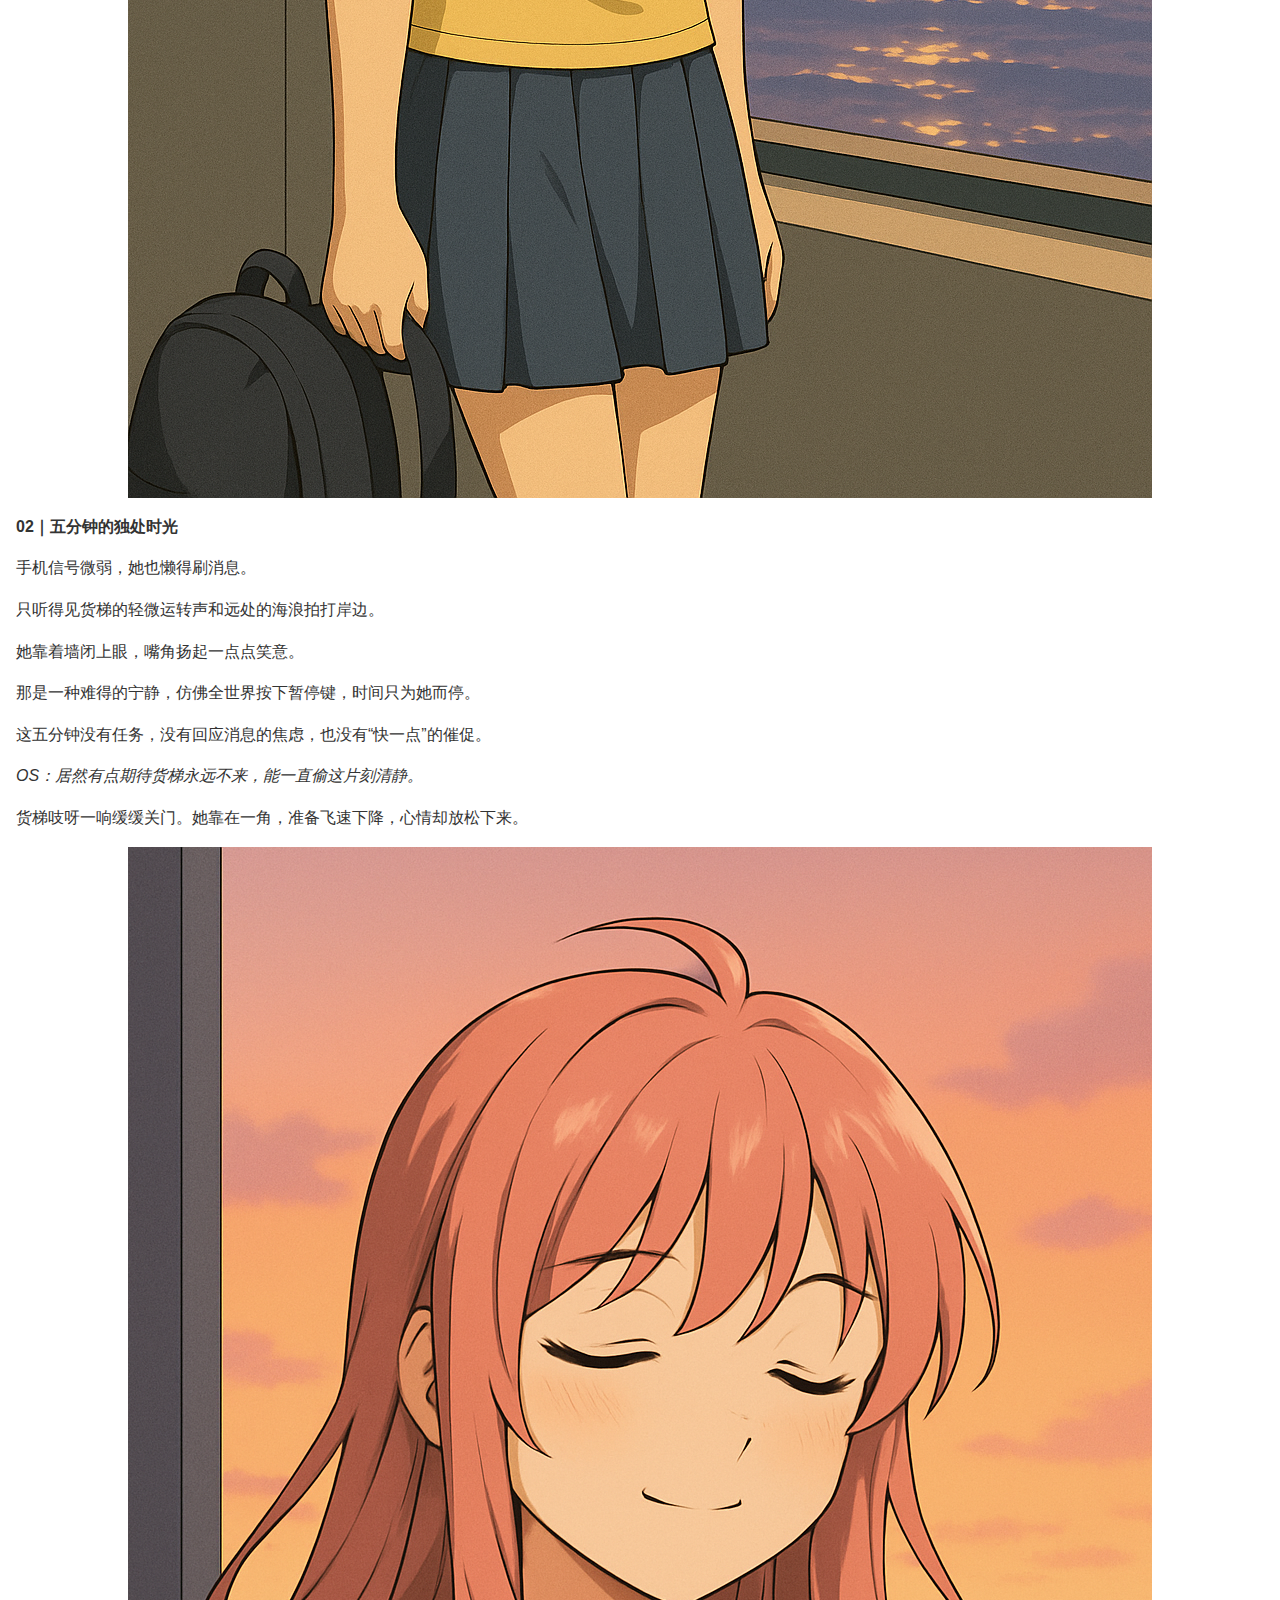
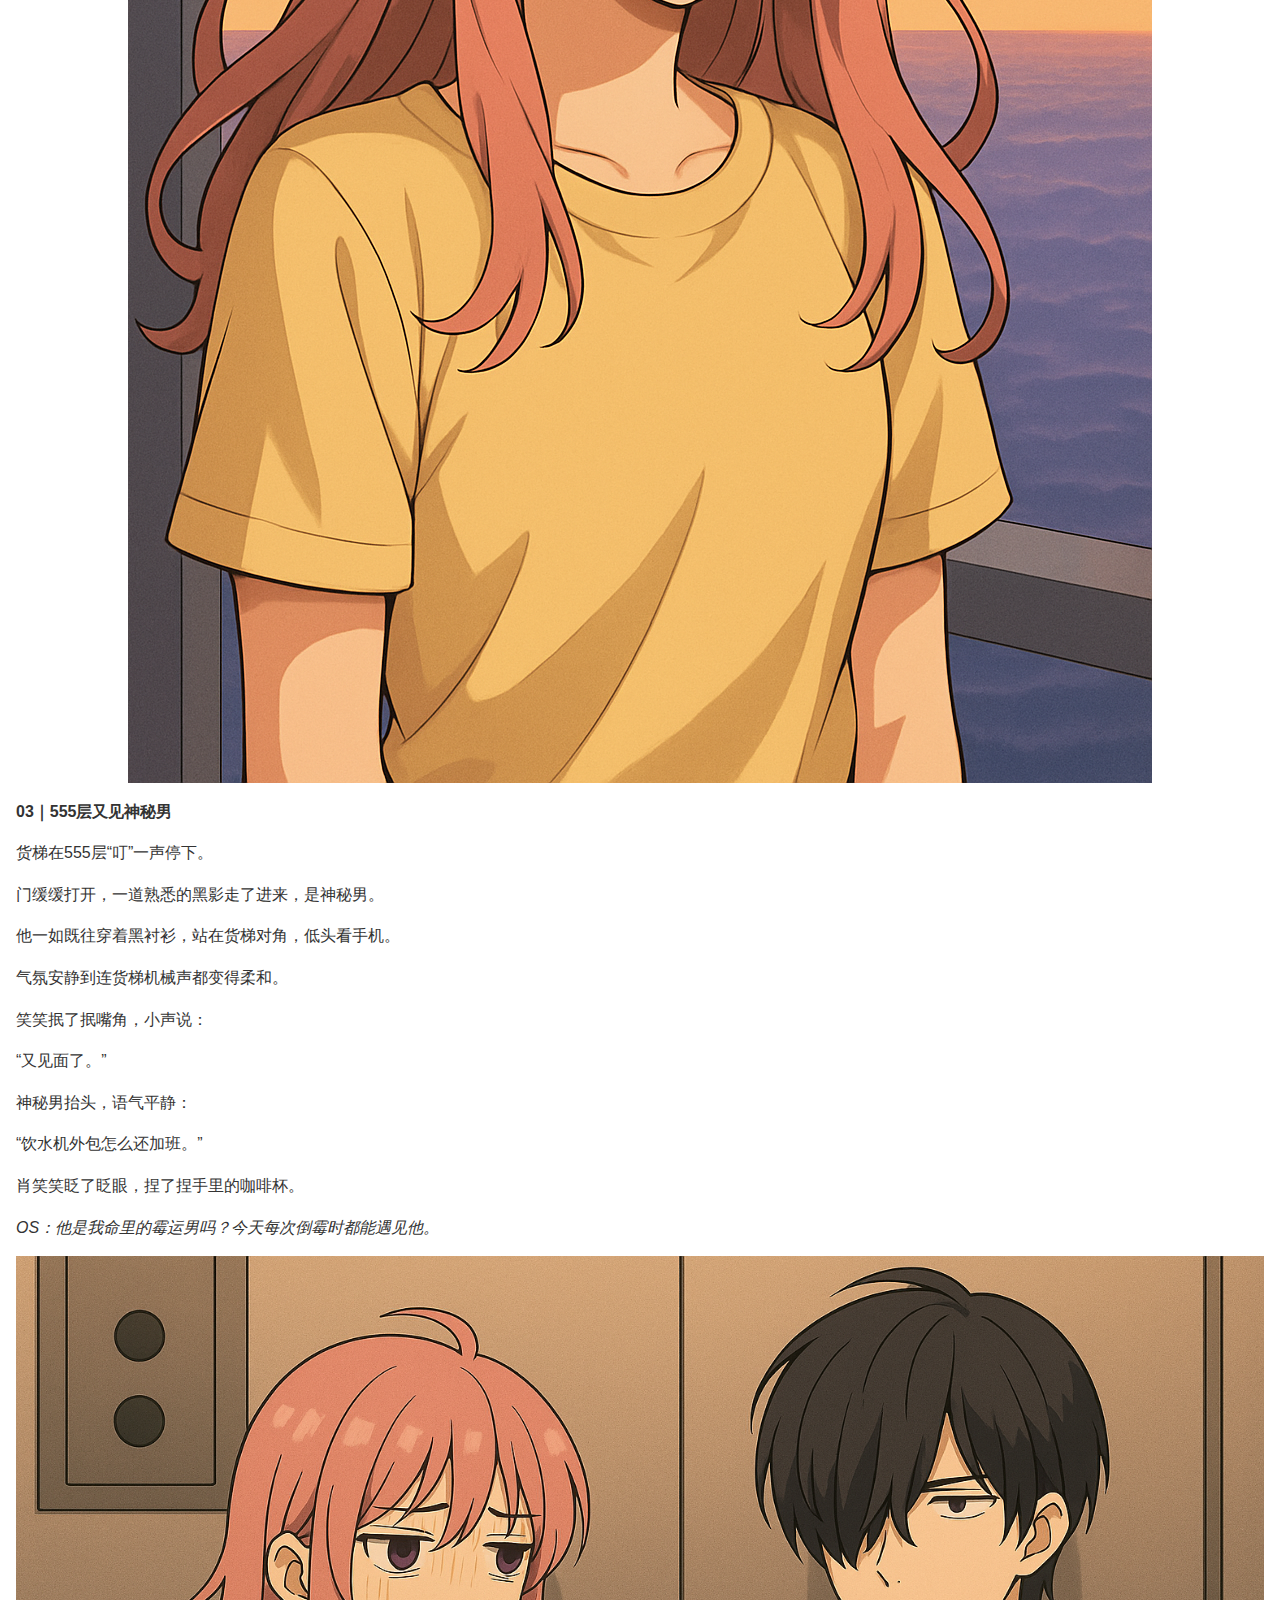
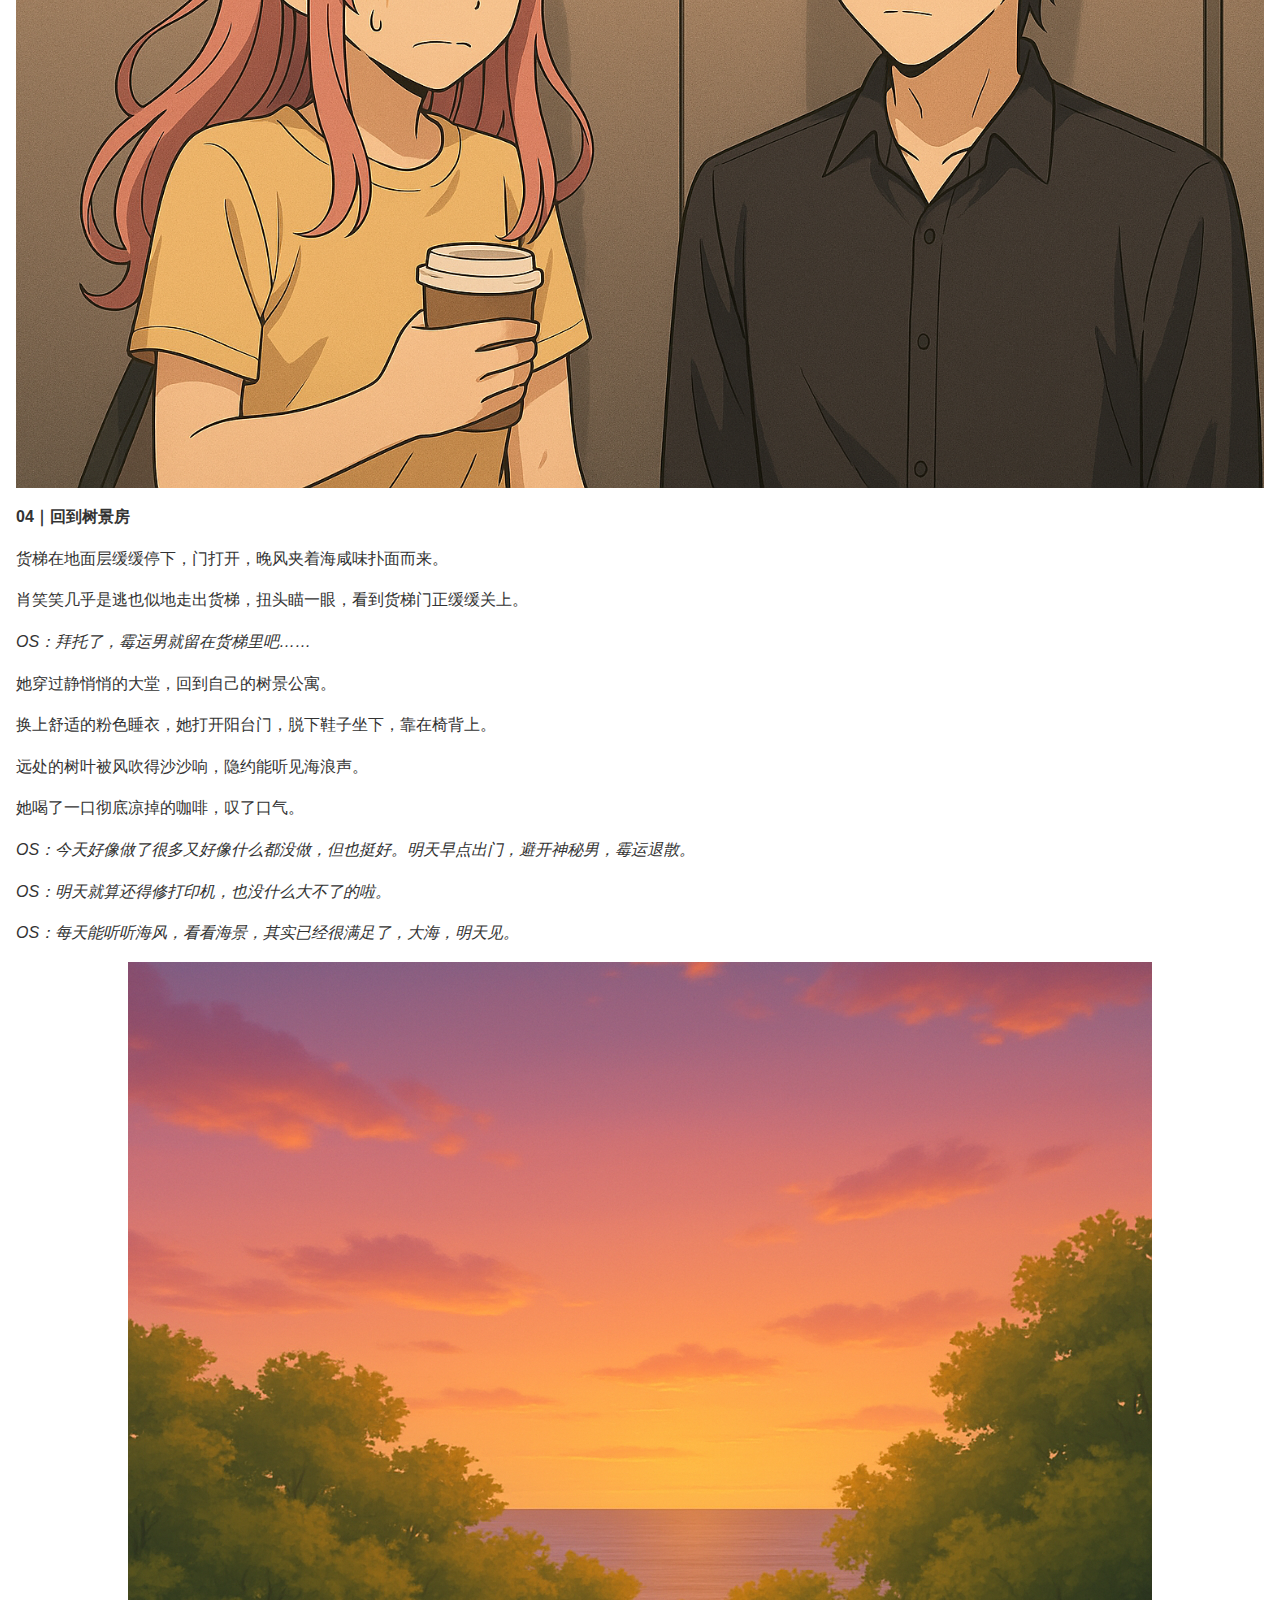
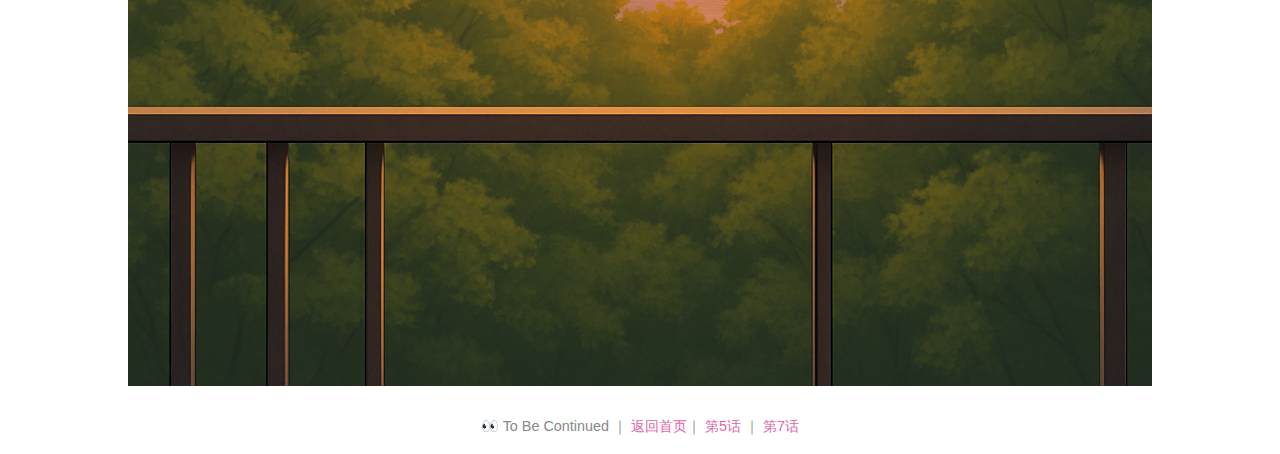
<file: episodes/06.html>
<!DOCTYPE html>
<html lang="zh">
<head>
  <meta charset="UTF-8">
  <meta name="viewport" content="width=device-width, initial-scale=1.0">
  <title>第6话：坐坐货梯，听听海风，霉运退散</title>
  <link rel="stylesheet" href="../assets/css/style.css">
</head>
<body>
  <h1>第6话：坐坐货梯，听听海风，霉运退散</h1>
  <h2>【封面】</h2>
  <p>傍晚的树景公寓阳台，肖笑笑听着树声海声，闭眼微笑。</p>
  <p><em>OS：虽然累爆，但今天，是值得记录的一天。</em></p>
  <p><img src="../assets/img/cover6.png" alt="在树景阳台听海风的肖笑笑" /></p>

  <main class="episode">
    <h2>【正文】</h2>

    <h2>01｜加班后的独行</h2>
    <p>夜幕降临，办公室逐渐清空。</p>
    <p>肖笑笑收好笔电和工具包，走向货梯，果断地按下按钮。</p>
    <p>等待货梯的时间，落地窗外，天色被橘紫色染满，海平线泛起粼粼波光。</p>
    <p><em>OS：没人说货梯不能承载浪漫。</em></p>
    <p>货梯迟迟不来，她靠在一旁的墙边，背包垂在脚边。</p>
    <p>手边是今天没喝完的咖啡，背包里还有一包没吃的饼干。</p>
    <p><em>OS：虽然等得像在和宇宙对话，但这一刻，比按摩椅还放松。</em></p>
  <p><img src="../assets/img/61.png" alt="夕阳海景货梯前的肖笑笑" /></p>

    <h2>02｜五分钟的独处时光</h2>
    <p>手机信号微弱，她也懒得刷消息。</p>
    <p>只听得见货梯的轻微运转声和远处的海浪拍打岸边。</p>
    <p>她靠着墙闭上眼，嘴角扬起一点点笑意。</p>
    <p>那是一种难得的宁静，仿佛全世界按下暂停键，时间只为她而停。</p>
    <p>这五分钟没有任务，没有回应消息的焦虑，也没有“快一点”的催促。</p>
    <p><em>OS：居然有点期待货梯永远不来，能一直偷这片刻清静。</em></p>
    <p>货梯吱呀一响缓缓关门。她靠在一角，准备飞速下降，心情却放松下来。</p>
  <p><img src="../assets/img/62.png" alt="闭眼五分钟的独处时光" /></p>

    <h2>03｜555层又见神秘男</h2>
    <p>货梯在555层“叮”一声停下。</p>
    <p>门缓缓打开，一道熟悉的黑影走了进来，是神秘男。</p>
    <p>他一如既往穿着黑衬衫，站在货梯对角，低头看手机。</p>
    <p>气氛安静到连货梯机械声都变得柔和。</p>
    <p>笑笑抿了抿嘴角，小声说：</p>
    <p>“又见面了。”</p>
    <p>神秘男抬头，语气平静：</p>
    <p>“饮水机外包怎么还加班。”</p>
    <p>肖笑笑眨了眨眼，捏了捏手里的咖啡杯。</p>
    <p><em>OS：他是我命里的霉运男吗？今天每次倒霉时都能遇见他。</em></p>
  <p><img src="../assets/img/63.png" alt="又见霉运男" /></p>

    <h2>04｜回到树景房</h2>
    <p>货梯在地面层缓缓停下，门打开，晚风夹着海咸味扑面而来。</p>
    <p>肖笑笑几乎是逃也似地走出货梯，扭头瞄一眼，看到货梯门正缓缓关上。</p>
    <p><em>OS：拜托了，霉运男就留在货梯里吧……</em></p>
    <p>她穿过静悄悄的大堂，回到自己的树景公寓。</p>
    <p>换上舒适的粉色睡衣，她打开阳台门，脱下鞋子坐下，靠在椅背上。</p>
    <p>远处的树叶被风吹得沙沙响，隐约能听见海浪声。</p>
    <p>她喝了一口彻底凉掉的咖啡，叹了口气。</p>
    <p><em>OS：今天好像做了很多又好像什么都没做，但也挺好。明天早点出门，避开神秘男，霉运退散。</em></p>
    <p><em>OS：明天就算还得修打印机，也没什么大不了的啦。</em></p>
    <p><em>OS：每天能听听海风，看看海景，其实已经很满足了，大海，明天见。</em></p>
  <p><img src="../assets/img/64.png" alt="树景夕阳" /></p>
  </main>

  <footer>
    <p class="navigation">👀 To Be Continued ｜  <a href="../index.html">返回首页</a>｜ <a href="05.html">第5话</a> ｜ <a href="07.html">第7话</a></p>
 
  </footer>
</body>
</html>
</file>
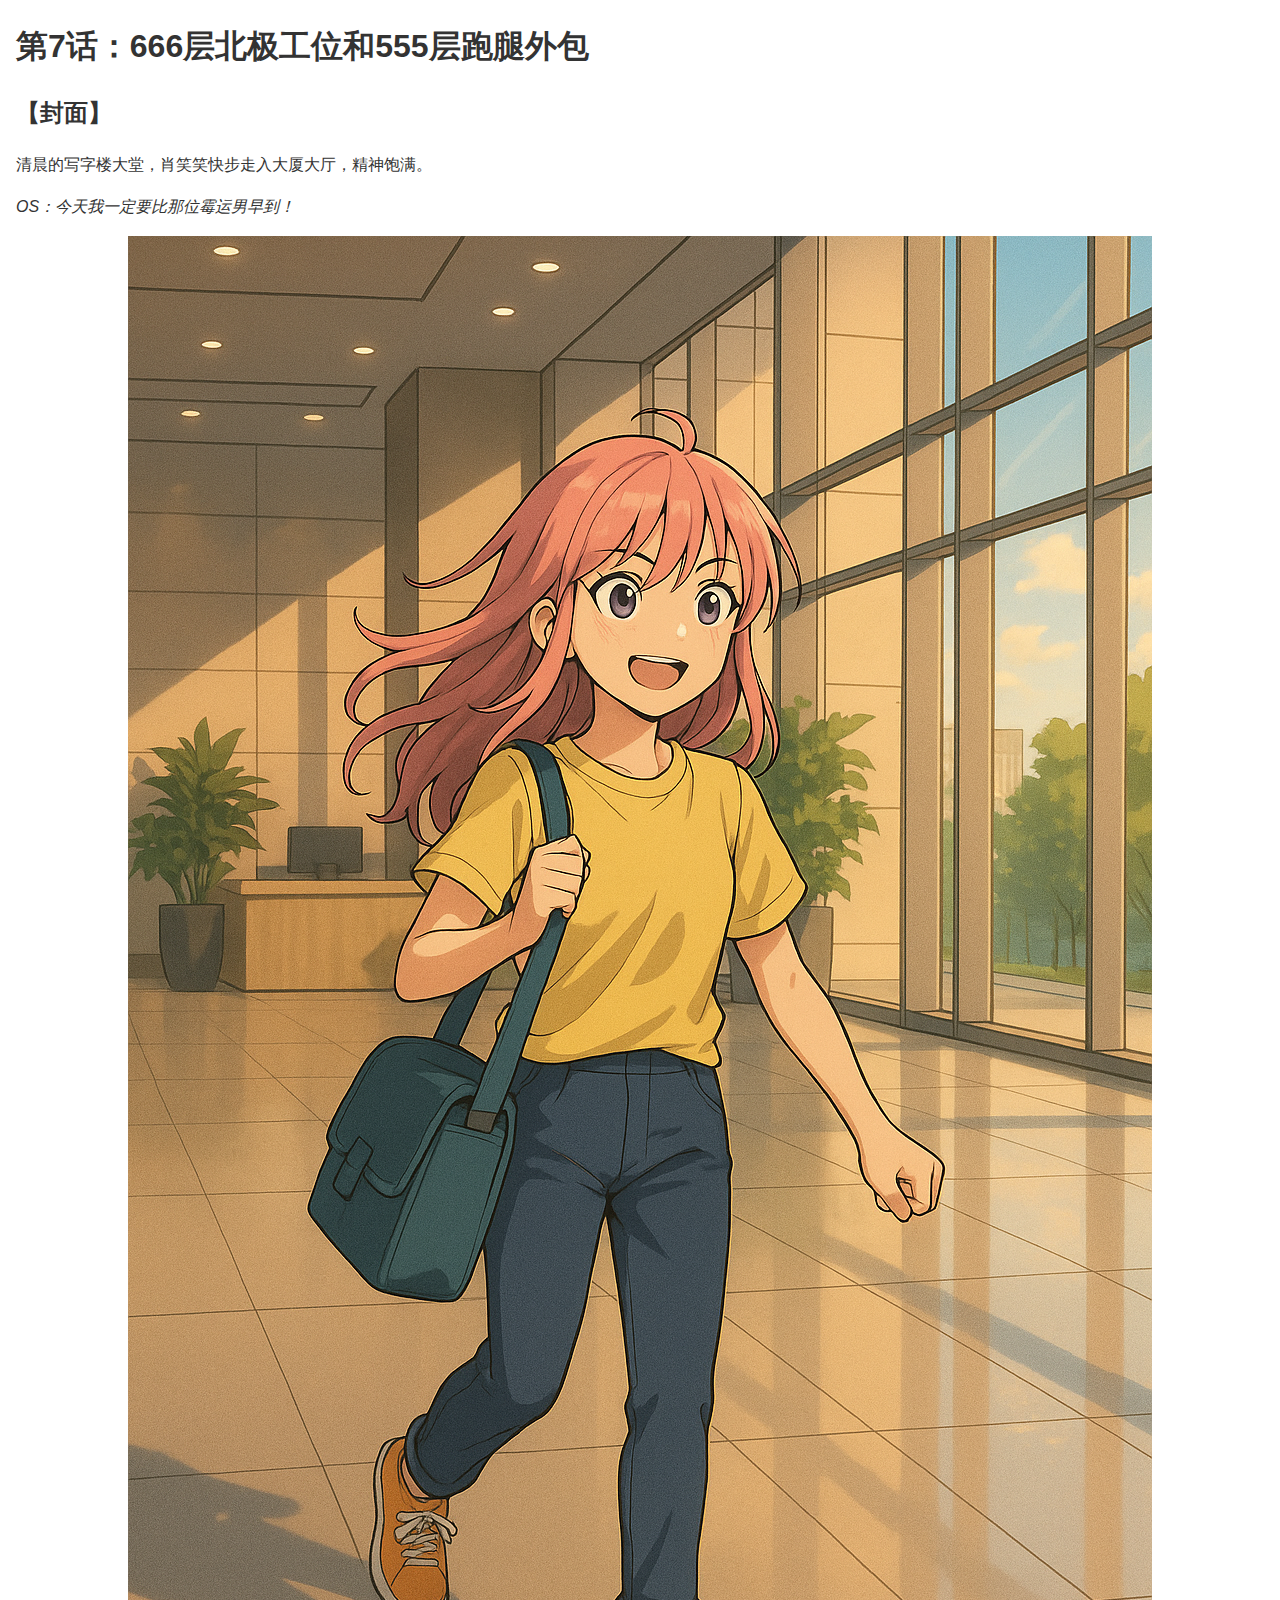
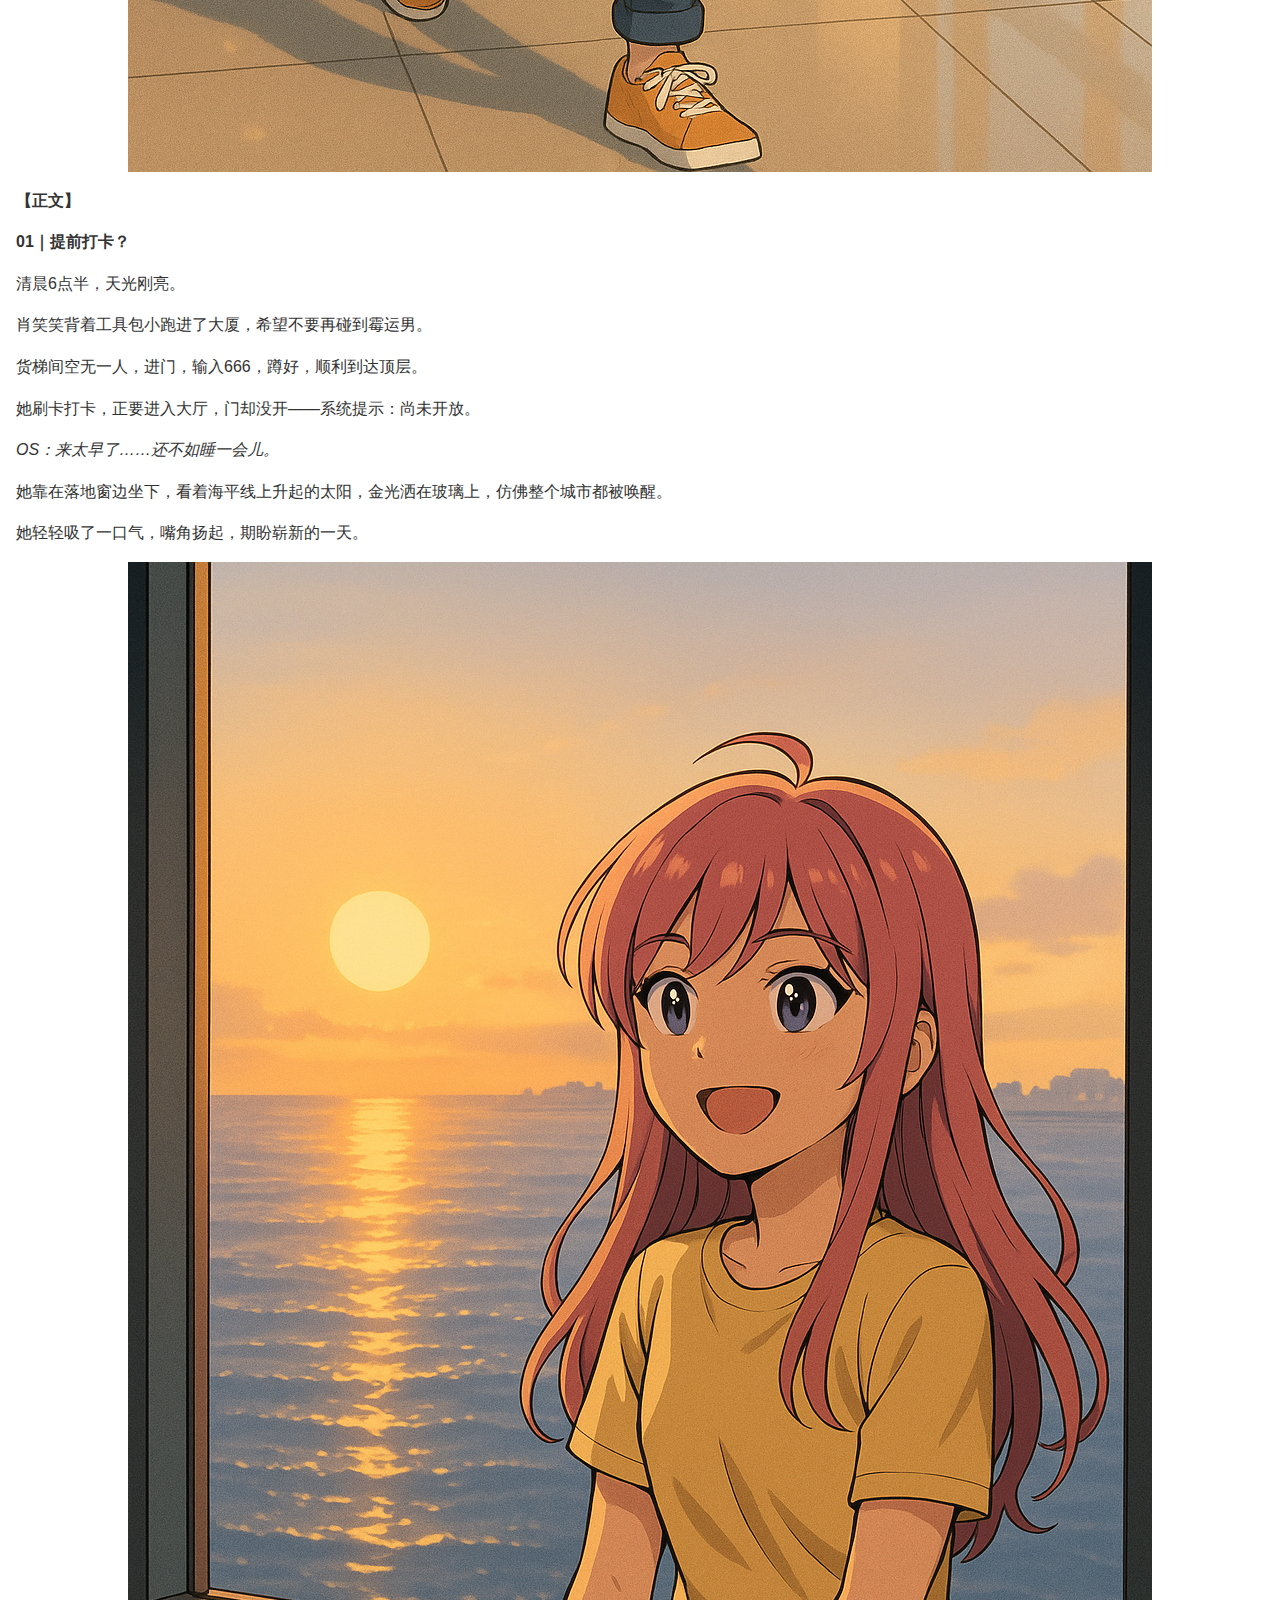
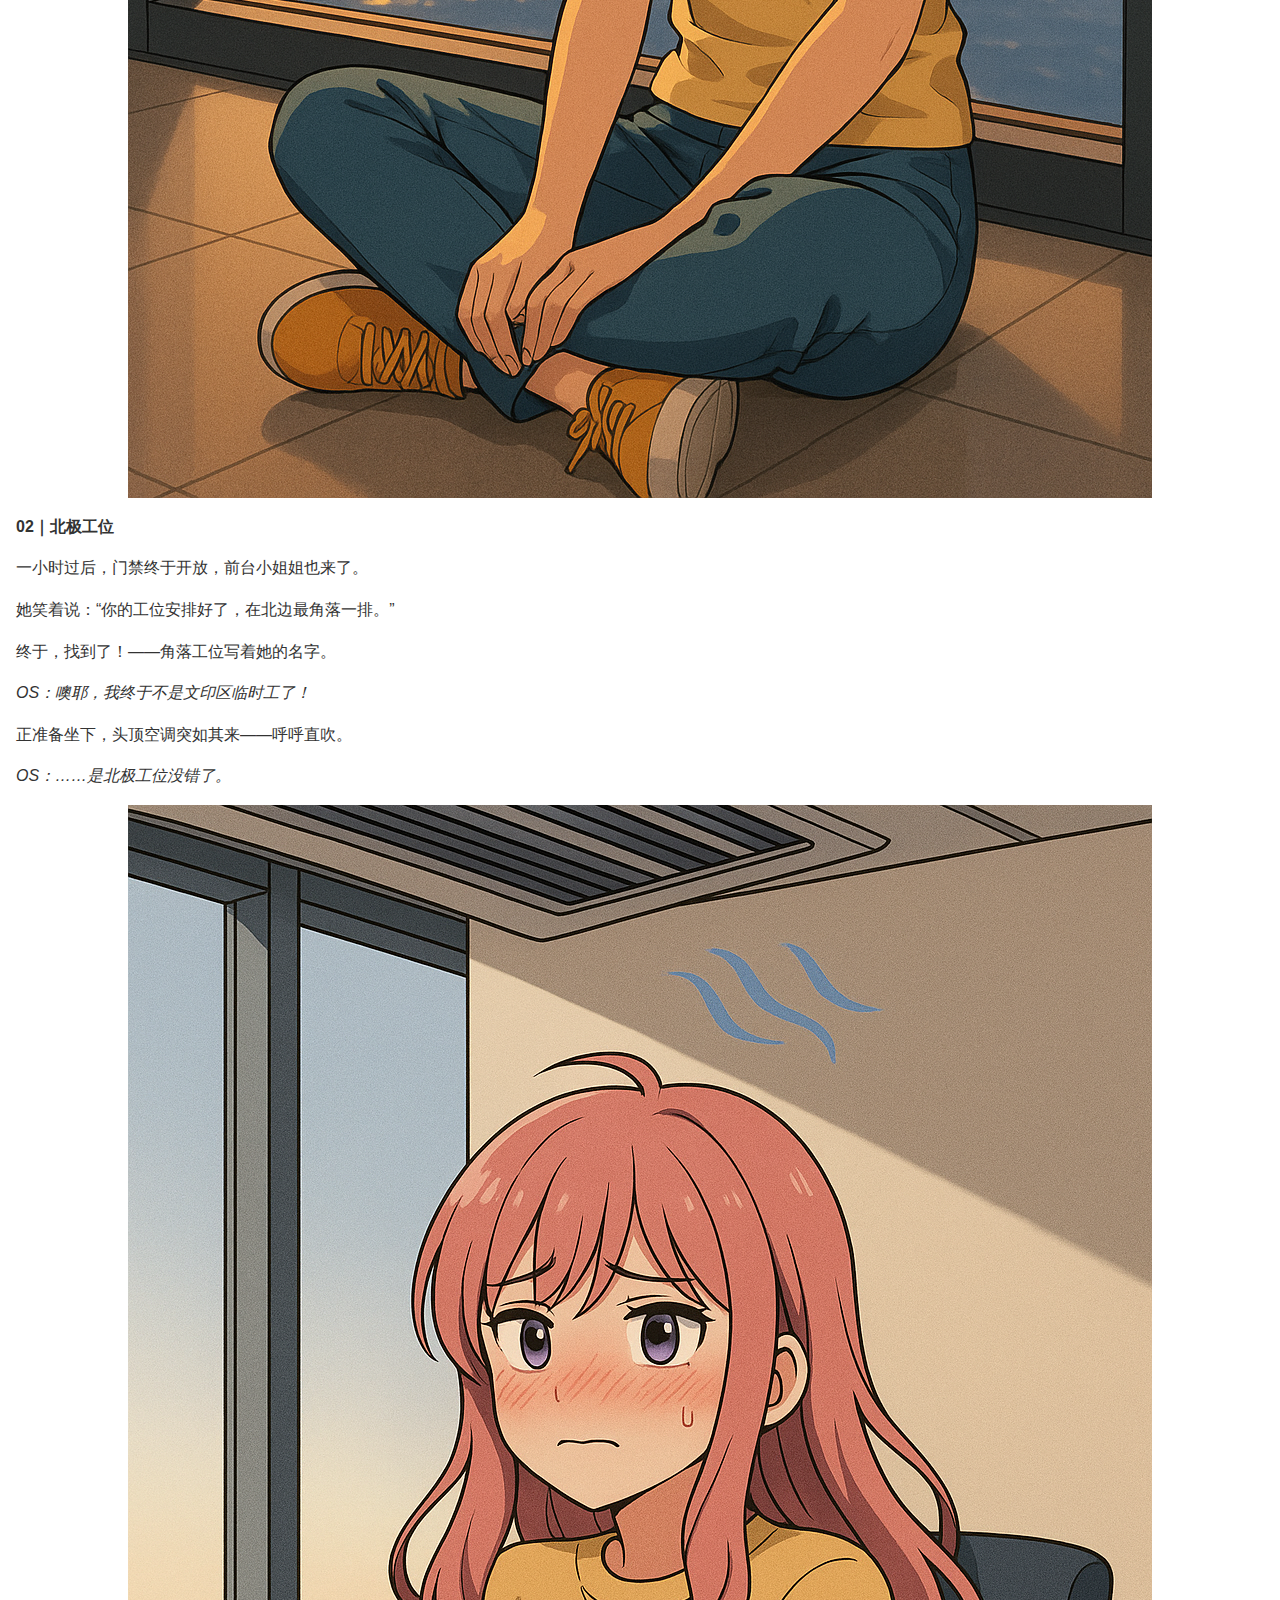
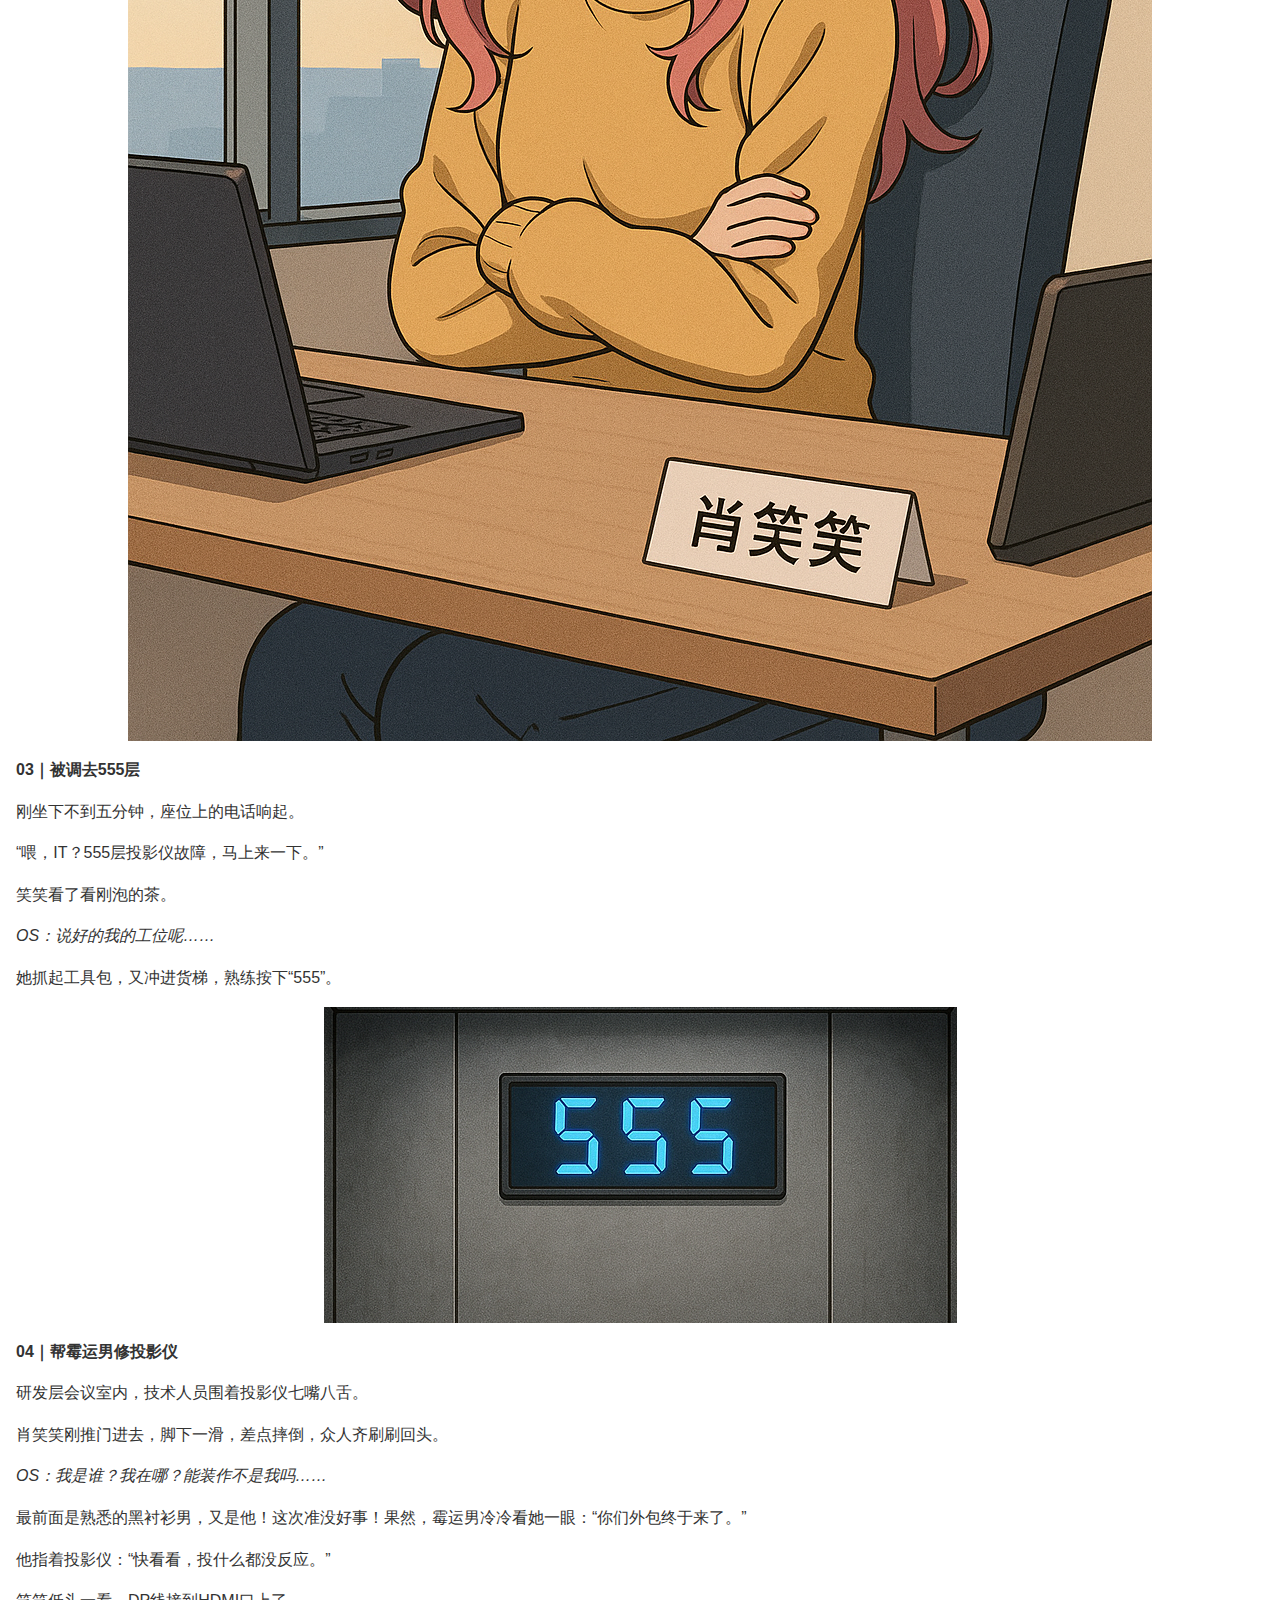
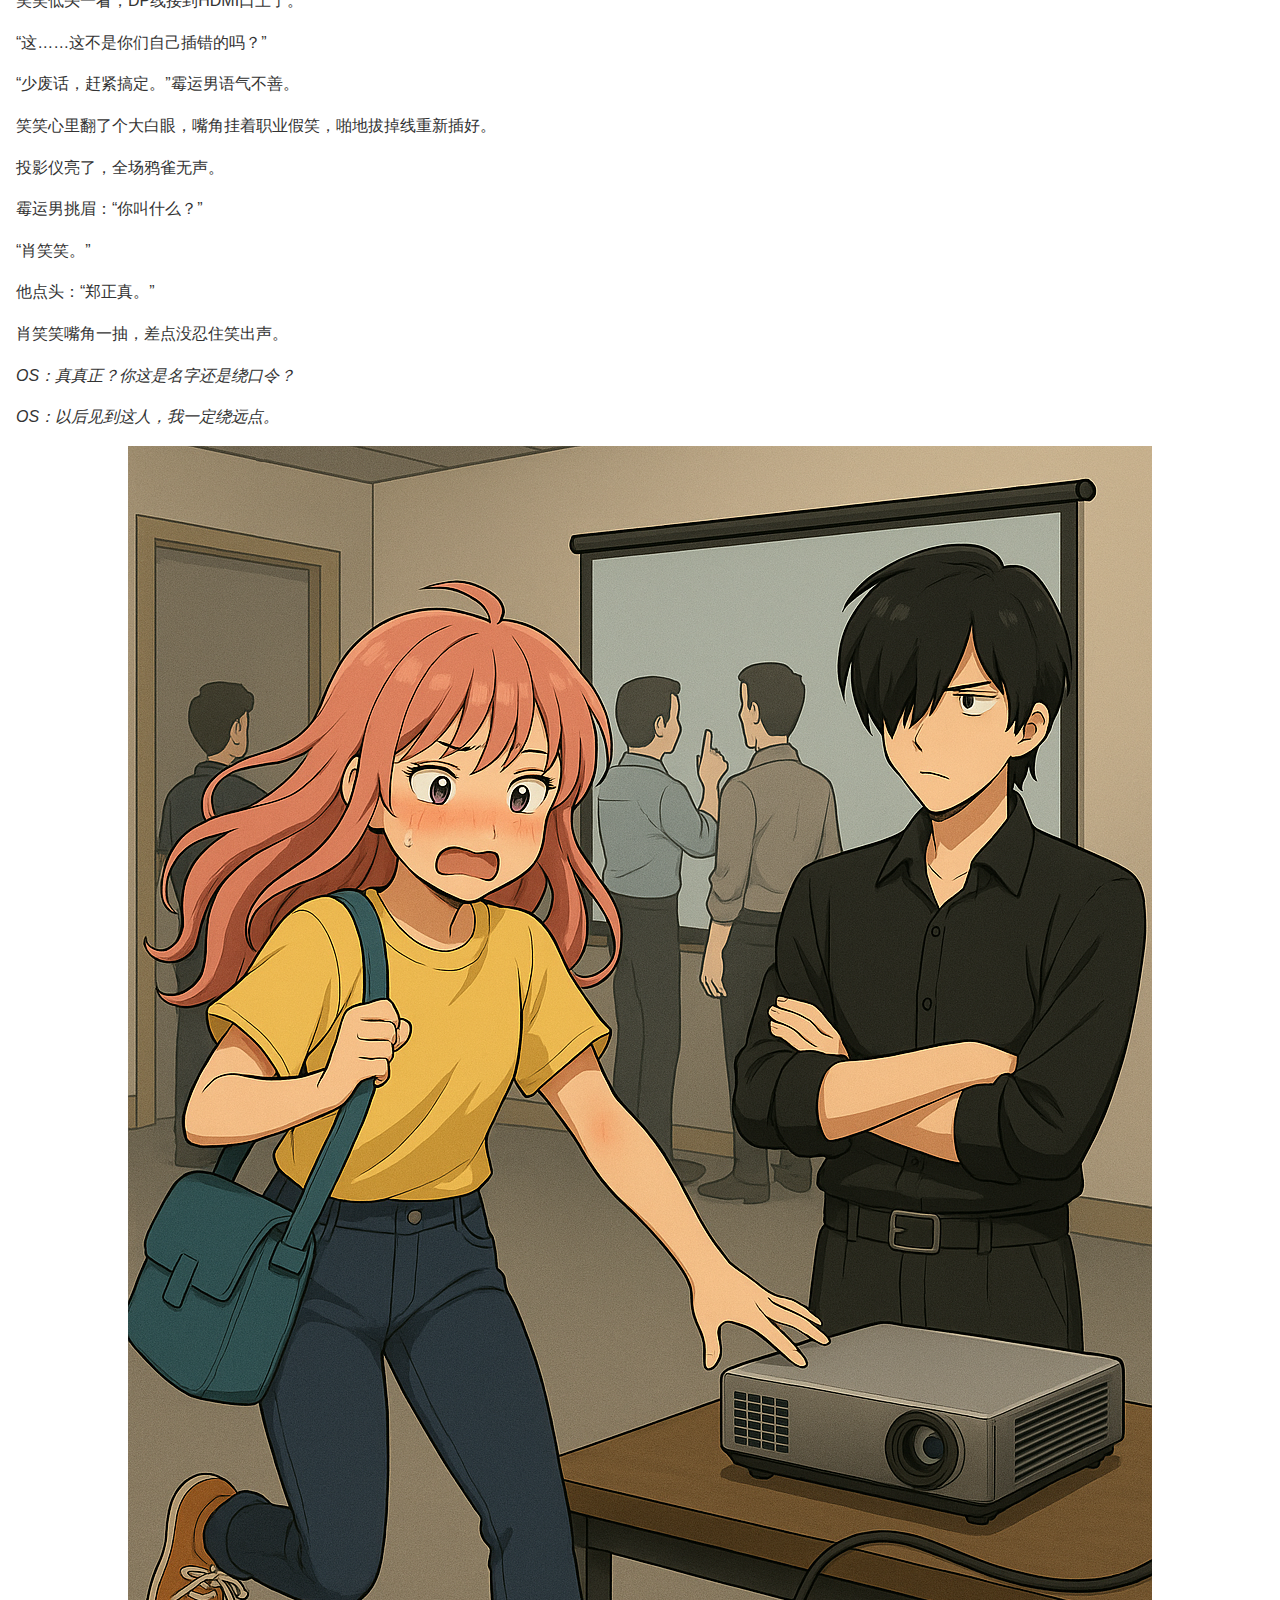
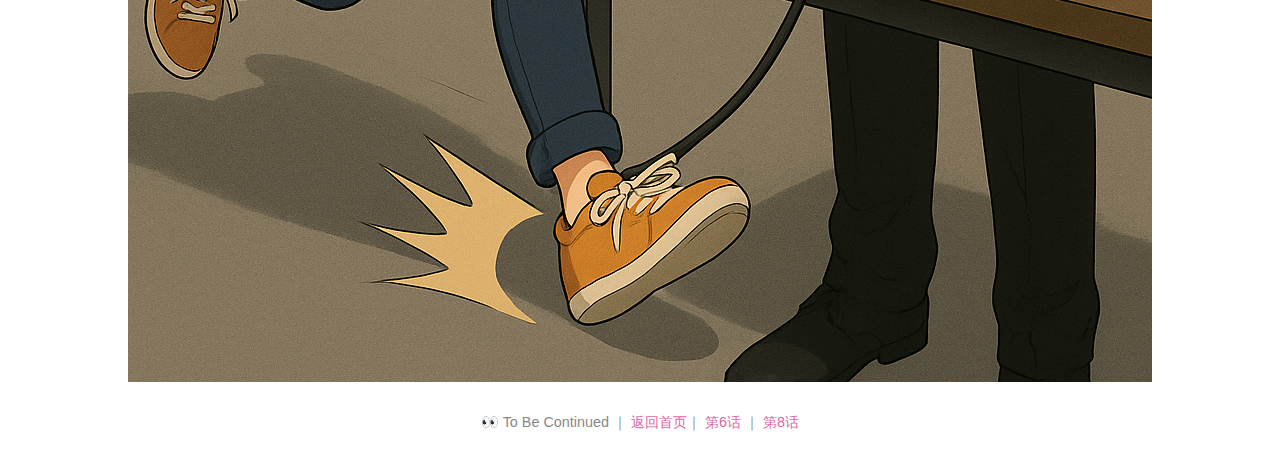
<file: episodes/07.html>
<!DOCTYPE html>
<html lang="zh">
<head>
  <meta charset="UTF-8">
  <meta name="viewport" content="width=device-width, initial-scale=1.0">
  <title>第7话：666层北极工位和555层跑腿外包</title>
  <link rel="stylesheet" href="../assets/css/style.css">
</head>
<body>
  <h1>第7话：666层北极工位和555层跑腿外包</h1>
  <h2>【封面】</h2>
  <p>清晨的写字楼大堂，肖笑笑快步走入大厦大厅，精神饱满。</p>
  <p><em>OS：今天我一定要比那位霉运男早到！</em></p>
  <p><img src="../assets/img/cover7.png" alt="清晨进入写字楼的肖笑笑" /></p>

  <main class="episode">
    <h2>【正文】</h2>

    <h2>01｜提前打卡？</h2>
    <p>清晨6点半，天光刚亮。</p>
    <p>肖笑笑背着工具包小跑进了大厦，希望不要再碰到霉运男。</p>
    <p>货梯间空无一人，进门，输入666，蹲好，顺利到达顶层。</p>
    <p>她刷卡打卡，正要进入大厅，门却没开——系统提示：尚未开放。</p>
    <p><em>OS：来太早了……还不如睡一会儿。</em></p>
    <p>她靠在落地窗边坐下，看着海平线上升起的太阳，金光洒在玻璃上，仿佛整个城市都被唤醒。</p>
    <p>她轻轻吸了一口气，嘴角扬起，期盼崭新的一天。</p>
  <p><img src="../assets/img/71.png" alt="坐在地上看朝阳的肖笑笑" /></p>

    <h2>02｜北极工位</h2>
    <p>一小时过后，门禁终于开放，前台小姐姐也来了。</p>
    <p>她笑着说：“你的工位安排好了，在北边最角落一排。”</p>
    <p>终于，找到了！——角落工位写着她的名字。</p>
    <p><em>OS：噢耶，我终于不是文印区临时工了！</em></p>
    <p>正准备坐下，头顶空调突如其来——呼呼直吹。</p>
    <p><em>OS：……是北极工位没错了。</em></p>
  <p><img src="../assets/img/72.png" alt="吹冷风的肖笑笑" /></p>


    <h2>03｜被调去555层</h2>
    <p>刚坐下不到五分钟，座位上的电话响起。</p>
    <p>“喂，IT？555层投影仪故障，马上来一下。”</p>
    <p>笑笑看了看刚泡的茶。</p>
    <p><em>OS：说好的我的工位呢……</em></p>
    <p>她抓起工具包，又冲进货梯，熟练按下“555”。</p>
  <p><img src="../assets/img/73.png" alt="555" /></p>

    <h2>04｜帮霉运男修投影仪</h2>
    <p>研发层会议室内，技术人员围着投影仪七嘴八舌。</p>
    <p>肖笑笑刚推门进去，脚下一滑，差点摔倒，众人齐刷刷回头。</p>
    <p><em>OS：我是谁？我在哪？能装作不是我吗……</em></p>
    <p>最前面是熟悉的黑衬衫男，又是他！这次准没好事！果然，霉运男冷冷看她一眼：“你们外包终于来了。”</p>
    <p>他指着投影仪：“快看看，投什么都没反应。”</p>
    <p>笑笑低头一看，DP线接到HDMI口上了。</p>
    <p>“这……这不是你们自己插错的吗？”</p>
    <p>“少废话，赶紧搞定。”霉运男语气不善。</p>
    <p>笑笑心里翻了个大白眼，嘴角挂着职业假笑，啪地拔掉线重新插好。</p>
    <p>投影仪亮了，全场鸦雀无声。</p>
    <p>霉运男挑眉：“你叫什么？”</p>
    <p>“肖笑笑。”</p>
    <p>他点头：“郑正真。”</p>
    <p>肖笑笑嘴角一抽，差点没忍住笑出声。</p>
    <p><em>OS：真真正？你这是名字还是绕口令？</em></p>
    <p><em>OS：以后见到这人，我一定绕远点。</em></p>
  <p><img src="../assets/img/74.png" alt="肖笑笑又遇见霉运男" /></p>

  </main>

  <footer>
    <p class="navigation">👀 To Be Continued ｜  <a href="../index.html">返回首页</a>｜ <a href="06.html">第6话</a> ｜ <a href="08.html">第8话</a></p>
 
  </footer>
</body>
</html>
</file>
<file: assets/css/style.css>
body {
  font-family: -apple-system, BlinkMacSystemFont, "Helvetica Neue", "Segoe UI", sans-serif;
  font-size: 16px;
  line-height: 1.6;
  color: #333;
  margin: 1em;
}

.episode {
  font-size: 1em;
  line-height: 1.6;
}

.episode p,
.episode h1,
.episode h2 {
  margin-bottom: 1em;
  font-size: 1em;
}

@media screen and (max-width: 768px) {
  body {
    font-size: 16px;
  }
}



header {
  text-align: center;
  background: #f8e6e0;
  padding: 1em;
  border-radius: 8px;
}
nav {
  margin-top: 2em;
  text-align: center;
}
nav a {
  margin: 0 1em;
  text-decoration: none;
  font-weight: bold;
  color: #e06287;
}
img {
  max-width: 100%;
  display: block;
  margin: 1em auto;
}
footer {
  margin-top: 2em;
  text-align: center;
  font-size: 0.9em;
  color: #888;
}
a {
  color: #e066a7; /* 柔和玫红色 */
  text-decoration: none;
}
a:hover {
  text-decoration: underline;
}
</file>
